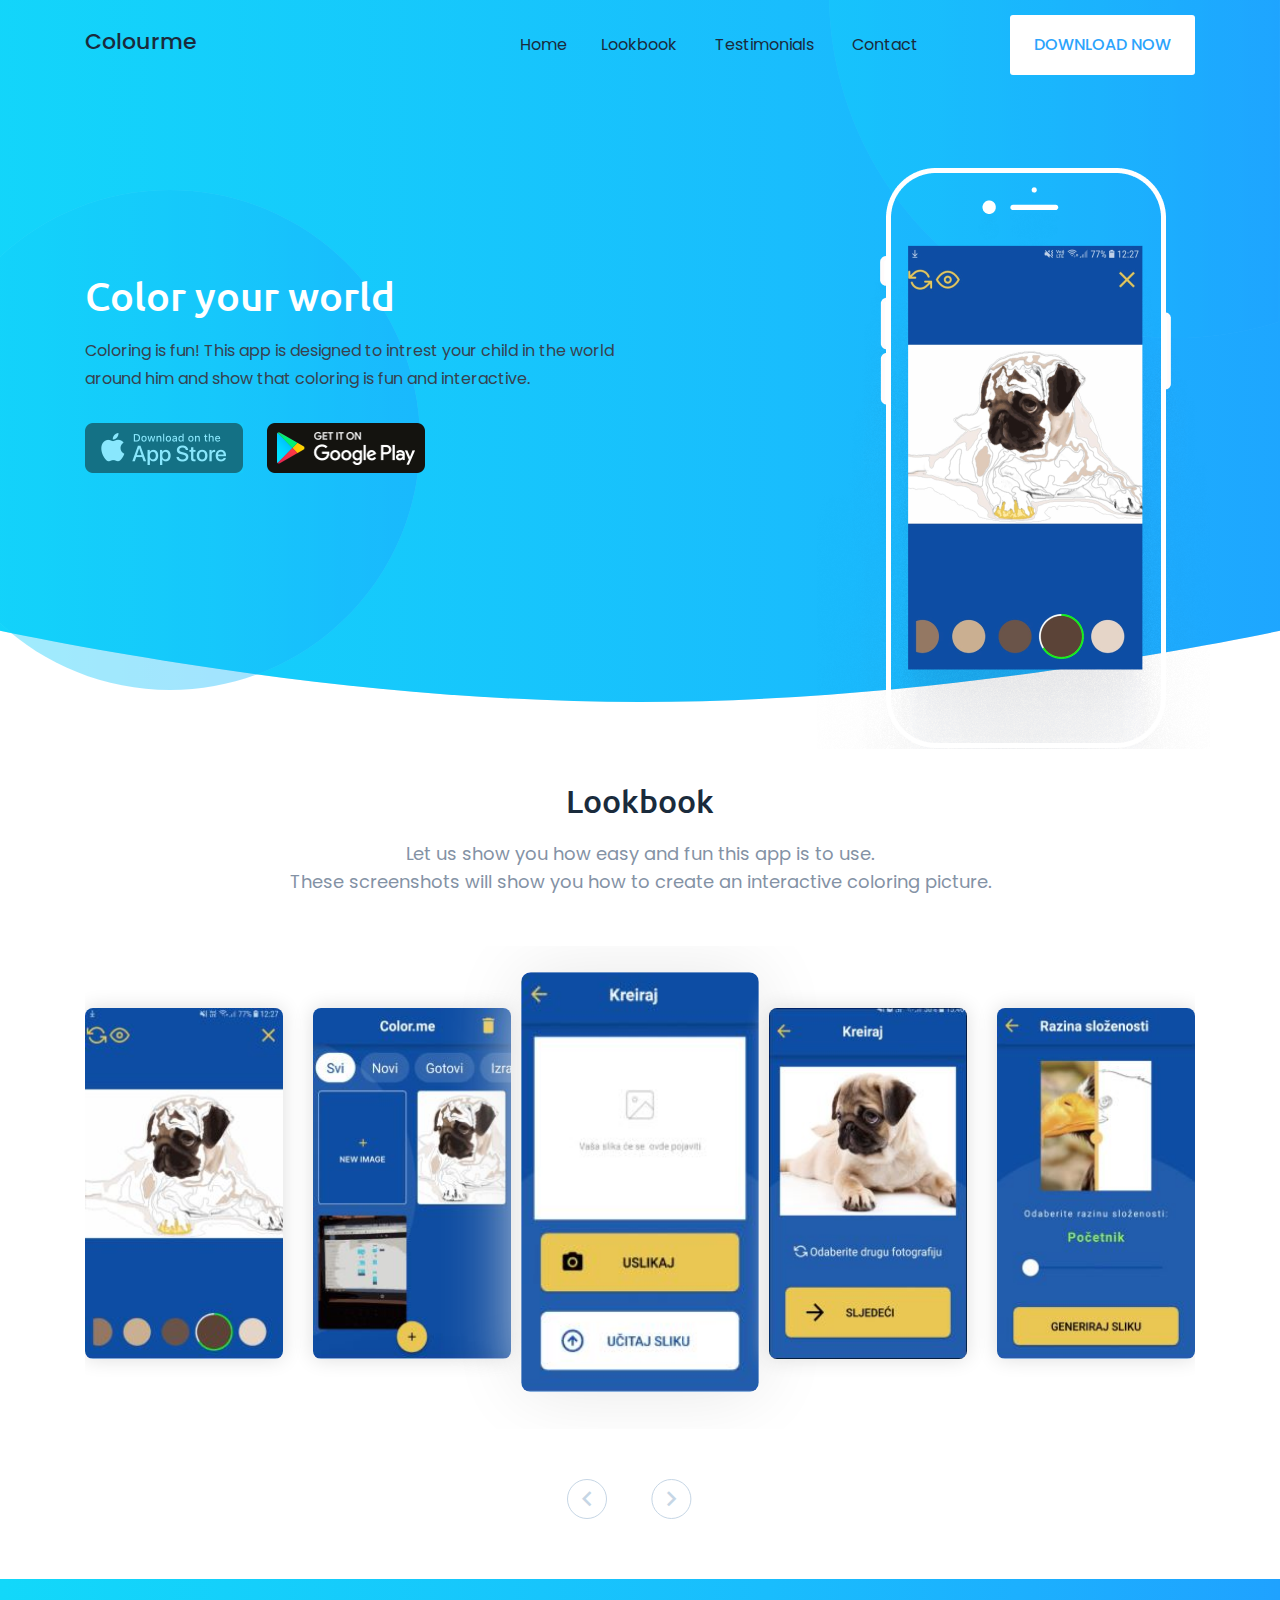
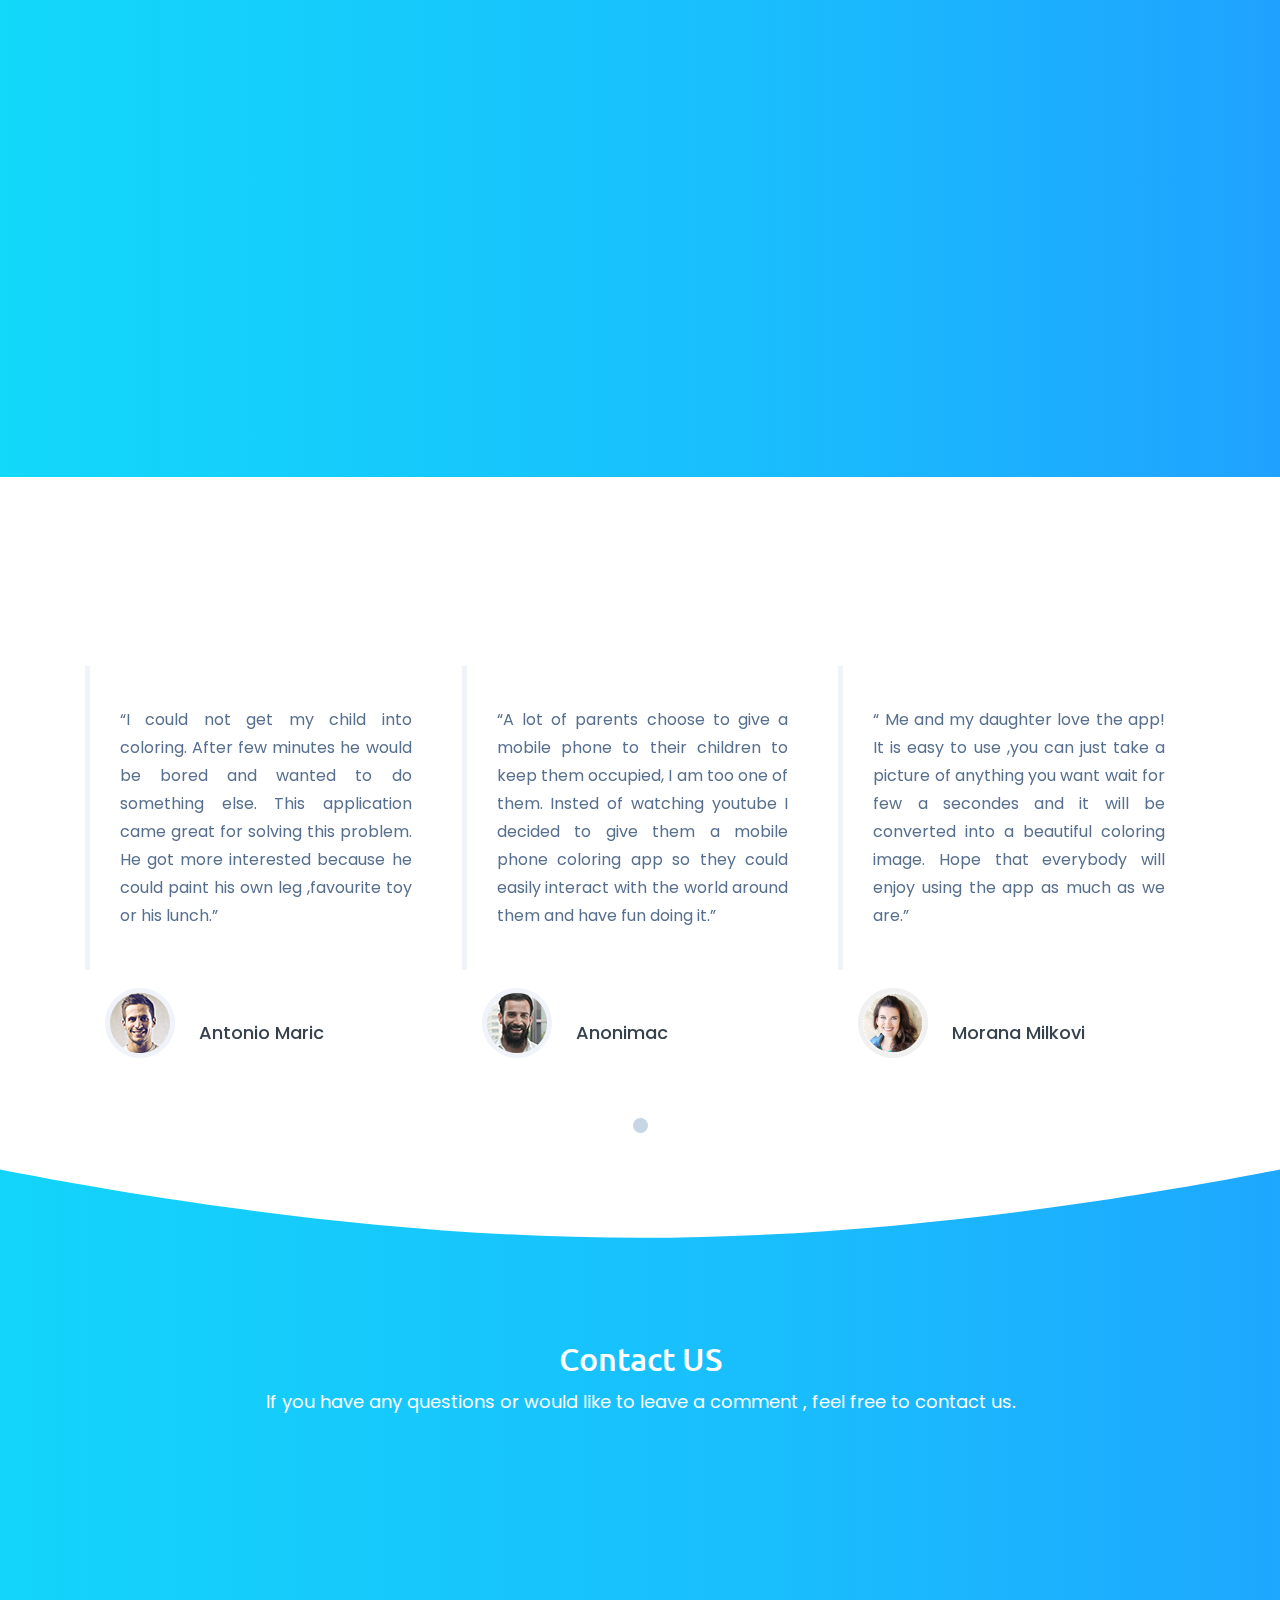
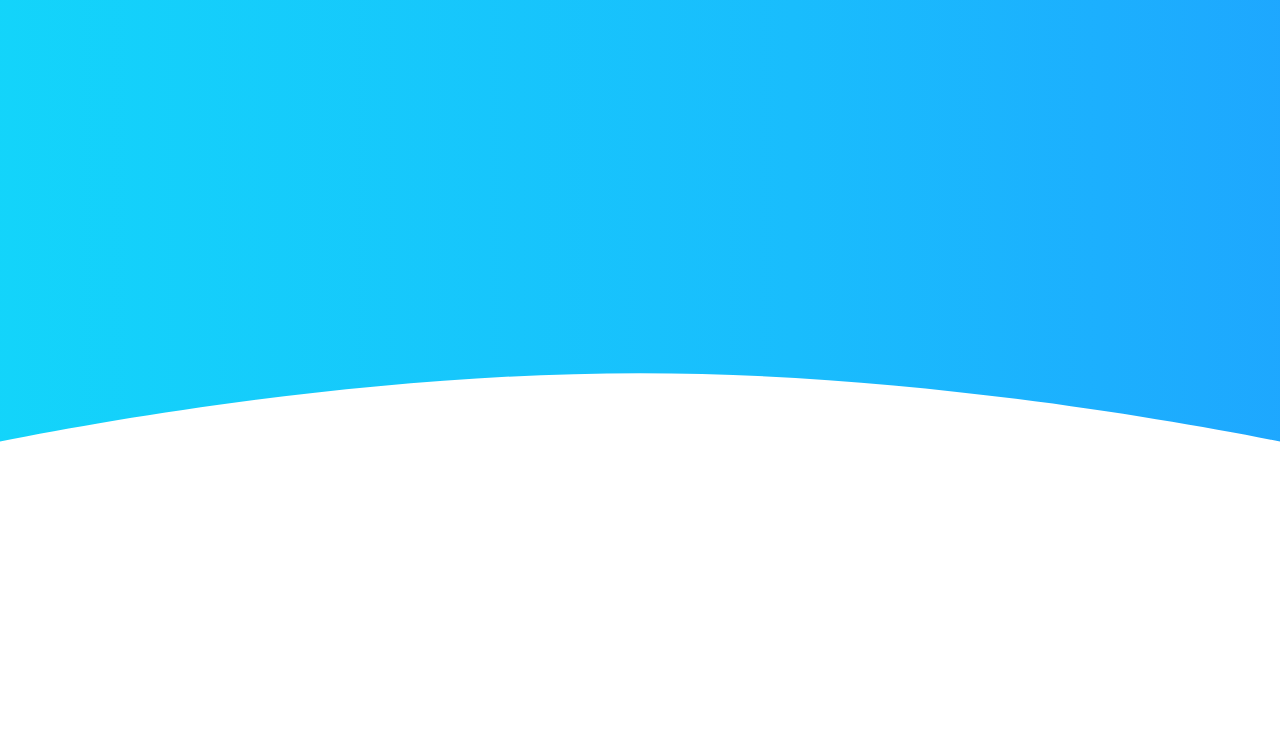
<file: index.html>
<!DOCTYPE html>
<html lang="en">

<head>
    <meta charset="utf-8">
    <meta http-equiv="X-UA-Compatible" content="IE=edge">
    <meta name="viewport" content="width=device-width, initial-scale=1">
    <!-- FAVICON -->
    <link rel="icon" href="assets/img/icon_pencil.png">
    <!-- TITLE -->
    <title>Colourme</title>
    <!-- bootstrap.min.css -->
    <link href="assets/css/bootstrap.min.css" rel="stylesheet">
    <!-- font-awesome.min.css -->
    <link href="assets/css/material-design-iconic-font.min.css" rel="stylesheet">
    <!-- slicknav.min.css -->
    <link href="assets/css/slicknav.min.css" rel="stylesheet">
    <!-- magnific popup.css -->
    <link href="assets/css/magnific-popup.css" rel="stylesheet">
    <!-- owl.css -->
    <link href="assets/css/owl.carousel.css" rel="stylesheet">
    <!-- animate.min.css -->
    <link href="assets/css/animate.min.css" rel="stylesheet">
    <!-- style.css -->
    <link href="style.css" rel="stylesheet">
    <!--[if lt IE 9]>
        <script src="https://oss.maxcdn.com/html5shiv/3.7.2/html5shiv.min.js"></script>
        <script src="https://oss.maxcdn.com/respond/1.4.2/respond.min.js"></script>
        <![endif]-->
</head>

<body class="home7">
    <!--  page loader -->
    <div id="loader-wrapper">
        <div id="loader"></div>
        <div class="loader-section section-left"></div>
        <div class="loader-section section-right"></div>
    </div>
    <!--  page loader end -->
    <div id="home"></div>
    <!--  header area start -->
    <div class="header-area cta3">
        <div class="container">
            <div class="row">
                <div class="col-md-2">
                    <div class="logo cta">
                        <a>Colourme</a>
                    </div>
                </div>
                <div class="col-md-10 text-right">
                    <div class="responsive_menu"></div>
                    <div class="mainmenu">
                        <ul id="nav">
                            <li>
                                <a href="#home">Home</a>
                                <!--<ul class="drop-menu">
            <li><a href="home1.html">Home 1</a></li>
            <li><a href="home2.html">Home 2</a></li>
            <li><a href="home3.html">Home 3</a></li>
            <li><a href="home4.html">Home 4</a></li>
            <li><a href="home5.html">Home 5</a></li>
            <li><a href="home6.html">Home 6</a></li>
            <li><a href="home7.html">Home 7</a></li>
            <li><a href="home8.html">Home 8</a></li>
        </ul>
    </li>
        -->
                                <!--<li><a href="#about">About</a></li>-->
<li><a href="#featured">Lookbook</a></li>
                            <!-- <li><a href="#pricing">Pricing</a></li>-->
                            <li><a href="#testimonial">Testimonials</a></li>
                            <li><a href="#contact">Contact</a></li>
                        </ul>
                        <a href="https://play.google.com/store/apps" class="header-btn">download now</a>
                    </div>
                </div>
            </div>
        </div>
    </div>
    <!--  header area end -->
    <!--  hero area start -->
    <div class="main-hero-area cta7">
        <div class="container">
            <div class="row">
                <div class="col-md-6">
                    <div class="hero-txt">
                        <h1>
                            Color your world
                        </h1>
                        Coloring is fun! This app is designed to intrest your child in the world around him
                        and show that coloring is fun and interactive.
                        </p>
                        <a class="home7-download-btn" ></a>
                        <a class="home7-download-btn2" href="https://play.google.com/store/apps"></a>
                    </div>
                </div>
                <div class="col-md-6 text-right">
                    <div class="home4-hero-mobile wow fadeInDown">
                        <img src="assets/img/desktop-screenshot-coloring.png" alt="">
                    </div>
                </div>
            </div>
        </div>
    </div>
    <!--  hero area start -->
    <!--  about area start -->
    <!--
    <div class="home3-about-area wow fadeInUp" id="about">
        <div class="container">
            <div class="row">
                <div class="col-md-4 text-center">
                    <div class="about-single-item">
                        <div class="about-single-icon">
                            <span style="background: url(assets/img/icon_support_v7.png);"></span>
                        </div>
                        <div class="about-single-content">
                            <h4>24/7 Support</h4>
                            <p>Apps that are not preinstalled are usually available through distribution platforms called app stores.</p>
                        </div>
                    </div>
                </div>
                <div class="col-md-4 text-center">
                    <div class="about-single-item">
                        <div class="about-single-icon">
                            <span style="background: url(assets/img/icon_privacy_v7.png);"></span>
                        </div>
                        <div class="about-single-content">
                            <h4>Data Privacy</h4>
                            <p>Apps that are not preinstalled are usually available through distribution platforms called app stores.</p>
                        </div>
                    </div>
                </div>
                <div class="col-md-4 text-center">
                    <div class="about-single-item">
                        <div class="about-single-icon cta">
                            <span style="background: url(assets/img/icon_code_v7.png);"></span>
                        </div>
                        <div class="about-single-content">
                            <h4>Friendly Code</h4>
                            <p>Apps that are not preinstalled are usually available through distribution platforms called app stores.</p>
                        </div>
                    </div>
                </div>
            </div>
        </div>
    </div>
         -->
    <!--  about area end -->
    <!--  featured area start -->
    <!--
    <div class="featured-area" id="featured">
        <div class="container">
            <div class="row">
                <div class="col-md-12 wow fadeInUp text-center">
                    <div class="featured-title">
                        <h2>Features</h2>
                    </div>
                </div>
            </div>
            <div class="row">
                <div class="col-lg-4 col-md-6 wow fadeInLeft">
                    <div class="featured-single cta11">
                        <span><img src="assets/img/home7-featured-icon1.png" alt=""></span>
                        <div class="featured-single-text">
                            <h4>User Friendly</h4>
                            <p>
                                Most such devices are sold with several
                                <br> apps bundled as installed.
                            </p>
                        </div>
                    </div>
                    <div class="featured-single">
                        <span><img src="assets/img/home7-featured-icon2.png" alt=""></span>
                        <div class="featured-single-text">
                            <h4>Unlimited Features</h4>
                            <p>
                                Most such devices are sold with several
                                <br> apps bundled as installed.
                            </p>
                        </div>
                    </div>
                    <div class="featured-single cta22">
                        <span><img src="assets/img/home7-featured-icon3.png" alt=""></span>
                        <div class="featured-single-text">
                            <h4>Smooth Typography</h4>
                            <p>
                                Most such devices are sold with several
                                <br> apps bundled as installed.
                            </p>
                        </div>
                    </div>
                </div>
                <div class="col-lg-4 wow fadeInUp d-nones">
                    <div class="featured-mobile">
                        <img src="assets/img/featured-mobile.png" alt="">
                    </div>
                </div>
                <div class="col-lg-4 col-md-6 wow fadeInRight">
                    <div class="featured-single cta33">
                        <span><img src="assets/img/home7-featured-icon4.png" alt=""></span>
                        <div class="featured-single-text">
                            <h4>Easy Installation</h4>
                            <p>
                                Most such devices are sold with several
                                <br> apps bundled as installed.
                            </p>
                        </div>
                    </div>
                    <div class="featured-single">
                        <span><img src="assets/img/home7-featured-icon5.png" alt=""></span>
                        <div class="featured-single-text">
                            <h4>Super Fast</h4>
                            <p>
                                Most such devices are sold with several
                                <br> apps bundled as installed.
                            </p>
                        </div>
                    </div>
                    <div class="featured-single cta44">
                        <span><img src="assets/img/home7-featured-icon6.png" alt=""></span>
                        <div class="featured-single-text">
                            <h4>Well Documented</h4>
                            <p>
                                Most such devices are sold with several
                                <br> apps bundled as installed.
                            </p>
                        </div>
                    </div>
                </div>
            </div>
        </div>
    </div>
    -->
    <!--  featured area end -->
    <!--  screenshot area start -->
    <div class="screenshot-area cta3" id="featured" style="padding-top : 5rem">
        <div class="container">
            <div class="row">
                <div class="col-md-12 wow fadeInUp text-center">
                    <div class="section-title">
                        <h2>Lookbook</h2>
                        <p>
                            Let us show you how easy and fun this app is to use.
                            <br />These screenshots will show you how to create an interactive coloring picture.
                        </p>
                    </div>
                </div>
            </div>
            <div class="row">
                <div class="col-md-12">
                    <div class="screenshot-home3-slide">
                        <div class="screenshot-single-slide">
                            <img src="assets/img/take-picture.jpg" alt="">
                        </div>
                        <div class="screenshot-single-slide">
                            <img src="assets/img/generate-picture.jpg" alt="">
                        </div>
                        <div class="screenshot-single-slide">
                            <img src="assets/img/choose-level.jpg" alt="">
                        </div>
                        <div class="screenshot-single-slide">
                            <img src="assets/img/start-coloring.jpg" alt="">
                        </div>
                        <div class="screenshot-single-slide">
                            <img src="assets/img/color.jpg" alt="">
                        </div>
                        <div class="screenshot-single-slide">
                            <img src="assets/img/gallery.jpg" alt="">
                        </div>
                    </div>
                </div>
            </div>
        </div>
    </div>
    <!--  screenshot area end -->
    <!--  video area start -->
    <!--
    <div class="video-area-cta">
        <div class="container">
            <div class="row">
                <div class="col-md-12 wow fadeInUp text-center">
                    <div class="section-title ctas1">
                        <h2>Watch Video</h2>
                        <p>
                            Most such devices are sold with several apps bundled as pre-installed software,
                            <br> such as a web browser, email client, calendar, mapping program.
                        </p>
                    </div>
                    <div class="video-btn-section">
                        <a href="https://www.youtube.com/watch?v=0WWzgGyAH6Y" class="video-btn mfp-iframe">
                            <img src="assets/img/video-icon.png" alt="">
                        </a>
                    </div>
                </div>
            </div>
        </div>
    </div>
     -->
    <!--  video area end -->
    <!--  pricing area start -->
    <!--
    <div class="pricng-area wow fadeInUp" id="pricing">
        <div class="container">
            <div class="row">
                <div class="col-md-12 text-center">
                    <div class="section-title cta-pricing">
                        <h2>Pricing</h2>
                        <p>
                            Most such devices are sold with several apps bundled as pre-installed software,
                            <br> such as a web browser, email client, calendar, mapping program.
                        </p>
                    </div>
                </div>
            </div>
            <div class="row">
                <div class="col-lg-10 offset-lg-1 col-md-12">
                    <div class="row">
                        <div class="col-md-4 ctas-p text-center">
                            <div class="single-pricing ct7">
                                <h5>Basic</h5>
                                <h4>$10 <span>/mo</span></h4>
                                <ul>
                                    <li>1 user</li>
                                    <li>10 projects</li>
                                    <li>access to all features</li>
                                    <li>24/7 support</li>
                                </ul>
                                <a href="#" class="price-btn">ordre now</a>
                            </div>
                        </div>
                        <div class="col-md-4 text-center">
                            <div class="single-pricing">
                                <h5>Standard</h5>
                                <h4>$20 <span>/mo</span></h4>
                                <ul>
                                    <li>3 user</li>
                                    <li>20 projects</li>
                                    <li>access to all features</li>
                                    <li>24/7 support</li>
                                </ul>
                                <a href="#" class="price-btn">ordre now</a>
                            </div>
                        </div>
                        <div class="col-md-4 ctass-p text-center">
                            <div class="single-pricing ct8">
                                <h5>Premium</h5>
                                <h4>$40 <span>/mo</span></h4>
                                <ul>
                                    <li>7 user</li>
                                    <li>10 projects</li>
                                    <li>access to all features</li>
                                    <li>24/7 support</li>
                                </ul>
                                <a href="#" class="price-btn">ordre now</a>
                            </div>
                        </div>
                    </div>
                </div>
            </div>
        </div>
    </div>
        -->
    <!--  pricing area end -->
    <!--  get area start -->
    <div class="get-area">
        <div class="container">
            <div class="row">
                <div class="col-md-4 wow fadeInRight">
                    <div class="get-app-right">
                        <img src="assets/img/double-screen.png" alt="">
                    </div>
                </div>
                <div class="col-lg-7 offset-lg-1 col-md-10 wow fadeInRight">
                    <div class="get-area-left">
                        <h1>Get The App Now</h1>
                        <p>Mobile apps were originally offered for general productivity information retrieval, including email, calendar, contacts, stock market and weather information. public demand and the availability of developer tools drove rapid expansion into other categories, such as those handled.</p>
                        <div class="get-app-mobile-app">
                            <a  class="home7-get-btn"></a>
                            <a href="https://play.google.com/store/apps" class="home7-get-btn2"></a>
                        </div>
                    </div>
                </div>
            </div>
        </div>
    </div>
    <!--  get area end -->
    <!--  testimonial area start -->
    <div class="testimonial-area cta" id="testimonial" >
        
        <div class="container">
            <div class="row">
                <div class="col-md-12 wow fadeInUp text-center">
                    <div class="section-title">
                        <h2>Testimonials</h2>
                        <p>
                            Here you can read feadbacks from app users. <br />
                            We would appriciate if you too left your opinion.
                        </p>
                    </div>
                </div>
            </div>
            <div class="row">
                <div class="col-md-12">
                    <div class="testimonial-slide">
                        <div class="testimonial-single-slide">
                            <div class="testimonial-slide-content">
                                <p>“I could not get my child into coloring. After few minutes he would be bored and wanted to do something else. This application came great for solving this problem. He got more interested because he could paint his own leg ,favourite toy or his lunch.”</p>
                            </div>
                            <div class="testimonial-slide-meta">
                                <img src="assets/img/profile3.png" alt="">
                                <span class="testimonial-meta">
                                    <span class="meta-title">Antonio Maric</span>
                                    <br>
                                    <!-- <span class="meta-content">CEO, Imagine Dragon Inc.</span>-->
                                </span>
                            </div>
                        </div>

                        <!--
                        <div class="testimonial-single-slide">
                            <div class="testimonial-slide-content">
                                <p>“Developing apps for mobile devices requires considering the constraints and features of these devices. Mobile devices run on battery and have less powerful processors.”</p>
                            </div>
                            <div class="testimonial-slide-meta">
                                <img src="assets/img/no-profile-picture.png" alt="">
                                <span class="testimonial-meta">
                                    <span class="meta-title">Morana Milkovic</span>
                                    <br>
                                    <span class="meta-content">Android Developer, SW&Z</span>
                                </span>
                            </div>
                        </div>
                            -->
                        <div class="testimonial-single-slide" >
                            <div class="testimonial-slide-content">
                                <p>“A lot of parents choose to give a mobile phone to their children to keep them occupied, I am too one of them. Insted of watching youtube I decided to give them a mobile phone coloring app so they could easily interact with the world around them and have fun doing it.”</p>
                            </div>
                            <div class="testimonial-slide-meta">
                                <img src="assets/img/profile2.png" alt="">
                                <span class="testimonial-meta">
                                    <span class="meta-title">Anonimac</span>
                                    <br>
                                    <!-- <span class="meta-content">SEO Specialist, Singleappel</span>-->
                                </span>

                            </div>
                        </div>
                        <div class="testimonial-single-slide" >
                            <div class="testimonial-slide-content">
                                <p>
                                    “ Me and my daughter love the app! It is easy to use ,you can just take a picture of anything you want wait for few a secondes and it will be converted  into a beautiful coloring image. Hope that everybody will enjoy using the app  as much as we are.”
                                </p>
                            </div>
                            <div class="testimonial-slide-meta">
                                <img src="assets/img/profile1.png" alt="">
                                <span class="testimonial-meta">
                                    <span class="meta-title">Morana Milkovi</span>
                                    <br>
                                    <!-- <span class="meta-content">Android Developer, SW&Z</span>-->
                                </span>
                            </div>
                        </div>
                    </div>
                </div>
            </div>
        </div>
    </div>
    <!--  counter area end -->
    <!--  blog area start -->
    <!--
    <div class="blog-slide-area cta3">
        <div class="container">
            <div class="row">
                <div class="col-md-12 wow fadeInUp text-center">
                    <div class="section-title">
                        <h2>Blog</h2>
                        <p>
                            Most such devices are sold with several apps bundled as pre-installed software,
                            <br> such as a web browser, email client, calendar, mapping program.
                        </p>
                    </div>
                </div>
            </div>
            <div class="row">
                <div class="col- col-md-12">
                    <div class="blog-slide">
                        <div class="blog-single-slide">
                            <img src="assets/img/home3-blog-img1.jpg" alt="">
                            <div class="blog-slide-text">
                                <p>By <span class="blog-meta">Pamela Reid</span> <span class="blod-dates">January 16, 2018</span></p>
                                <h4><a href="#">5 Ways to From Your Mobile</a></h4>
                                <p class="cta-meta">Developing apps for mobile devices requires considering the constraints and features of these devices...</p>
                            </div>
                        </div>
                        <div class="blog-single-slide">
                            <img src="assets/img/home3-blog-img2.jpg" alt="">
                            <div class="blog-slide-text">
                                <p>By <span class="blog-meta">Jerry Myers</span> <span class="blod-dates">January 16, 2018</span></p>
                                <h4><a href="#">The Best of, so far</a></h4>
                                <p class="cta-meta">Developing apps for mobile devices requires considering the constraints and features of these devices...</p>
                            </div>
                        </div>
                        <div class="blog-single-slide">
                            <img src="assets/img/home3-blog-img3.jpg" alt="">
                            <div class="blog-slide-text">
                                <p>By <span class="blog-meta">Nicole Adams</span> <span class="blod-dates">January 16, 2018</span></p>
                                <h4><a href="#">All the trends we this year</a></h4>
                                <p class="cta-meta">Developing apps for mobile devices requires considering the constraints and features of these devices...</p>
                            </div>
                        </div>
                        <div class="blog-single-slide">
                            <img src="assets/img/home3-blog-img1.jpg" alt="">
                            <div class="blog-slide-text">
                                <p>By <span class="blog-meta">Pamela Reid</span> <span class="blod-dates">January 16, 2018</span></p>
                                <h4><a href="#">5 Ways to From Your Mobile</a></h4>
                                <p class="cta-meta">Developing apps for mobile devices requires considering the constraints and features of these devices...</p>
                            </div>
                        </div>
                        <div class="blog-single-slide">
                            <img src="assets/img/home3-blog-img2.jpg" alt="">
                            <div class="blog-slide-text">
                                <p>By <span class="blog-meta">Jerry Myers</span> <span class="blod-dates">January 16, 2018</span></p>
                                <h4><a href="#">The Best of, so far</a></h4>
                                <p class="cta-meta">Developing apps for mobile devices requires considering the constraints and features of these devices...</p>
                            </div>
                        </div>
                        <div class="blog-single-slide">
                            <img src="assets/img/home3-blog-img3.jpg" alt="">
                            <div class="blog-slide-text">
                                <p>By <span class="blog-meta">Nicole Adams</span> <span class="blod-dates">January 16, 2018</span></p>
                                <h4><a href="#">All the we loved this year</a></h4>
                                <p class="cta-meta">Developing apps for mobile devices requires considering the constraints and features of these devices...</p>
                            </div>
                        </div>
                        <div class="blog-single-slide">
                            <img src="assets/img/home3-blog-img2.jpg" alt="">
                            <div class="blog-slide-text">
                                <p>By <span class="blog-meta">Nicole Adams</span> <span class="blod-dates">January 16, 2018</span></p>
                                <h4><a href="#">All the we loved this year</a></h4>
                                <p class="cta-meta">Developing apps for mobile devices requires considering the constraints and features of these devices...</p>
                            </div>
                        </div>
                    </div>
                </div>
            </div>
        </div>
    </div>
        -->
    <!--  blog area end -->
    <!--  contact area start -->

    <div class="contact-area cta3" id="contact">
        <div class="container">
            <div class="row">
                <div class="col-md-12 text-center">
                    <div class="section-title ctas1">
                        <h2>Contact US</h2>
                        <p>
                            If you have any questions or would like to leave a comment , feel free to contact us.
                        </p>
                    </div>
                </div>
            </div>
            <div class="row">
                <div class="col-lg-4 offset-lg-1 col-md-6 wow fadeInRight">
                    <div class="contact-form-right">
                        <!-- <div class="contact-form-right-single">
        <img src="assets/img/home7-contact-icon1.png" alt="">
        <a href="tel:4354089068">435 408 9068</a>
    </div>-->
                        <div class="contact-form-right-single">
                            <img src="assets/img/home7-contact-icon2.png" alt="">
                            <a href="mailto:mail@mail.com">mail@mail.com</a>
                        </div>
                        <div class="contact-form-right-single">
                            <img src="assets/img/home7-contact-icon3.png" alt="">
                            <p> 3145 Beeghley Street Valley Mills Texas 76689</p>
                        </div>
                    </div>
                </div>

                
                <div class="col-md-6 wow fadeInLeft">
                    <div class="contact-form">
                      
                        <form action="contact.php" method="POST" class="form">
                            <div class="row">
                                <div class="col-lg-6">
                                    <input type="text" name="name" placeholder="Full Name">
                                </div>
                                <div class="col-lg-6">
                                    <input type="email" name="email" placeholder="Email">
                                </div>
                                <div class="col-lg-12">
                                    <input type="text" name="subject" placeholder="Subject">
                                </div>
                                <div class="col-lg-12">
                                    <textarea name="message" placeholder="Message"></textarea>
                                </div>
                                <div class="col-lg-12">
                                    <input type="submit" name="send" value="Send message">
                                </div>
                            </div>
                        </form>
                    </div>
                </div>
            </div>
        </div>
    </div>
    <!--  contact area end -->
    <!--  footer area start -->
    <div class="footer-area cta3 wow fadeInUp">
        <div class="container">
            <div class="row">
                <div class="col-md-12 text-center">
                    <div class="footer-menu">
                        <ul id="footer-list">
                            <li><a href="#home">Home</a></li>
                            <!--  <li><a href="#">About</a></li>-->
                            <li><a href="#featured">Lookbook</a></li>
                            <!-- <li><a href="#">Pricing</a></li>-->
                            <li><a href="#testimonial">Testimonials</a></li>
                            <li><a href="#contact">Contact</a></li>
                        </ul>
                    </div>
                </div>
            </div>
            <div class="row">
                <div class="col-md-12 text-center">
                    <div class="footer-social-icon">
                        <a href="#"><i class='zmdi zmdi-facebook'></i></a>
                        <a href="#"><i class='zmdi zmdi-twitter'></i></a>
                        <a href="#"><i class='zmdi zmdi-linkedin'></i></a>
                        <a href="#"><i class='zmdi zmdi-instagram'></i></a>
                        <a href="#"><i class='zmdi zmdi-google-plus'></i></a>
                    </div>
                </div>
            </div>
            <div class="row">
                <div class="col-md-12 text-center">
                    <div class="footer-logo">
                        <h4><a href="index.html">Colourme</a></h4>
                    </div>
                </div>
            </div>
            <div class="row">
                <div class="col-md-12 text-center">
                    <div class="footer-title">
                        <p>&copy; 2018 All Right Revervd by <a href="index.html">CrazyCafe</a></p>
                    </div>
                </div>
            </div>
        </div>
    </div>
    <!--  footer area end -->
    <!-- jquery.js -->
    <script src="assets/js/jquery.js"></script>
    <!-- jquery.popper.min.js -->
    <script src="assets/js/popper.min.js"></script>
    <!-- bootstrap.min.js -->
    <script src="assets/js/bootstrap.min.js"></script>
    <!-- jquery.slicknav.min.js -->
    <script src="assets/js/jquery.slicknav.min.js"></script>
    <!-- jquery.magnific.min.js -->
    <script src="assets/js/jquery.magnific-popup.min.js"></script>
    <!-- jquery.is sticky.min.js -->
    <script src="assets/js/jquery.sticky.js"></script>
    <!-- jquery.owl.min.js -->
    <script src="assets/js/owl.carousel.min.js"></script>
    <!-- jquery.wow.min.js -->
    <script src="assets/js/wow.min.js"></script>
    <!-- main.js -->
    <script src="assets/js/main.js"></script>
</body>

</html>
</file>
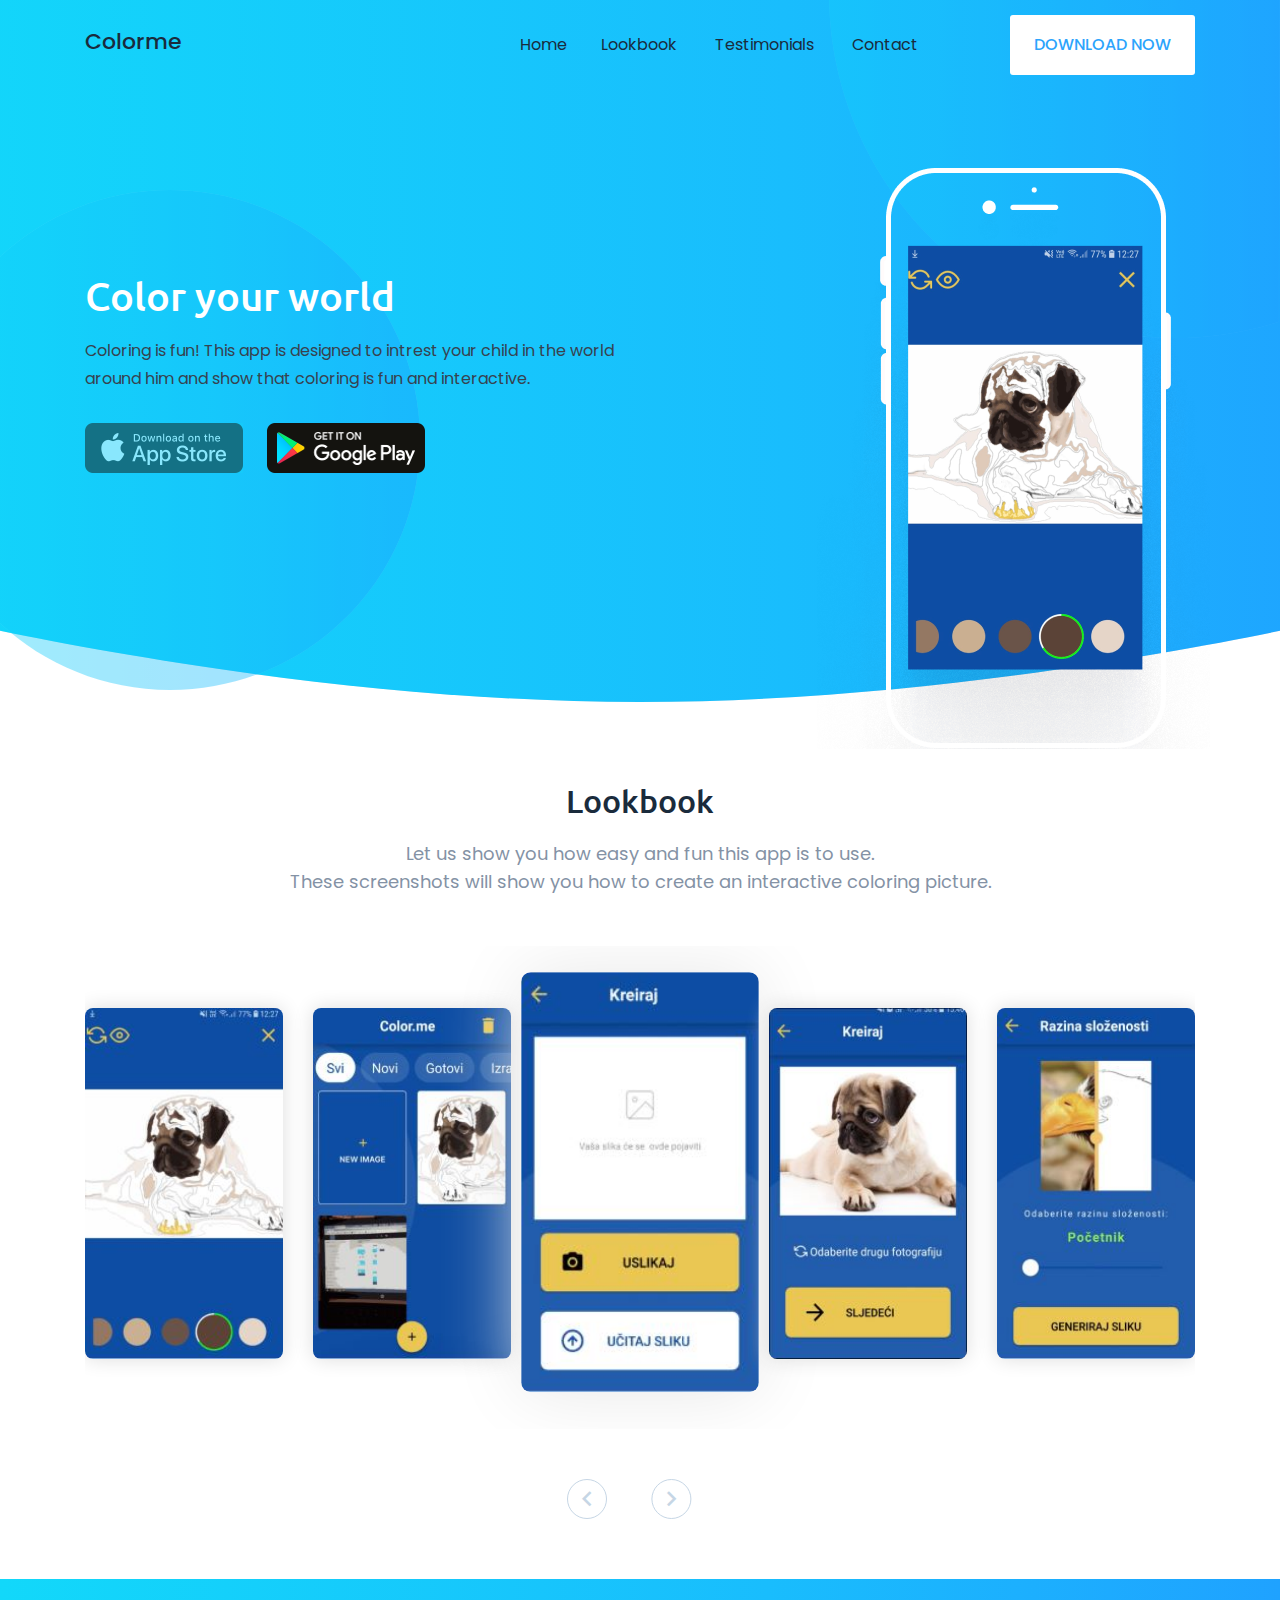
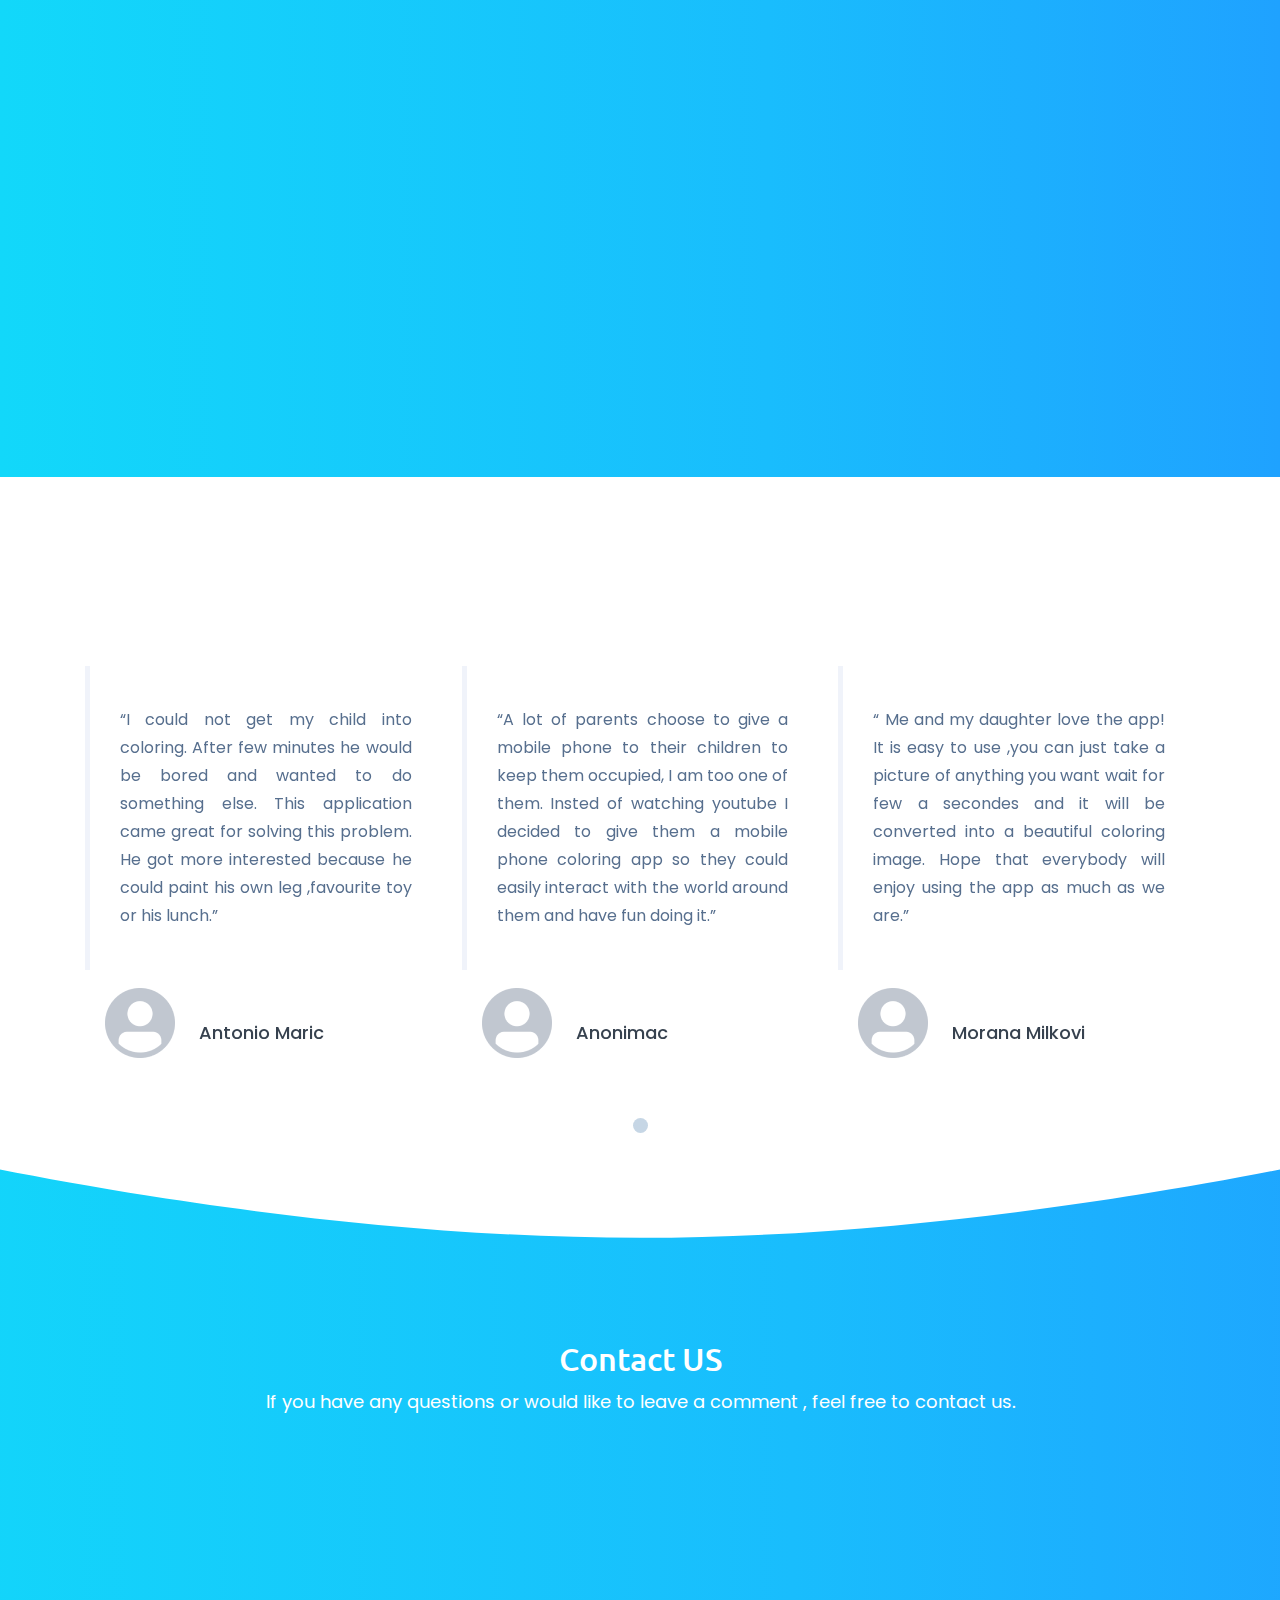
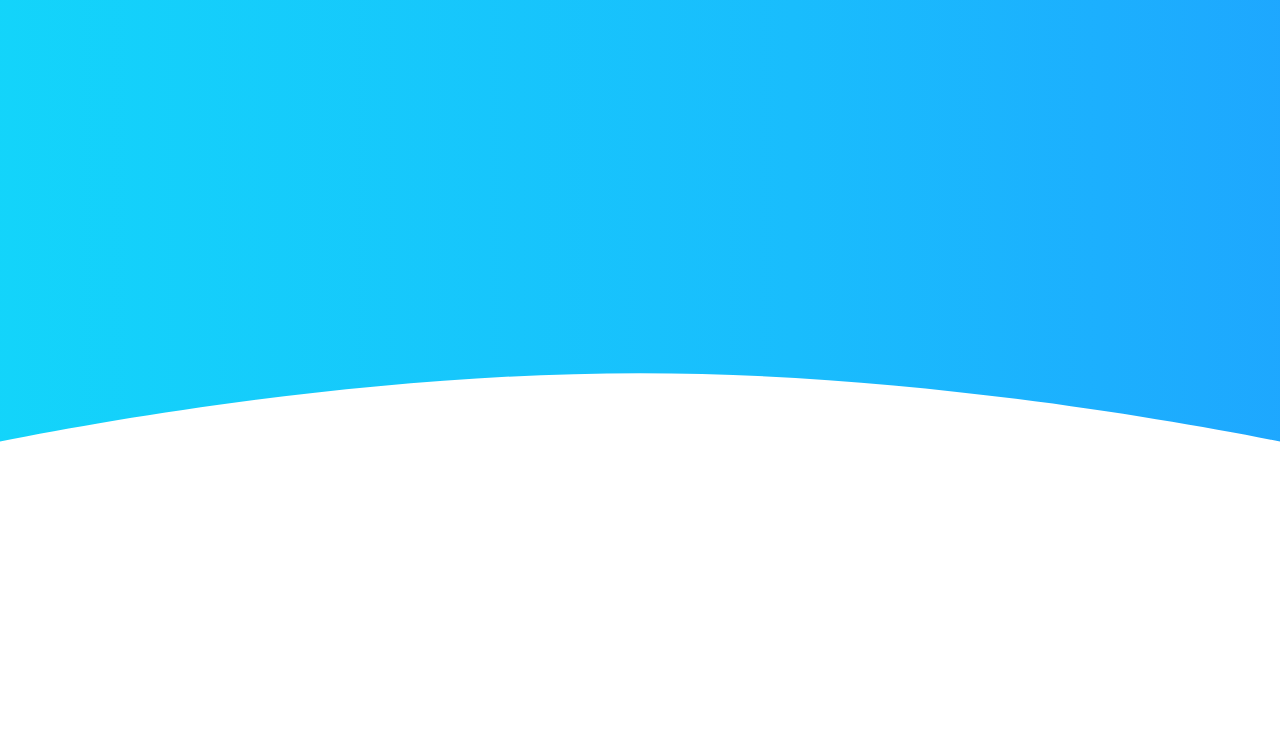
<file: home7.html>
<!DOCTYPE html>
<html lang="en">

<head>
    <meta charset="utf-8">
    <meta http-equiv="X-UA-Compatible" content="IE=edge">
    <meta name="viewport" content="width=device-width, initial-scale=1">
    <!-- FAVICON -->
    <link rel="icon" href="assets/img/icon_pencil.png">
    <!-- TITLE -->
    <title>Colorme</title>
    <!-- bootstrap.min.css -->
    <link href="assets/css/bootstrap.min.css" rel="stylesheet">
    <!-- font-awesome.min.css -->
    <link href="assets/css/material-design-iconic-font.min.css" rel="stylesheet">
    <!-- slicknav.min.css -->
    <link href="assets/css/slicknav.min.css" rel="stylesheet">
    <!-- magnific popup.css -->
    <link href="assets/css/magnific-popup.css" rel="stylesheet">
    <!-- owl.css -->
    <link href="assets/css/owl.carousel.css" rel="stylesheet">
    <!-- animate.min.css -->
    <link href="assets/css/animate.min.css" rel="stylesheet">
    <!-- style.css -->
    <link href="style.css" rel="stylesheet">
    <!--[if lt IE 9]>
        <script src="https://oss.maxcdn.com/html5shiv/3.7.2/html5shiv.min.js"></script>
        <script src="https://oss.maxcdn.com/respond/1.4.2/respond.min.js"></script>
        <![endif]-->
</head>

<body class="home7">
    <!--  page loader -->
    <div id="loader-wrapper">
        <div id="loader"></div>
        <div class="loader-section section-left"></div>
        <div class="loader-section section-right"></div>
    </div>
    <!--  page loader end -->
    <div id="home"></div>
    <!--  header area start -->
    <div class="header-area cta3">
        <div class="container">
            <div class="row">
                <div class="col-md-2">
                    <div class="logo cta">
                        <a>Colorme</a>
                    </div>
                </div>
                <div class="col-md-10 text-right">
                    <div class="responsive_menu"></div>
                    <div class="mainmenu">
                        <ul id="nav">
                            <li>
                                <a href="#home">Home</a>
                                <!--<ul class="drop-menu">
            <li><a href="home1.html">Home 1</a></li>
            <li><a href="home2.html">Home 2</a></li>
            <li><a href="home3.html">Home 3</a></li>
            <li><a href="home4.html">Home 4</a></li>
            <li><a href="home5.html">Home 5</a></li>
            <li><a href="home6.html">Home 6</a></li>
            <li><a href="home7.html">Home 7</a></li>
            <li><a href="home8.html">Home 8</a></li>
        </ul>
    </li>
        -->
                                <!--<li><a href="#about">About</a></li>-->
<li><a href="#featured">Lookbook</a></li>
                            <!-- <li><a href="#pricing">Pricing</a></li>-->
                            <li><a href="#testimonial">Testimonials</a></li>
                            <li><a href="#contact">Contact</a></li>
                        </ul>
                        <a href="https://play.google.com/store/apps" class="header-btn">download now</a>
                    </div>
                </div>
            </div>
        </div>
    </div>
    <!--  header area end -->
    <!--  hero area start -->
    <div class="main-hero-area cta7">
        <div class="container">
            <div class="row">
                <div class="col-md-6">
                    <div class="hero-txt">
                        <h1>
                            Color your world
                        </h1>
                        Coloring is fun! This app is designed to intrest your child in the world around him
                        and show that coloring is fun and interactive.
                        </p>
                        <a class="home7-download-btn" ></a>
                        <a class="home7-download-btn2" href="https://play.google.com/store/apps"></a>
                    </div>
                </div>
                <div class="col-md-6 text-right">
                    <div class="home4-hero-mobile wow fadeInDown">
                        <img src="assets/img/desktop-screenshot-coloring.png" alt="">
                    </div>
                </div>
            </div>
        </div>
    </div>
    <!--  hero area start -->
    <!--  about area start -->
    <!--
    <div class="home3-about-area wow fadeInUp" id="about">
        <div class="container">
            <div class="row">
                <div class="col-md-4 text-center">
                    <div class="about-single-item">
                        <div class="about-single-icon">
                            <span style="background: url(assets/img/icon_support_v7.png);"></span>
                        </div>
                        <div class="about-single-content">
                            <h4>24/7 Support</h4>
                            <p>Apps that are not preinstalled are usually available through distribution platforms called app stores.</p>
                        </div>
                    </div>
                </div>
                <div class="col-md-4 text-center">
                    <div class="about-single-item">
                        <div class="about-single-icon">
                            <span style="background: url(assets/img/icon_privacy_v7.png);"></span>
                        </div>
                        <div class="about-single-content">
                            <h4>Data Privacy</h4>
                            <p>Apps that are not preinstalled are usually available through distribution platforms called app stores.</p>
                        </div>
                    </div>
                </div>
                <div class="col-md-4 text-center">
                    <div class="about-single-item">
                        <div class="about-single-icon cta">
                            <span style="background: url(assets/img/icon_code_v7.png);"></span>
                        </div>
                        <div class="about-single-content">
                            <h4>Friendly Code</h4>
                            <p>Apps that are not preinstalled are usually available through distribution platforms called app stores.</p>
                        </div>
                    </div>
                </div>
            </div>
        </div>
    </div>
         -->
    <!--  about area end -->
    <!--  featured area start -->
    <!--
    <div class="featured-area" id="featured">
        <div class="container">
            <div class="row">
                <div class="col-md-12 wow fadeInUp text-center">
                    <div class="featured-title">
                        <h2>Features</h2>
                    </div>
                </div>
            </div>
            <div class="row">
                <div class="col-lg-4 col-md-6 wow fadeInLeft">
                    <div class="featured-single cta11">
                        <span><img src="assets/img/home7-featured-icon1.png" alt=""></span>
                        <div class="featured-single-text">
                            <h4>User Friendly</h4>
                            <p>
                                Most such devices are sold with several
                                <br> apps bundled as installed.
                            </p>
                        </div>
                    </div>
                    <div class="featured-single">
                        <span><img src="assets/img/home7-featured-icon2.png" alt=""></span>
                        <div class="featured-single-text">
                            <h4>Unlimited Features</h4>
                            <p>
                                Most such devices are sold with several
                                <br> apps bundled as installed.
                            </p>
                        </div>
                    </div>
                    <div class="featured-single cta22">
                        <span><img src="assets/img/home7-featured-icon3.png" alt=""></span>
                        <div class="featured-single-text">
                            <h4>Smooth Typography</h4>
                            <p>
                                Most such devices are sold with several
                                <br> apps bundled as installed.
                            </p>
                        </div>
                    </div>
                </div>
                <div class="col-lg-4 wow fadeInUp d-nones">
                    <div class="featured-mobile">
                        <img src="assets/img/featured-mobile.png" alt="">
                    </div>
                </div>
                <div class="col-lg-4 col-md-6 wow fadeInRight">
                    <div class="featured-single cta33">
                        <span><img src="assets/img/home7-featured-icon4.png" alt=""></span>
                        <div class="featured-single-text">
                            <h4>Easy Installation</h4>
                            <p>
                                Most such devices are sold with several
                                <br> apps bundled as installed.
                            </p>
                        </div>
                    </div>
                    <div class="featured-single">
                        <span><img src="assets/img/home7-featured-icon5.png" alt=""></span>
                        <div class="featured-single-text">
                            <h4>Super Fast</h4>
                            <p>
                                Most such devices are sold with several
                                <br> apps bundled as installed.
                            </p>
                        </div>
                    </div>
                    <div class="featured-single cta44">
                        <span><img src="assets/img/home7-featured-icon6.png" alt=""></span>
                        <div class="featured-single-text">
                            <h4>Well Documented</h4>
                            <p>
                                Most such devices are sold with several
                                <br> apps bundled as installed.
                            </p>
                        </div>
                    </div>
                </div>
            </div>
        </div>
    </div>
    -->
    <!--  featured area end -->
    <!--  screenshot area start -->
    <div class="screenshot-area cta3" id="featured" style="padding-top : 5rem">
        <div class="container">
            <div class="row">
                <div class="col-md-12 wow fadeInUp text-center">
                    <div class="section-title">
                        <h2>Lookbook</h2>
                        <p>
                            Let us show you how easy and fun this app is to use.
                            <br />These screenshots will show you how to create an interactive coloring picture.
                        </p>
                    </div>
                </div>
            </div>
            <div class="row">
                <div class="col-md-12">
                    <div class="screenshot-home3-slide">
                        <div class="screenshot-single-slide">
                            <img src="assets/img/take-picture.jpg" alt="">
                        </div>
                        <div class="screenshot-single-slide">
                            <img src="assets/img/generate-picture.jpg" alt="">
                        </div>
                        <div class="screenshot-single-slide">
                            <img src="assets/img/choose-level.jpg" alt="">
                        </div>
                        <div class="screenshot-single-slide">
                            <img src="assets/img/start-coloring.jpg" alt="">
                        </div>
                        <div class="screenshot-single-slide">
                            <img src="assets/img/color.jpg" alt="">
                        </div>
                        <div class="screenshot-single-slide">
                            <img src="assets/img/gallery.jpg" alt="">
                        </div>
                    </div>
                </div>
            </div>
        </div>
    </div>
    <!--  screenshot area end -->
    <!--  video area start -->
    <!--
    <div class="video-area-cta">
        <div class="container">
            <div class="row">
                <div class="col-md-12 wow fadeInUp text-center">
                    <div class="section-title ctas1">
                        <h2>Watch Video</h2>
                        <p>
                            Most such devices are sold with several apps bundled as pre-installed software,
                            <br> such as a web browser, email client, calendar, mapping program.
                        </p>
                    </div>
                    <div class="video-btn-section">
                        <a href="https://www.youtube.com/watch?v=0WWzgGyAH6Y" class="video-btn mfp-iframe">
                            <img src="assets/img/video-icon.png" alt="">
                        </a>
                    </div>
                </div>
            </div>
        </div>
    </div>
     -->
    <!--  video area end -->
    <!--  pricing area start -->
    <!--
    <div class="pricng-area wow fadeInUp" id="pricing">
        <div class="container">
            <div class="row">
                <div class="col-md-12 text-center">
                    <div class="section-title cta-pricing">
                        <h2>Pricing</h2>
                        <p>
                            Most such devices are sold with several apps bundled as pre-installed software,
                            <br> such as a web browser, email client, calendar, mapping program.
                        </p>
                    </div>
                </div>
            </div>
            <div class="row">
                <div class="col-lg-10 offset-lg-1 col-md-12">
                    <div class="row">
                        <div class="col-md-4 ctas-p text-center">
                            <div class="single-pricing ct7">
                                <h5>Basic</h5>
                                <h4>$10 <span>/mo</span></h4>
                                <ul>
                                    <li>1 user</li>
                                    <li>10 projects</li>
                                    <li>access to all features</li>
                                    <li>24/7 support</li>
                                </ul>
                                <a href="#" class="price-btn">ordre now</a>
                            </div>
                        </div>
                        <div class="col-md-4 text-center">
                            <div class="single-pricing">
                                <h5>Standard</h5>
                                <h4>$20 <span>/mo</span></h4>
                                <ul>
                                    <li>3 user</li>
                                    <li>20 projects</li>
                                    <li>access to all features</li>
                                    <li>24/7 support</li>
                                </ul>
                                <a href="#" class="price-btn">ordre now</a>
                            </div>
                        </div>
                        <div class="col-md-4 ctass-p text-center">
                            <div class="single-pricing ct8">
                                <h5>Premium</h5>
                                <h4>$40 <span>/mo</span></h4>
                                <ul>
                                    <li>7 user</li>
                                    <li>10 projects</li>
                                    <li>access to all features</li>
                                    <li>24/7 support</li>
                                </ul>
                                <a href="#" class="price-btn">ordre now</a>
                            </div>
                        </div>
                    </div>
                </div>
            </div>
        </div>
    </div>
        -->
    <!--  pricing area end -->
    <!--  get area start -->
    <div class="get-area">
        <div class="container">
            <div class="row">
                <div class="col-md-4 wow fadeInRight">
                    <div class="get-app-right">
                        <img src="assets/img/double-screen.png" alt="">
                    </div>
                </div>
                <div class="col-lg-7 offset-lg-1 col-md-10 wow fadeInRight">
                    <div class="get-area-left">
                        <h1>Get The App Now</h1>
                        <p>Mobile apps were originally offered for general productivity information retrieval, including email, calendar, contacts, stock market and weather information. public demand and the availability of developer tools drove rapid expansion into other categories, such as those handled.</p>
                        <div class="get-app-mobile-app">
                            <a  class="home7-get-btn"></a>
                            <a href="https://play.google.com/store/apps" class="home7-get-btn2"></a>
                        </div>
                    </div>
                </div>
            </div>
        </div>
    </div>
    <!--  get area end -->
    <!--  testimonial area start -->
    <div class="testimonial-area cta" id="testimonial" >
        
        <div class="container">
            <div class="row">
                <div class="col-md-12 wow fadeInUp text-center">
                    <div class="section-title">
                        <h2>Testimonials</h2>
                        <p>
                            Here you can read feadbacks from app users. <br />
                            We would appriciate if you too left your opinion.
                        </p>
                    </div>
                </div>
            </div>
            <div class="row">
                <div class="col-md-12">
                    <div class="testimonial-slide">
                        <div class="testimonial-single-slide">
                            <div class="testimonial-slide-content">
                                <p>“I could not get my child into coloring. After few minutes he would be bored and wanted to do something else. This application came great for solving this problem. He got more interested because he could paint his own leg ,favourite toy or his lunch.”</p>
                            </div>
                            <div class="testimonial-slide-meta">
                                <img src="assets/img/no-profile-picture.png" alt="">
                                <span class="testimonial-meta">
                                    <span class="meta-title">Antonio Maric</span>
                                    <br>
                                    <!-- <span class="meta-content">CEO, Imagine Dragon Inc.</span>-->
                                </span>
                            </div>
                        </div>

                        <!--
                        <div class="testimonial-single-slide">
                            <div class="testimonial-slide-content">
                                <p>“Developing apps for mobile devices requires considering the constraints and features of these devices. Mobile devices run on battery and have less powerful processors.”</p>
                            </div>
                            <div class="testimonial-slide-meta">
                                <img src="assets/img/no-profile-picture.png" alt="">
                                <span class="testimonial-meta">
                                    <span class="meta-title">Morana Milkovic</span>
                                    <br>
                                    <span class="meta-content">Android Developer, SW&Z</span>
                                </span>
                            </div>
                        </div>
                            -->
                        <div class="testimonial-single-slide" >
                            <div class="testimonial-slide-content">
                                <p>“A lot of parents choose to give a mobile phone to their children to keep them occupied, I am too one of them. Insted of watching youtube I decided to give them a mobile phone coloring app so they could easily interact with the world around them and have fun doing it.”</p>
                            </div>
                            <div class="testimonial-slide-meta">
                                <img src="assets/img/no-profile-picture.png" alt="">
                                <span class="testimonial-meta">
                                    <span class="meta-title">Anonimac</span>
                                    <br>
                                    <!-- <span class="meta-content">SEO Specialist, Singleappel</span>-->
                                </span>

                            </div>
                        </div>
                        <div class="testimonial-single-slide" >
                            <div class="testimonial-slide-content">
                                <p>
                                    “ Me and my daughter love the app! It is easy to use ,you can just take a picture of anything you want wait for few a secondes and it will be converted  into a beautiful coloring image. Hope that everybody will enjoy using the app  as much as we are.”
                                </p>
                            </div>
                            <div class="testimonial-slide-meta">
                                <img src="assets/img/no-profile-picture.png" alt="">
                                <span class="testimonial-meta">
                                    <span class="meta-title">Morana Milkovi</span>
                                    <br>
                                    <!-- <span class="meta-content">Android Developer, SW&Z</span>-->
                                </span>
                            </div>
                        </div>
                    </div>
                </div>
            </div>
        </div>
    </div>
    <!--  counter area end -->
    <!--  blog area start -->
    <!--
    <div class="blog-slide-area cta3">
        <div class="container">
            <div class="row">
                <div class="col-md-12 wow fadeInUp text-center">
                    <div class="section-title">
                        <h2>Blog</h2>
                        <p>
                            Most such devices are sold with several apps bundled as pre-installed software,
                            <br> such as a web browser, email client, calendar, mapping program.
                        </p>
                    </div>
                </div>
            </div>
            <div class="row">
                <div class="col- col-md-12">
                    <div class="blog-slide">
                        <div class="blog-single-slide">
                            <img src="assets/img/home3-blog-img1.jpg" alt="">
                            <div class="blog-slide-text">
                                <p>By <span class="blog-meta">Pamela Reid</span> <span class="blod-dates">January 16, 2018</span></p>
                                <h4><a href="#">5 Ways to From Your Mobile</a></h4>
                                <p class="cta-meta">Developing apps for mobile devices requires considering the constraints and features of these devices...</p>
                            </div>
                        </div>
                        <div class="blog-single-slide">
                            <img src="assets/img/home3-blog-img2.jpg" alt="">
                            <div class="blog-slide-text">
                                <p>By <span class="blog-meta">Jerry Myers</span> <span class="blod-dates">January 16, 2018</span></p>
                                <h4><a href="#">The Best of, so far</a></h4>
                                <p class="cta-meta">Developing apps for mobile devices requires considering the constraints and features of these devices...</p>
                            </div>
                        </div>
                        <div class="blog-single-slide">
                            <img src="assets/img/home3-blog-img3.jpg" alt="">
                            <div class="blog-slide-text">
                                <p>By <span class="blog-meta">Nicole Adams</span> <span class="blod-dates">January 16, 2018</span></p>
                                <h4><a href="#">All the trends we this year</a></h4>
                                <p class="cta-meta">Developing apps for mobile devices requires considering the constraints and features of these devices...</p>
                            </div>
                        </div>
                        <div class="blog-single-slide">
                            <img src="assets/img/home3-blog-img1.jpg" alt="">
                            <div class="blog-slide-text">
                                <p>By <span class="blog-meta">Pamela Reid</span> <span class="blod-dates">January 16, 2018</span></p>
                                <h4><a href="#">5 Ways to From Your Mobile</a></h4>
                                <p class="cta-meta">Developing apps for mobile devices requires considering the constraints and features of these devices...</p>
                            </div>
                        </div>
                        <div class="blog-single-slide">
                            <img src="assets/img/home3-blog-img2.jpg" alt="">
                            <div class="blog-slide-text">
                                <p>By <span class="blog-meta">Jerry Myers</span> <span class="blod-dates">January 16, 2018</span></p>
                                <h4><a href="#">The Best of, so far</a></h4>
                                <p class="cta-meta">Developing apps for mobile devices requires considering the constraints and features of these devices...</p>
                            </div>
                        </div>
                        <div class="blog-single-slide">
                            <img src="assets/img/home3-blog-img3.jpg" alt="">
                            <div class="blog-slide-text">
                                <p>By <span class="blog-meta">Nicole Adams</span> <span class="blod-dates">January 16, 2018</span></p>
                                <h4><a href="#">All the we loved this year</a></h4>
                                <p class="cta-meta">Developing apps for mobile devices requires considering the constraints and features of these devices...</p>
                            </div>
                        </div>
                        <div class="blog-single-slide">
                            <img src="assets/img/home3-blog-img2.jpg" alt="">
                            <div class="blog-slide-text">
                                <p>By <span class="blog-meta">Nicole Adams</span> <span class="blod-dates">January 16, 2018</span></p>
                                <h4><a href="#">All the we loved this year</a></h4>
                                <p class="cta-meta">Developing apps for mobile devices requires considering the constraints and features of these devices...</p>
                            </div>
                        </div>
                    </div>
                </div>
            </div>
        </div>
    </div>
        -->
    <!--  blog area end -->
    <!--  contact area start -->

    <div class="contact-area cta3" id="contact">
        <div class="container">
            <div class="row">
                <div class="col-md-12 text-center">
                    <div class="section-title ctas1">
                        <h2>Contact US</h2>
                        <p>
                            If you have any questions or would like to leave a comment , feel free to contact us.
                        </p>
                    </div>
                </div>
            </div>
            <div class="row">
                <div class="col-lg-4 offset-lg-1 col-md-6 wow fadeInRight">
                    <div class="contact-form-right">
                        <!-- <div class="contact-form-right-single">
        <img src="assets/img/home7-contact-icon1.png" alt="">
        <a href="tel:4354089068">435 408 9068</a>
    </div>-->
                        <div class="contact-form-right-single">
                            <img src="assets/img/home7-contact-icon2.png" alt="">
                            <a href="mailto:mail@mail.com">mail@mail.com</a>
                        </div>
                        <div class="contact-form-right-single">
                            <img src="assets/img/home7-contact-icon3.png" alt="">
                            <p> 3145 Beeghley Street Valley Mills Texas 76689</p>
                        </div>
                    </div>
                </div>

                
                <div class="col-md-6 wow fadeInLeft">
                    <div class="contact-form">
                      
                        <form action="contact.php" method="POST" class="form">
                            <div class="row">
                                <div class="col-lg-6">
                                    <input type="text" name="name" placeholder="Full Name">
                                </div>
                                <div class="col-lg-6">
                                    <input type="email" name="email" placeholder="Email">
                                </div>
                                <div class="col-lg-12">
                                    <input type="text" name="subject" placeholder="Subject">
                                </div>
                                <div class="col-lg-12">
                                    <textarea name="message" placeholder="Message"></textarea>
                                </div>
                                <div class="col-lg-12">
                                    <input type="submit" name="send" value="Send message">
                                </div>
                            </div>
                        </form>
                    </div>
                </div>
            </div>
        </div>
    </div>
    <!--  contact area end -->
    <!--  footer area start -->
    <div class="footer-area cta3 wow fadeInUp">
        <div class="container">
            <div class="row">
                <div class="col-md-12 text-center">
                    <div class="footer-menu">
                        <ul id="footer-list">
                            <li><a href="#">Home</a></li>
                            <!--  <li><a href="#">About</a></li>-->
                            <li><a href="#">Features</a></li>
                            <!-- <li><a href="#">Pricing</a></li>-->
                            <li><a href="#">Testimonials</a></li>
                            <li><a href="#">Contact</a></li>
                        </ul>
                    </div>
                </div>
            </div>
            <div class="row">
                <div class="col-md-12 text-center">
                    <div class="footer-social-icon">
                        <a href="#"><i class='zmdi zmdi-facebook'></i></a>
                        <a href="#"><i class='zmdi zmdi-twitter'></i></a>
                        <a href="#"><i class='zmdi zmdi-linkedin'></i></a>
                        <a href="#"><i class='zmdi zmdi-instagram'></i></a>
                        <a href="#"><i class='zmdi zmdi-google-plus'></i></a>
                    </div>
                </div>
            </div>
            <div class="row">
                <div class="col-md-12 text-center">
                    <div class="footer-logo">
                        <h4><a href="index.html">Colorme</a></h4>
                    </div>
                </div>
            </div>
            <div class="row">
                <div class="col-md-12 text-center">
                    <div class="footer-title">
                        <p>&copy; 2018 All Right Revervd by <a href="index.html">CrazyCafe</a></p>
                    </div>
                </div>
            </div>
        </div>
    </div>
    <!--  footer area end -->
    <!-- jquery.js -->
    <script src="assets/js/jquery.js"></script>
    <!-- jquery.popper.min.js -->
    <script src="assets/js/popper.min.js"></script>
    <!-- bootstrap.min.js -->
    <script src="assets/js/bootstrap.min.js"></script>
    <!-- jquery.slicknav.min.js -->
    <script src="assets/js/jquery.slicknav.min.js"></script>
    <!-- jquery.magnific.min.js -->
    <script src="assets/js/jquery.magnific-popup.min.js"></script>
    <!-- jquery.is sticky.min.js -->
    <script src="assets/js/jquery.sticky.js"></script>
    <!-- jquery.owl.min.js -->
    <script src="assets/js/owl.carousel.min.js"></script>
    <!-- jquery.wow.min.js -->
    <script src="assets/js/wow.min.js"></script>
    <!-- main.js -->
    <script src="assets/js/main.js"></script>
</body>

</html>
</file>
<file: assets/css/material-design-iconic-font.min.css>
@font-face {
    font-family: Material-Design-Iconic-Font;
    src: url(../fonts/Material-Design-Iconic-Font.woff2?v=2.2.0) format('woff2'), url(../fonts/Material-Design-Iconic-Font.woff?v=2.2.0) format('woff'), url(../fonts/Material-Design-Iconic-Font.ttf?v=2.2.0) format('truetype')
}

.zmdi {
    display: inline-block;
    font: normal normal normal 14px/1 'Material-Design-Iconic-Font';
    font-size: inherit;
    text-rendering: auto;
    -webkit-font-smoothing: antialiased;
    -moz-osx-font-smoothing: grayscale
}

.zmdi-hc-lg {
    font-size: 1.33333333em;
    line-height: .75em;
    vertical-align: -15%
}

.zmdi-hc-2x {
    font-size: 2em
}

.zmdi-hc-3x {
    font-size: 3em
}

.zmdi-hc-4x {
    font-size: 4em
}

.zmdi-hc-5x {
    font-size: 5em
}

.zmdi-hc-fw {
    width: 1.28571429em;
    text-align: center
}

.zmdi-hc-ul {
    padding-left: 0;
    margin-left: 2.14285714em;
    list-style-type: none
}

.zmdi-hc-ul>li {
    position: relative
}

.zmdi-hc-li {
    position: absolute;
    left: -2.14285714em;
    width: 2.14285714em;
    top: .14285714em;
    text-align: center
}

.zmdi-hc-li.zmdi-hc-lg {
    left: -1.85714286em
}

.zmdi-hc-border {
    padding: .1em .25em;
    border: solid .1em #9e9e9e;
    border-radius: 2px
}

.zmdi-hc-border-circle {
    padding: .1em .25em;
    border: solid .1em #9e9e9e;
    border-radius: 50%
}

.zmdi.pull-left {
    float: left;
    margin-right: .15em
}

.zmdi.pull-right {
    float: right;
    margin-left: .15em
}

.zmdi-hc-spin {
    -webkit-animation: zmdi-spin 1.5s infinite linear;
    animation: zmdi-spin 1.5s infinite linear
}

.zmdi-hc-spin-reverse {
    -webkit-animation: zmdi-spin-reverse 1.5s infinite linear;
    animation: zmdi-spin-reverse 1.5s infinite linear
}

@-webkit-keyframes zmdi-spin {
    0% {
        -webkit-transform: rotate(0deg);
        transform: rotate(0deg)
    }
    100% {
        -webkit-transform: rotate(359deg);
        transform: rotate(359deg)
    }
}

@keyframes zmdi-spin {
    0% {
        -webkit-transform: rotate(0deg);
        transform: rotate(0deg)
    }
    100% {
        -webkit-transform: rotate(359deg);
        transform: rotate(359deg)
    }
}

@-webkit-keyframes zmdi-spin-reverse {
    0% {
        -webkit-transform: rotate(0deg);
        transform: rotate(0deg)
    }
    100% {
        -webkit-transform: rotate(-359deg);
        transform: rotate(-359deg)
    }
}

@keyframes zmdi-spin-reverse {
    0% {
        -webkit-transform: rotate(0deg);
        transform: rotate(0deg)
    }
    100% {
        -webkit-transform: rotate(-359deg);
        transform: rotate(-359deg)
    }
}

.zmdi-hc-rotate-90 {
    -webkit-transform: rotate(90deg);
    -ms-transform: rotate(90deg);
    transform: rotate(90deg)
}

.zmdi-hc-rotate-180 {
    -webkit-transform: rotate(180deg);
    -ms-transform: rotate(180deg);
    transform: rotate(180deg)
}

.zmdi-hc-rotate-270 {
    -webkit-transform: rotate(270deg);
    -ms-transform: rotate(270deg);
    transform: rotate(270deg)
}

.zmdi-hc-flip-horizontal {
    -webkit-transform: scale(-1, 1);
    -ms-transform: scale(-1, 1);
    transform: scale(-1, 1)
}

.zmdi-hc-flip-vertical {
    -webkit-transform: scale(1, -1);
    -ms-transform: scale(1, -1);
    transform: scale(1, -1)
}

.zmdi-hc-stack {
    position: relative;
    display: inline-block;
    width: 2em;
    height: 2em;
    line-height: 2em;
    vertical-align: middle
}

.zmdi-hc-stack-1x,
.zmdi-hc-stack-2x {
    position: absolute;
    left: 0;
    width: 100%;
    text-align: center
}

.zmdi-hc-stack-1x {
    line-height: inherit
}

.zmdi-hc-stack-2x {
    font-size: 2em
}

.zmdi-hc-inverse {
    color: #fff
}

.zmdi-3d-rotation:before {
    content: '\f101'
}

.zmdi-airplane-off:before {
    content: '\f102'
}

.zmdi-airplane:before {
    content: '\f103'
}

.zmdi-album:before {
    content: '\f104'
}

.zmdi-archive:before {
    content: '\f105'
}

.zmdi-assignment-account:before {
    content: '\f106'
}

.zmdi-assignment-alert:before {
    content: '\f107'
}

.zmdi-assignment-check:before {
    content: '\f108'
}

.zmdi-assignment-o:before {
    content: '\f109'
}

.zmdi-assignment-return:before {
    content: '\f10a'
}

.zmdi-assignment-returned:before {
    content: '\f10b'
}

.zmdi-assignment:before {
    content: '\f10c'
}

.zmdi-attachment-alt:before {
    content: '\f10d'
}

.zmdi-attachment:before {
    content: '\f10e'
}

.zmdi-audio:before {
    content: '\f10f'
}

.zmdi-badge-check:before {
    content: '\f110'
}

.zmdi-balance-wallet:before {
    content: '\f111'
}

.zmdi-balance:before {
    content: '\f112'
}

.zmdi-battery-alert:before {
    content: '\f113'
}

.zmdi-battery-flash:before {
    content: '\f114'
}

.zmdi-battery-unknown:before {
    content: '\f115'
}

.zmdi-battery:before {
    content: '\f116'
}

.zmdi-bike:before {
    content: '\f117'
}

.zmdi-block-alt:before {
    content: '\f118'
}

.zmdi-block:before {
    content: '\f119'
}

.zmdi-boat:before {
    content: '\f11a'
}

.zmdi-book-image:before {
    content: '\f11b'
}

.zmdi-book:before {
    content: '\f11c'
}

.zmdi-bookmark-outline:before {
    content: '\f11d'
}

.zmdi-bookmark:before {
    content: '\f11e'
}

.zmdi-brush:before {
    content: '\f11f'
}

.zmdi-bug:before {
    content: '\f120'
}

.zmdi-bus:before {
    content: '\f121'
}

.zmdi-cake:before {
    content: '\f122'
}

.zmdi-car-taxi:before {
    content: '\f123'
}

.zmdi-car-wash:before {
    content: '\f124'
}

.zmdi-car:before {
    content: '\f125'
}

.zmdi-card-giftcard:before {
    content: '\f126'
}

.zmdi-card-membership:before {
    content: '\f127'
}

.zmdi-card-travel:before {
    content: '\f128'
}

.zmdi-card:before {
    content: '\f129'
}

.zmdi-case-check:before {
    content: '\f12a'
}

.zmdi-case-download:before {
    content: '\f12b'
}

.zmdi-case-play:before {
    content: '\f12c'
}

.zmdi-case:before {
    content: '\f12d'
}

.zmdi-cast-connected:before {
    content: '\f12e'
}

.zmdi-cast:before {
    content: '\f12f'
}

.zmdi-chart-donut:before {
    content: '\f130'
}

.zmdi-chart:before {
    content: '\f131'
}

.zmdi-city-alt:before {
    content: '\f132'
}

.zmdi-city:before {
    content: '\f133'
}

.zmdi-close-circle-o:before {
    content: '\f134'
}

.zmdi-close-circle:before {
    content: '\f135'
}

.zmdi-close:before {
    content: '\f136'
}

.zmdi-cocktail:before {
    content: '\f137'
}

.zmdi-code-setting:before {
    content: '\f138'
}

.zmdi-code-smartphone:before {
    content: '\f139'
}

.zmdi-code:before {
    content: '\f13a'
}

.zmdi-coffee:before {
    content: '\f13b'
}

.zmdi-collection-bookmark:before {
    content: '\f13c'
}

.zmdi-collection-case-play:before {
    content: '\f13d'
}

.zmdi-collection-folder-image:before {
    content: '\f13e'
}

.zmdi-collection-image-o:before {
    content: '\f13f'
}

.zmdi-collection-image:before {
    content: '\f140'
}

.zmdi-collection-item-1:before {
    content: '\f141'
}

.zmdi-collection-item-2:before {
    content: '\f142'
}

.zmdi-collection-item-3:before {
    content: '\f143'
}

.zmdi-collection-item-4:before {
    content: '\f144'
}

.zmdi-collection-item-5:before {
    content: '\f145'
}

.zmdi-collection-item-6:before {
    content: '\f146'
}

.zmdi-collection-item-7:before {
    content: '\f147'
}

.zmdi-collection-item-8:before {
    content: '\f148'
}

.zmdi-collection-item-9-plus:before {
    content: '\f149'
}

.zmdi-collection-item-9:before {
    content: '\f14a'
}

.zmdi-collection-item:before {
    content: '\f14b'
}

.zmdi-collection-music:before {
    content: '\f14c'
}

.zmdi-collection-pdf:before {
    content: '\f14d'
}

.zmdi-collection-plus:before {
    content: '\f14e'
}

.zmdi-collection-speaker:before {
    content: '\f14f'
}

.zmdi-collection-text:before {
    content: '\f150'
}

.zmdi-collection-video:before {
    content: '\f151'
}

.zmdi-compass:before {
    content: '\f152'
}

.zmdi-cutlery:before {
    content: '\f153'
}

.zmdi-delete:before {
    content: '\f154'
}

.zmdi-dialpad:before {
    content: '\f155'
}

.zmdi-dns:before {
    content: '\f156'
}

.zmdi-drink:before {
    content: '\f157'
}

.zmdi-edit:before {
    content: '\f158'
}

.zmdi-email-open:before {
    content: '\f159'
}

.zmdi-email:before {
    content: '\f15a'
}

.zmdi-eye-off:before {
    content: '\f15b'
}

.zmdi-eye:before {
    content: '\f15c'
}

.zmdi-eyedropper:before {
    content: '\f15d'
}

.zmdi-favorite-outline:before {
    content: '\f15e'
}

.zmdi-favorite:before {
    content: '\f15f'
}

.zmdi-filter-list:before {
    content: '\f160'
}

.zmdi-fire:before {
    content: '\f161'
}

.zmdi-flag:before {
    content: '\f162'
}

.zmdi-flare:before {
    content: '\f163'
}

.zmdi-flash-auto:before {
    content: '\f164'
}

.zmdi-flash-off:before {
    content: '\f165'
}

.zmdi-flash:before {
    content: '\f166'
}

.zmdi-flip:before {
    content: '\f167'
}

.zmdi-flower-alt:before {
    content: '\f168'
}

.zmdi-flower:before {
    content: '\f169'
}

.zmdi-font:before {
    content: '\f16a'
}

.zmdi-fullscreen-alt:before {
    content: '\f16b'
}

.zmdi-fullscreen-exit:before {
    content: '\f16c'
}

.zmdi-fullscreen:before {
    content: '\f16d'
}

.zmdi-functions:before {
    content: '\f16e'
}

.zmdi-gas-station:before {
    content: '\f16f'
}

.zmdi-gesture:before {
    content: '\f170'
}

.zmdi-globe-alt:before {
    content: '\f171'
}

.zmdi-globe-lock:before {
    content: '\f172'
}

.zmdi-globe:before {
    content: '\f173'
}

.zmdi-graduation-cap:before {
    content: '\f174'
}

.zmdi-home:before {
    content: '\f175'
}

.zmdi-hospital-alt:before {
    content: '\f176'
}

.zmdi-hospital:before {
    content: '\f177'
}

.zmdi-hotel:before {
    content: '\f178'
}

.zmdi-hourglass-alt:before {
    content: '\f179'
}

.zmdi-hourglass-outline:before {
    content: '\f17a'
}

.zmdi-hourglass:before {
    content: '\f17b'
}

.zmdi-http:before {
    content: '\f17c'
}

.zmdi-image-alt:before {
    content: '\f17d'
}

.zmdi-image-o:before {
    content: '\f17e'
}

.zmdi-image:before {
    content: '\f17f'
}

.zmdi-inbox:before {
    content: '\f180'
}

.zmdi-invert-colors-off:before {
    content: '\f181'
}

.zmdi-invert-colors:before {
    content: '\f182'
}

.zmdi-key:before {
    content: '\f183'
}

.zmdi-label-alt-outline:before {
    content: '\f184'
}

.zmdi-label-alt:before {
    content: '\f185'
}

.zmdi-label-heart:before {
    content: '\f186'
}

.zmdi-label:before {
    content: '\f187'
}

.zmdi-labels:before {
    content: '\f188'
}

.zmdi-lamp:before {
    content: '\f189'
}

.zmdi-landscape:before {
    content: '\f18a'
}

.zmdi-layers-off:before {
    content: '\f18b'
}

.zmdi-layers:before {
    content: '\f18c'
}

.zmdi-library:before {
    content: '\f18d'
}

.zmdi-link:before {
    content: '\f18e'
}

.zmdi-lock-open:before {
    content: '\f18f'
}

.zmdi-lock-outline:before {
    content: '\f190'
}

.zmdi-lock:before {
    content: '\f191'
}

.zmdi-mail-reply-all:before {
    content: '\f192'
}

.zmdi-mail-reply:before {
    content: '\f193'
}

.zmdi-mail-send:before {
    content: '\f194'
}

.zmdi-mall:before {
    content: '\f195'
}

.zmdi-map:before {
    content: '\f196'
}

.zmdi-menu:before {
    content: '\f197'
}

.zmdi-money-box:before {
    content: '\f198'
}

.zmdi-money-off:before {
    content: '\f199'
}

.zmdi-money:before {
    content: '\f19a'
}

.zmdi-more-vert:before {
    content: '\f19b'
}

.zmdi-more:before {
    content: '\f19c'
}

.zmdi-movie-alt:before {
    content: '\f19d'
}

.zmdi-movie:before {
    content: '\f19e'
}

.zmdi-nature-people:before {
    content: '\f19f'
}

.zmdi-nature:before {
    content: '\f1a0'
}

.zmdi-navigation:before {
    content: '\f1a1'
}

.zmdi-open-in-browser:before {
    content: '\f1a2'
}

.zmdi-open-in-new:before {
    content: '\f1a3'
}

.zmdi-palette:before {
    content: '\f1a4'
}

.zmdi-parking:before {
    content: '\f1a5'
}

.zmdi-pin-account:before {
    content: '\f1a6'
}

.zmdi-pin-assistant:before {
    content: '\f1a7'
}

.zmdi-pin-drop:before {
    content: '\f1a8'
}

.zmdi-pin-help:before {
    content: '\f1a9'
}

.zmdi-pin-off:before {
    content: '\f1aa'
}

.zmdi-pin:before {
    content: '\f1ab'
}

.zmdi-pizza:before {
    content: '\f1ac'
}

.zmdi-plaster:before {
    content: '\f1ad'
}

.zmdi-power-setting:before {
    content: '\f1ae'
}

.zmdi-power:before {
    content: '\f1af'
}

.zmdi-print:before {
    content: '\f1b0'
}

.zmdi-puzzle-piece:before {
    content: '\f1b1'
}

.zmdi-quote:before {
    content: '\f1b2'
}

.zmdi-railway:before {
    content: '\f1b3'
}

.zmdi-receipt:before {
    content: '\f1b4'
}

.zmdi-refresh-alt:before {
    content: '\f1b5'
}

.zmdi-refresh-sync-alert:before {
    content: '\f1b6'
}

.zmdi-refresh-sync-off:before {
    content: '\f1b7'
}

.zmdi-refresh-sync:before {
    content: '\f1b8'
}

.zmdi-refresh:before {
    content: '\f1b9'
}

.zmdi-roller:before {
    content: '\f1ba'
}

.zmdi-ruler:before {
    content: '\f1bb'
}

.zmdi-scissors:before {
    content: '\f1bc'
}

.zmdi-screen-rotation-lock:before {
    content: '\f1bd'
}

.zmdi-screen-rotation:before {
    content: '\f1be'
}

.zmdi-search-for:before {
    content: '\f1bf'
}

.zmdi-search-in-file:before {
    content: '\f1c0'
}

.zmdi-search-in-page:before {
    content: '\f1c1'
}

.zmdi-search-replace:before {
    content: '\f1c2'
}

.zmdi-search:before {
    content: '\f1c3'
}

.zmdi-seat:before {
    content: '\f1c4'
}

.zmdi-settings-square:before {
    content: '\f1c5'
}

.zmdi-settings:before {
    content: '\f1c6'
}

.zmdi-shield-check:before {
    content: '\f1c7'
}

.zmdi-shield-security:before {
    content: '\f1c8'
}

.zmdi-shopping-basket:before {
    content: '\f1c9'
}

.zmdi-shopping-cart-plus:before {
    content: '\f1ca'
}

.zmdi-shopping-cart:before {
    content: '\f1cb'
}

.zmdi-sign-in:before {
    content: '\f1cc'
}

.zmdi-sort-amount-asc:before {
    content: '\f1cd'
}

.zmdi-sort-amount-desc:before {
    content: '\f1ce'
}

.zmdi-sort-asc:before {
    content: '\f1cf'
}

.zmdi-sort-desc:before {
    content: '\f1d0'
}

.zmdi-spellcheck:before {
    content: '\f1d1'
}

.zmdi-storage:before {
    content: '\f1d2'
}

.zmdi-store-24:before {
    content: '\f1d3'
}

.zmdi-store:before {
    content: '\f1d4'
}

.zmdi-subway:before {
    content: '\f1d5'
}

.zmdi-sun:before {
    content: '\f1d6'
}

.zmdi-tab-unselected:before {
    content: '\f1d7'
}

.zmdi-tab:before {
    content: '\f1d8'
}

.zmdi-tag-close:before {
    content: '\f1d9'
}

.zmdi-tag-more:before {
    content: '\f1da'
}

.zmdi-tag:before {
    content: '\f1db'
}

.zmdi-thumb-down:before {
    content: '\f1dc'
}

.zmdi-thumb-up-down:before {
    content: '\f1dd'
}

.zmdi-thumb-up:before {
    content: '\f1de'
}

.zmdi-ticket-star:before {
    content: '\f1df'
}

.zmdi-toll:before {
    content: '\f1e0'
}

.zmdi-toys:before {
    content: '\f1e1'
}

.zmdi-traffic:before {
    content: '\f1e2'
}

.zmdi-translate:before {
    content: '\f1e3'
}

.zmdi-triangle-down:before {
    content: '\f1e4'
}

.zmdi-triangle-up:before {
    content: '\f1e5'
}

.zmdi-truck:before {
    content: '\f1e6'
}

.zmdi-turning-sign:before {
    content: '\f1e7'
}

.zmdi-wallpaper:before {
    content: '\f1e8'
}

.zmdi-washing-machine:before {
    content: '\f1e9'
}

.zmdi-window-maximize:before {
    content: '\f1ea'
}

.zmdi-window-minimize:before {
    content: '\f1eb'
}

.zmdi-window-restore:before {
    content: '\f1ec'
}

.zmdi-wrench:before {
    content: '\f1ed'
}

.zmdi-zoom-in:before {
    content: '\f1ee'
}

.zmdi-zoom-out:before {
    content: '\f1ef'
}

.zmdi-alert-circle-o:before {
    content: '\f1f0'
}

.zmdi-alert-circle:before {
    content: '\f1f1'
}

.zmdi-alert-octagon:before {
    content: '\f1f2'
}

.zmdi-alert-polygon:before {
    content: '\f1f3'
}

.zmdi-alert-triangle:before {
    content: '\f1f4'
}

.zmdi-help-outline:before {
    content: '\f1f5'
}

.zmdi-help:before {
    content: '\f1f6'
}

.zmdi-info-outline:before {
    content: '\f1f7'
}

.zmdi-info:before {
    content: '\f1f8'
}

.zmdi-notifications-active:before {
    content: '\f1f9'
}

.zmdi-notifications-add:before {
    content: '\f1fa'
}

.zmdi-notifications-none:before {
    content: '\f1fb'
}

.zmdi-notifications-off:before {
    content: '\f1fc'
}

.zmdi-notifications-paused:before {
    content: '\f1fd'
}

.zmdi-notifications:before {
    content: '\f1fe'
}

.zmdi-account-add:before {
    content: '\f1ff'
}

.zmdi-account-box-mail:before {
    content: '\f200'
}

.zmdi-account-box-o:before {
    content: '\f201'
}

.zmdi-account-box-phone:before {
    content: '\f202'
}

.zmdi-account-box:before {
    content: '\f203'
}

.zmdi-account-calendar:before {
    content: '\f204'
}

.zmdi-account-circle:before {
    content: '\f205'
}

.zmdi-account-o:before {
    content: '\f206'
}

.zmdi-account:before {
    content: '\f207'
}

.zmdi-accounts-add:before {
    content: '\f208'
}

.zmdi-accounts-alt:before {
    content: '\f209'
}

.zmdi-accounts-list-alt:before {
    content: '\f20a'
}

.zmdi-accounts-list:before {
    content: '\f20b'
}

.zmdi-accounts-outline:before {
    content: '\f20c'
}

.zmdi-accounts:before {
    content: '\f20d'
}

.zmdi-face:before {
    content: '\f20e'
}

.zmdi-female:before {
    content: '\f20f'
}

.zmdi-male-alt:before {
    content: '\f210'
}

.zmdi-male-female:before {
    content: '\f211'
}

.zmdi-male:before {
    content: '\f212'
}

.zmdi-mood-bad:before {
    content: '\f213'
}

.zmdi-mood:before {
    content: '\f214'
}

.zmdi-run:before {
    content: '\f215'
}

.zmdi-walk:before {
    content: '\f216'
}

.zmdi-cloud-box:before {
    content: '\f217'
}

.zmdi-cloud-circle:before {
    content: '\f218'
}

.zmdi-cloud-done:before {
    content: '\f219'
}

.zmdi-cloud-download:before {
    content: '\f21a'
}

.zmdi-cloud-off:before {
    content: '\f21b'
}

.zmdi-cloud-outline-alt:before {
    content: '\f21c'
}

.zmdi-cloud-outline:before {
    content: '\f21d'
}

.zmdi-cloud-upload:before {
    content: '\f21e'
}

.zmdi-cloud:before {
    content: '\f21f'
}

.zmdi-download:before {
    content: '\f220'
}

.zmdi-file-plus:before {
    content: '\f221'
}

.zmdi-file-text:before {
    content: '\f222'
}

.zmdi-file:before {
    content: '\f223'
}

.zmdi-folder-outline:before {
    content: '\f224'
}

.zmdi-folder-person:before {
    content: '\f225'
}

.zmdi-folder-star-alt:before {
    content: '\f226'
}

.zmdi-folder-star:before {
    content: '\f227'
}

.zmdi-folder:before {
    content: '\f228'
}

.zmdi-gif:before {
    content: '\f229'
}

.zmdi-upload:before {
    content: '\f22a'
}

.zmdi-border-all:before {
    content: '\f22b'
}

.zmdi-border-bottom:before {
    content: '\f22c'
}

.zmdi-border-clear:before {
    content: '\f22d'
}

.zmdi-border-color:before {
    content: '\f22e'
}

.zmdi-border-horizontal:before {
    content: '\f22f'
}

.zmdi-border-inner:before {
    content: '\f230'
}

.zmdi-border-left:before {
    content: '\f231'
}

.zmdi-border-outer:before {
    content: '\f232'
}

.zmdi-border-right:before {
    content: '\f233'
}

.zmdi-border-style:before {
    content: '\f234'
}

.zmdi-border-top:before {
    content: '\f235'
}

.zmdi-border-vertical:before {
    content: '\f236'
}

.zmdi-copy:before {
    content: '\f237'
}

.zmdi-crop:before {
    content: '\f238'
}

.zmdi-format-align-center:before {
    content: '\f239'
}

.zmdi-format-align-justify:before {
    content: '\f23a'
}

.zmdi-format-align-left:before {
    content: '\f23b'
}

.zmdi-format-align-right:before {
    content: '\f23c'
}

.zmdi-format-bold:before {
    content: '\f23d'
}

.zmdi-format-clear-all:before {
    content: '\f23e'
}

.zmdi-format-clear:before {
    content: '\f23f'
}

.zmdi-format-color-fill:before {
    content: '\f240'
}

.zmdi-format-color-reset:before {
    content: '\f241'
}

.zmdi-format-color-text:before {
    content: '\f242'
}

.zmdi-format-indent-decrease:before {
    content: '\f243'
}

.zmdi-format-indent-increase:before {
    content: '\f244'
}

.zmdi-format-italic:before {
    content: '\f245'
}

.zmdi-format-line-spacing:before {
    content: '\f246'
}

.zmdi-format-list-bulleted:before {
    content: '\f247'
}

.zmdi-format-list-numbered:before {
    content: '\f248'
}

.zmdi-format-ltr:before {
    content: '\f249'
}

.zmdi-format-rtl:before {
    content: '\f24a'
}

.zmdi-format-size:before {
    content: '\f24b'
}

.zmdi-format-strikethrough-s:before {
    content: '\f24c'
}

.zmdi-format-strikethrough:before {
    content: '\f24d'
}

.zmdi-format-subject:before {
    content: '\f24e'
}

.zmdi-format-underlined:before {
    content: '\f24f'
}

.zmdi-format-valign-bottom:before {
    content: '\f250'
}

.zmdi-format-valign-center:before {
    content: '\f251'
}

.zmdi-format-valign-top:before {
    content: '\f252'
}

.zmdi-redo:before {
    content: '\f253'
}

.zmdi-select-all:before {
    content: '\f254'
}

.zmdi-space-bar:before {
    content: '\f255'
}

.zmdi-text-format:before {
    content: '\f256'
}

.zmdi-transform:before {
    content: '\f257'
}

.zmdi-undo:before {
    content: '\f258'
}

.zmdi-wrap-text:before {
    content: '\f259'
}

.zmdi-comment-alert:before {
    content: '\f25a'
}

.zmdi-comment-alt-text:before {
    content: '\f25b'
}

.zmdi-comment-alt:before {
    content: '\f25c'
}

.zmdi-comment-edit:before {
    content: '\f25d'
}

.zmdi-comment-image:before {
    content: '\f25e'
}

.zmdi-comment-list:before {
    content: '\f25f'
}

.zmdi-comment-more:before {
    content: '\f260'
}

.zmdi-comment-outline:before {
    content: '\f261'
}

.zmdi-comment-text-alt:before {
    content: '\f262'
}

.zmdi-comment-text:before {
    content: '\f263'
}

.zmdi-comment-video:before {
    content: '\f264'
}

.zmdi-comment:before {
    content: '\f265'
}

.zmdi-comments:before {
    content: '\f266'
}

.zmdi-check-all:before {
    content: '\f267'
}

.zmdi-check-circle-u:before {
    content: '\f268'
}

.zmdi-check-circle:before {
    content: '\f269'
}

.zmdi-check-square:before {
    content: '\f26a'
}

.zmdi-check:before {
    content: '\f26b'
}

.zmdi-circle-o:before {
    content: '\f26c'
}

.zmdi-circle:before {
    content: '\f26d'
}

.zmdi-dot-circle-alt:before {
    content: '\f26e'
}

.zmdi-dot-circle:before {
    content: '\f26f'
}

.zmdi-minus-circle-outline:before {
    content: '\f270'
}

.zmdi-minus-circle:before {
    content: '\f271'
}

.zmdi-minus-square:before {
    content: '\f272'
}

.zmdi-minus:before {
    content: '\f273'
}

.zmdi-plus-circle-o-duplicate:before {
    content: '\f274'
}

.zmdi-plus-circle-o:before {
    content: '\f275'
}

.zmdi-plus-circle:before {
    content: '\f276'
}

.zmdi-plus-square:before {
    content: '\f277'
}

.zmdi-plus:before {
    content: '\f278'
}

.zmdi-square-o:before {
    content: '\f279'
}

.zmdi-star-circle:before {
    content: '\f27a'
}

.zmdi-star-half:before {
    content: '\f27b'
}

.zmdi-star-outline:before {
    content: '\f27c'
}

.zmdi-star:before {
    content: '\f27d'
}

.zmdi-bluetooth-connected:before {
    content: '\f27e'
}

.zmdi-bluetooth-off:before {
    content: '\f27f'
}

.zmdi-bluetooth-search:before {
    content: '\f280'
}

.zmdi-bluetooth-setting:before {
    content: '\f281'
}

.zmdi-bluetooth:before {
    content: '\f282'
}

.zmdi-camera-add:before {
    content: '\f283'
}

.zmdi-camera-alt:before {
    content: '\f284'
}

.zmdi-camera-bw:before {
    content: '\f285'
}

.zmdi-camera-front:before {
    content: '\f286'
}

.zmdi-camera-mic:before {
    content: '\f287'
}

.zmdi-camera-party-mode:before {
    content: '\f288'
}

.zmdi-camera-rear:before {
    content: '\f289'
}

.zmdi-camera-roll:before {
    content: '\f28a'
}

.zmdi-camera-switch:before {
    content: '\f28b'
}

.zmdi-camera:before {
    content: '\f28c'
}

.zmdi-card-alert:before {
    content: '\f28d'
}

.zmdi-card-off:before {
    content: '\f28e'
}

.zmdi-card-sd:before {
    content: '\f28f'
}

.zmdi-card-sim:before {
    content: '\f290'
}

.zmdi-desktop-mac:before {
    content: '\f291'
}

.zmdi-desktop-windows:before {
    content: '\f292'
}

.zmdi-device-hub:before {
    content: '\f293'
}

.zmdi-devices-off:before {
    content: '\f294'
}

.zmdi-devices:before {
    content: '\f295'
}

.zmdi-dock:before {
    content: '\f296'
}

.zmdi-floppy:before {
    content: '\f297'
}

.zmdi-gamepad:before {
    content: '\f298'
}

.zmdi-gps-dot:before {
    content: '\f299'
}

.zmdi-gps-off:before {
    content: '\f29a'
}

.zmdi-gps:before {
    content: '\f29b'
}

.zmdi-headset-mic:before {
    content: '\f29c'
}

.zmdi-headset:before {
    content: '\f29d'
}

.zmdi-input-antenna:before {
    content: '\f29e'
}

.zmdi-input-composite:before {
    content: '\f29f'
}

.zmdi-input-hdmi:before {
    content: '\f2a0'
}

.zmdi-input-power:before {
    content: '\f2a1'
}

.zmdi-input-svideo:before {
    content: '\f2a2'
}

.zmdi-keyboard-hide:before {
    content: '\f2a3'
}

.zmdi-keyboard:before {
    content: '\f2a4'
}

.zmdi-laptop-chromebook:before {
    content: '\f2a5'
}

.zmdi-laptop-mac:before {
    content: '\f2a6'
}

.zmdi-laptop:before {
    content: '\f2a7'
}

.zmdi-mic-off:before {
    content: '\f2a8'
}

.zmdi-mic-outline:before {
    content: '\f2a9'
}

.zmdi-mic-setting:before {
    content: '\f2aa'
}

.zmdi-mic:before {
    content: '\f2ab'
}

.zmdi-mouse:before {
    content: '\f2ac'
}

.zmdi-network-alert:before {
    content: '\f2ad'
}

.zmdi-network-locked:before {
    content: '\f2ae'
}

.zmdi-network-off:before {
    content: '\f2af'
}

.zmdi-network-outline:before {
    content: '\f2b0'
}

.zmdi-network-setting:before {
    content: '\f2b1'
}

.zmdi-network:before {
    content: '\f2b2'
}

.zmdi-phone-bluetooth:before {
    content: '\f2b3'
}

.zmdi-phone-end:before {
    content: '\f2b4'
}

.zmdi-phone-forwarded:before {
    content: '\f2b5'
}

.zmdi-phone-in-talk:before {
    content: '\f2b6'
}

.zmdi-phone-locked:before {
    content: '\f2b7'
}

.zmdi-phone-missed:before {
    content: '\f2b8'
}

.zmdi-phone-msg:before {
    content: '\f2b9'
}

.zmdi-phone-paused:before {
    content: '\f2ba'
}

.zmdi-phone-ring:before {
    content: '\f2bb'
}

.zmdi-phone-setting:before {
    content: '\f2bc'
}

.zmdi-phone-sip:before {
    content: '\f2bd'
}

.zmdi-phone:before {
    content: '\f2be'
}

.zmdi-portable-wifi-changes:before {
    content: '\f2bf'
}

.zmdi-portable-wifi-off:before {
    content: '\f2c0'
}

.zmdi-portable-wifi:before {
    content: '\f2c1'
}

.zmdi-radio:before {
    content: '\f2c2'
}

.zmdi-reader:before {
    content: '\f2c3'
}

.zmdi-remote-control-alt:before {
    content: '\f2c4'
}

.zmdi-remote-control:before {
    content: '\f2c5'
}

.zmdi-router:before {
    content: '\f2c6'
}

.zmdi-scanner:before {
    content: '\f2c7'
}

.zmdi-smartphone-android:before {
    content: '\f2c8'
}

.zmdi-smartphone-download:before {
    content: '\f2c9'
}

.zmdi-smartphone-erase:before {
    content: '\f2ca'
}

.zmdi-smartphone-info:before {
    content: '\f2cb'
}

.zmdi-smartphone-iphone:before {
    content: '\f2cc'
}

.zmdi-smartphone-landscape-lock:before {
    content: '\f2cd'
}

.zmdi-smartphone-landscape:before {
    content: '\f2ce'
}

.zmdi-smartphone-lock:before {
    content: '\f2cf'
}

.zmdi-smartphone-portrait-lock:before {
    content: '\f2d0'
}

.zmdi-smartphone-ring:before {
    content: '\f2d1'
}

.zmdi-smartphone-setting:before {
    content: '\f2d2'
}

.zmdi-smartphone-setup:before {
    content: '\f2d3'
}

.zmdi-smartphone:before {
    content: '\f2d4'
}

.zmdi-speaker:before {
    content: '\f2d5'
}

.zmdi-tablet-android:before {
    content: '\f2d6'
}

.zmdi-tablet-mac:before {
    content: '\f2d7'
}

.zmdi-tablet:before {
    content: '\f2d8'
}

.zmdi-tv-alt-play:before {
    content: '\f2d9'
}

.zmdi-tv-list:before {
    content: '\f2da'
}

.zmdi-tv-play:before {
    content: '\f2db'
}

.zmdi-tv:before {
    content: '\f2dc'
}

.zmdi-usb:before {
    content: '\f2dd'
}

.zmdi-videocam-off:before {
    content: '\f2de'
}

.zmdi-videocam-switch:before {
    content: '\f2df'
}

.zmdi-videocam:before {
    content: '\f2e0'
}

.zmdi-watch:before {
    content: '\f2e1'
}

.zmdi-wifi-alt-2:before {
    content: '\f2e2'
}

.zmdi-wifi-alt:before {
    content: '\f2e3'
}

.zmdi-wifi-info:before {
    content: '\f2e4'
}

.zmdi-wifi-lock:before {
    content: '\f2e5'
}

.zmdi-wifi-off:before {
    content: '\f2e6'
}

.zmdi-wifi-outline:before {
    content: '\f2e7'
}

.zmdi-wifi:before {
    content: '\f2e8'
}

.zmdi-arrow-left-bottom:before {
    content: '\f2e9'
}

.zmdi-arrow-left:before {
    content: '\f2ea'
}

.zmdi-arrow-merge:before {
    content: '\f2eb'
}

.zmdi-arrow-missed:before {
    content: '\f2ec'
}

.zmdi-arrow-right-top:before {
    content: '\f2ed'
}

.zmdi-arrow-right:before {
    content: '\f2ee'
}

.zmdi-arrow-split:before {
    content: '\f2ef'
}

.zmdi-arrows:before {
    content: '\f2f0'
}

.zmdi-caret-down-circle:before {
    content: '\f2f1'
}

.zmdi-caret-down:before {
    content: '\f2f2'
}

.zmdi-caret-left-circle:before {
    content: '\f2f3'
}

.zmdi-caret-left:before {
    content: '\f2f4'
}

.zmdi-caret-right-circle:before {
    content: '\f2f5'
}

.zmdi-caret-right:before {
    content: '\f2f6'
}

.zmdi-caret-up-circle:before {
    content: '\f2f7'
}

.zmdi-caret-up:before {
    content: '\f2f8'
}

.zmdi-chevron-down:before {
    content: '\f2f9'
}

.zmdi-chevron-left:before {
    content: '\f2fa'
}

.zmdi-chevron-right:before {
    content: '\f2fb'
}

.zmdi-chevron-up:before {
    content: '\f2fc'
}

.zmdi-forward:before {
    content: '\f2fd'
}

.zmdi-long-arrow-down:before {
    content: '\f2fe'
}

.zmdi-long-arrow-left:before {
    content: '\f2ff'
}

.zmdi-long-arrow-return:before {
    content: '\f300'
}

.zmdi-long-arrow-right:before {
    content: '\f301'
}

.zmdi-long-arrow-tab:before {
    content: '\f302'
}

.zmdi-long-arrow-up:before {
    content: '\f303'
}

.zmdi-rotate-ccw:before {
    content: '\f304'
}

.zmdi-rotate-cw:before {
    content: '\f305'
}

.zmdi-rotate-left:before {
    content: '\f306'
}

.zmdi-rotate-right:before {
    content: '\f307'
}

.zmdi-square-down:before {
    content: '\f308'
}

.zmdi-square-right:before {
    content: '\f309'
}

.zmdi-swap-alt:before {
    content: '\f30a'
}

.zmdi-swap-vertical-circle:before {
    content: '\f30b'
}

.zmdi-swap-vertical:before {
    content: '\f30c'
}

.zmdi-swap:before {
    content: '\f30d'
}

.zmdi-trending-down:before {
    content: '\f30e'
}

.zmdi-trending-flat:before {
    content: '\f30f'
}

.zmdi-trending-up:before {
    content: '\f310'
}

.zmdi-unfold-less:before {
    content: '\f311'
}

.zmdi-unfold-more:before {
    content: '\f312'
}

.zmdi-apps:before {
    content: '\f313'
}

.zmdi-grid-off:before {
    content: '\f314'
}

.zmdi-grid:before {
    content: '\f315'
}

.zmdi-view-agenda:before {
    content: '\f316'
}

.zmdi-view-array:before {
    content: '\f317'
}

.zmdi-view-carousel:before {
    content: '\f318'
}

.zmdi-view-column:before {
    content: '\f319'
}

.zmdi-view-comfy:before {
    content: '\f31a'
}

.zmdi-view-compact:before {
    content: '\f31b'
}

.zmdi-view-dashboard:before {
    content: '\f31c'
}

.zmdi-view-day:before {
    content: '\f31d'
}

.zmdi-view-headline:before {
    content: '\f31e'
}

.zmdi-view-list-alt:before {
    content: '\f31f'
}

.zmdi-view-list:before {
    content: '\f320'
}

.zmdi-view-module:before {
    content: '\f321'
}

.zmdi-view-quilt:before {
    content: '\f322'
}

.zmdi-view-stream:before {
    content: '\f323'
}

.zmdi-view-subtitles:before {
    content: '\f324'
}

.zmdi-view-toc:before {
    content: '\f325'
}

.zmdi-view-web:before {
    content: '\f326'
}

.zmdi-view-week:before {
    content: '\f327'
}

.zmdi-widgets:before {
    content: '\f328'
}

.zmdi-alarm-check:before {
    content: '\f329'
}

.zmdi-alarm-off:before {
    content: '\f32a'
}

.zmdi-alarm-plus:before {
    content: '\f32b'
}

.zmdi-alarm-snooze:before {
    content: '\f32c'
}

.zmdi-alarm:before {
    content: '\f32d'
}

.zmdi-calendar-alt:before {
    content: '\f32e'
}

.zmdi-calendar-check:before {
    content: '\f32f'
}

.zmdi-calendar-close:before {
    content: '\f330'
}

.zmdi-calendar-note:before {
    content: '\f331'
}

.zmdi-calendar:before {
    content: '\f332'
}

.zmdi-time-countdown:before {
    content: '\f333'
}

.zmdi-time-interval:before {
    content: '\f334'
}

.zmdi-time-restore-setting:before {
    content: '\f335'
}

.zmdi-time-restore:before {
    content: '\f336'
}

.zmdi-time:before {
    content: '\f337'
}

.zmdi-timer-off:before {
    content: '\f338'
}

.zmdi-timer:before {
    content: '\f339'
}

.zmdi-android-alt:before {
    content: '\f33a'
}

.zmdi-android:before {
    content: '\f33b'
}

.zmdi-apple:before {
    content: '\f33c'
}

.zmdi-behance:before {
    content: '\f33d'
}

.zmdi-codepen:before {
    content: '\f33e'
}

.zmdi-dribbble:before {
    content: '\f33f'
}

.zmdi-dropbox:before {
    content: '\f340'
}

.zmdi-evernote:before {
    content: '\f341'
}

.zmdi-facebook-box:before {
    content: '\f342'
}

.zmdi-facebook:before {
    content: '\f343'
}

.zmdi-github-box:before {
    content: '\f344'
}

.zmdi-github:before {
    content: '\f345'
}

.zmdi-google-drive:before {
    content: '\f346'
}

.zmdi-google-earth:before {
    content: '\f347'
}

.zmdi-google-glass:before {
    content: '\f348'
}

.zmdi-google-maps:before {
    content: '\f349'
}

.zmdi-google-pages:before {
    content: '\f34a'
}

.zmdi-google-play:before {
    content: '\f34b'
}

.zmdi-google-plus-box:before {
    content: '\f34c'
}

.zmdi-google-plus:before {
    content: '\f34d'
}

.zmdi-google:before {
    content: '\f34e'
}

.zmdi-instagram:before {
    content: '\f34f'
}

.zmdi-language-css3:before {
    content: '\f350'
}

.zmdi-language-html5:before {
    content: '\f351'
}

.zmdi-language-javascript:before {
    content: '\f352'
}

.zmdi-language-python-alt:before {
    content: '\f353'
}

.zmdi-language-python:before {
    content: '\f354'
}

.zmdi-lastfm:before {
    content: '\f355'
}

.zmdi-linkedin-box:before {
    content: '\f356'
}

.zmdi-paypal:before {
    content: '\f357'
}

.zmdi-pinterest-box:before {
    content: '\f358'
}

.zmdi-pocket:before {
    content: '\f359'
}

.zmdi-polymer:before {
    content: '\f35a'
}

.zmdi-share:before {
    content: '\f35b'
}

.zmdi-stackoverflow:before {
    content: '\f35c'
}

.zmdi-steam-square:before {
    content: '\f35d'
}

.zmdi-steam:before {
    content: '\f35e'
}

.zmdi-twitter-box:before {
    content: '\f35f'
}

.zmdi-twitter:before {
    content: '\f360'
}

.zmdi-vk:before {
    content: '\f361'
}

.zmdi-wikipedia:before {
    content: '\f362'
}

.zmdi-windows:before {
    content: '\f363'
}

.zmdi-aspect-ratio-alt:before {
    content: '\f364'
}

.zmdi-aspect-ratio:before {
    content: '\f365'
}

.zmdi-blur-circular:before {
    content: '\f366'
}

.zmdi-blur-linear:before {
    content: '\f367'
}

.zmdi-blur-off:before {
    content: '\f368'
}

.zmdi-blur:before {
    content: '\f369'
}

.zmdi-brightness-2:before {
    content: '\f36a'
}

.zmdi-brightness-3:before {
    content: '\f36b'
}

.zmdi-brightness-4:before {
    content: '\f36c'
}

.zmdi-brightness-5:before {
    content: '\f36d'
}

.zmdi-brightness-6:before {
    content: '\f36e'
}

.zmdi-brightness-7:before {
    content: '\f36f'
}

.zmdi-brightness-auto:before {
    content: '\f370'
}

.zmdi-brightness-setting:before {
    content: '\f371'
}

.zmdi-broken-image:before {
    content: '\f372'
}

.zmdi-center-focus-strong:before {
    content: '\f373'
}

.zmdi-center-focus-weak:before {
    content: '\f374'
}

.zmdi-compare:before {
    content: '\f375'
}

.zmdi-crop-16-9:before {
    content: '\f376'
}

.zmdi-crop-3-2:before {
    content: '\f377'
}

.zmdi-crop-5-4:before {
    content: '\f378'
}

.zmdi-crop-7-5:before {
    content: '\f379'
}

.zmdi-crop-din:before {
    content: '\f37a'
}

.zmdi-crop-free:before {
    content: '\f37b'
}

.zmdi-crop-landscape:before {
    content: '\f37c'
}

.zmdi-crop-portrait:before {
    content: '\f37d'
}

.zmdi-crop-square:before {
    content: '\f37e'
}

.zmdi-exposure-alt:before {
    content: '\f37f'
}

.zmdi-exposure:before {
    content: '\f380'
}

.zmdi-filter-b-and-w:before {
    content: '\f381'
}

.zmdi-filter-center-focus:before {
    content: '\f382'
}

.zmdi-filter-frames:before {
    content: '\f383'
}

.zmdi-filter-tilt-shift:before {
    content: '\f384'
}

.zmdi-gradient:before {
    content: '\f385'
}

.zmdi-grain:before {
    content: '\f386'
}

.zmdi-graphic-eq:before {
    content: '\f387'
}

.zmdi-hdr-off:before {
    content: '\f388'
}

.zmdi-hdr-strong:before {
    content: '\f389'
}

.zmdi-hdr-weak:before {
    content: '\f38a'
}

.zmdi-hdr:before {
    content: '\f38b'
}

.zmdi-iridescent:before {
    content: '\f38c'
}

.zmdi-leak-off:before {
    content: '\f38d'
}

.zmdi-leak:before {
    content: '\f38e'
}

.zmdi-looks:before {
    content: '\f38f'
}

.zmdi-loupe:before {
    content: '\f390'
}

.zmdi-panorama-horizontal:before {
    content: '\f391'
}

.zmdi-panorama-vertical:before {
    content: '\f392'
}

.zmdi-panorama-wide-angle:before {
    content: '\f393'
}

.zmdi-photo-size-select-large:before {
    content: '\f394'
}

.zmdi-photo-size-select-small:before {
    content: '\f395'
}

.zmdi-picture-in-picture:before {
    content: '\f396'
}

.zmdi-slideshow:before {
    content: '\f397'
}

.zmdi-texture:before {
    content: '\f398'
}

.zmdi-tonality:before {
    content: '\f399'
}

.zmdi-vignette:before {
    content: '\f39a'
}

.zmdi-wb-auto:before {
    content: '\f39b'
}

.zmdi-eject-alt:before {
    content: '\f39c'
}

.zmdi-eject:before {
    content: '\f39d'
}

.zmdi-equalizer:before {
    content: '\f39e'
}

.zmdi-fast-forward:before {
    content: '\f39f'
}

.zmdi-fast-rewind:before {
    content: '\f3a0'
}

.zmdi-forward-10:before {
    content: '\f3a1'
}

.zmdi-forward-30:before {
    content: '\f3a2'
}

.zmdi-forward-5:before {
    content: '\f3a3'
}

.zmdi-hearing:before {
    content: '\f3a4'
}

.zmdi-pause-circle-outline:before {
    content: '\f3a5'
}

.zmdi-pause-circle:before {
    content: '\f3a6'
}

.zmdi-pause:before {
    content: '\f3a7'
}

.zmdi-play-circle-outline:before {
    content: '\f3a8'
}

.zmdi-play-circle:before {
    content: '\f3a9'
}

.zmdi-play:before {
    content: '\f3aa'
}

.zmdi-playlist-audio:before {
    content: '\f3ab'
}

.zmdi-playlist-plus:before {
    content: '\f3ac'
}

.zmdi-repeat-one:before {
    content: '\f3ad'
}

.zmdi-repeat:before {
    content: '\f3ae'
}

.zmdi-replay-10:before {
    content: '\f3af'
}

.zmdi-replay-30:before {
    content: '\f3b0'
}

.zmdi-replay-5:before {
    content: '\f3b1'
}

.zmdi-replay:before {
    content: '\f3b2'
}

.zmdi-shuffle:before {
    content: '\f3b3'
}

.zmdi-skip-next:before {
    content: '\f3b4'
}

.zmdi-skip-previous:before {
    content: '\f3b5'
}

.zmdi-stop:before {
    content: '\f3b6'
}

.zmdi-surround-sound:before {
    content: '\f3b7'
}

.zmdi-tune:before {
    content: '\f3b8'
}

.zmdi-volume-down:before {
    content: '\f3b9'
}

.zmdi-volume-mute:before {
    content: '\f3ba'
}

.zmdi-volume-off:before {
    content: '\f3bb'
}

.zmdi-volume-up:before {
    content: '\f3bc'
}

.zmdi-n-1-square:before {
    content: '\f3bd'
}

.zmdi-n-2-square:before {
    content: '\f3be'
}

.zmdi-n-3-square:before {
    content: '\f3bf'
}

.zmdi-n-4-square:before {
    content: '\f3c0'
}

.zmdi-n-5-square:before {
    content: '\f3c1'
}

.zmdi-n-6-square:before {
    content: '\f3c2'
}

.zmdi-neg-1:before {
    content: '\f3c3'
}

.zmdi-neg-2:before {
    content: '\f3c4'
}

.zmdi-plus-1:before {
    content: '\f3c5'
}

.zmdi-plus-2:before {
    content: '\f3c6'
}

.zmdi-sec-10:before {
    content: '\f3c7'
}

.zmdi-sec-3:before {
    content: '\f3c8'
}

.zmdi-zero:before {
    content: '\f3c9'
}

.zmdi-airline-seat-flat-angled:before {
    content: '\f3ca'
}

.zmdi-airline-seat-flat:before {
    content: '\f3cb'
}

.zmdi-airline-seat-individual-suite:before {
    content: '\f3cc'
}

.zmdi-airline-seat-legroom-extra:before {
    content: '\f3cd'
}

.zmdi-airline-seat-legroom-normal:before {
    content: '\f3ce'
}

.zmdi-airline-seat-legroom-reduced:before {
    content: '\f3cf'
}

.zmdi-airline-seat-recline-extra:before {
    content: '\f3d0'
}

.zmdi-airline-seat-recline-normal:before {
    content: '\f3d1'
}

.zmdi-airplay:before {
    content: '\f3d2'
}

.zmdi-closed-caption:before {
    content: '\f3d3'
}

.zmdi-confirmation-number:before {
    content: '\f3d4'
}

.zmdi-developer-board:before {
    content: '\f3d5'
}

.zmdi-disc-full:before {
    content: '\f3d6'
}

.zmdi-explicit:before {
    content: '\f3d7'
}

.zmdi-flight-land:before {
    content: '\f3d8'
}

.zmdi-flight-takeoff:before {
    content: '\f3d9'
}

.zmdi-flip-to-back:before {
    content: '\f3da'
}

.zmdi-flip-to-front:before {
    content: '\f3db'
}

.zmdi-group-work:before {
    content: '\f3dc'
}

.zmdi-hd:before {
    content: '\f3dd'
}

.zmdi-hq:before {
    content: '\f3de'
}

.zmdi-markunread-mailbox:before {
    content: '\f3df'
}

.zmdi-memory:before {
    content: '\f3e0'
}

.zmdi-nfc:before {
    content: '\f3e1'
}

.zmdi-play-for-work:before {
    content: '\f3e2'
}

.zmdi-power-input:before {
    content: '\f3e3'
}

.zmdi-present-to-all:before {
    content: '\f3e4'
}

.zmdi-satellite:before {
    content: '\f3e5'
}

.zmdi-tap-and-play:before {
    content: '\f3e6'
}

.zmdi-vibration:before {
    content: '\f3e7'
}

.zmdi-voicemail:before {
    content: '\f3e8'
}

.zmdi-group:before {
    content: '\f3e9'
}

.zmdi-rss:before {
    content: '\f3ea'
}

.zmdi-shape:before {
    content: '\f3eb'
}

.zmdi-spinner:before {
    content: '\f3ec'
}

.zmdi-ungroup:before {
    content: '\f3ed'
}

.zmdi-500px:before {
    content: '\f3ee'
}

.zmdi-8tracks:before {
    content: '\f3ef'
}

.zmdi-amazon:before {
    content: '\f3f0'
}

.zmdi-blogger:before {
    content: '\f3f1'
}

.zmdi-delicious:before {
    content: '\f3f2'
}

.zmdi-disqus:before {
    content: '\f3f3'
}

.zmdi-flattr:before {
    content: '\f3f4'
}

.zmdi-flickr:before {
    content: '\f3f5'
}

.zmdi-github-alt:before {
    content: '\f3f6'
}

.zmdi-google-old:before {
    content: '\f3f7'
}

.zmdi-linkedin:before {
    content: '\f3f8'
}

.zmdi-odnoklassniki:before {
    content: '\f3f9'
}

.zmdi-outlook:before {
    content: '\f3fa'
}

.zmdi-paypal-alt:before {
    content: '\f3fb'
}

.zmdi-pinterest:before {
    content: '\f3fc'
}

.zmdi-playstation:before {
    content: '\f3fd'
}

.zmdi-reddit:before {
    content: '\f3fe'
}

.zmdi-skype:before {
    content: '\f3ff'
}

.zmdi-slideshare:before {
    content: '\f400'
}

.zmdi-soundcloud:before {
    content: '\f401'
}

.zmdi-tumblr:before {
    content: '\f402'
}

.zmdi-twitch:before {
    content: '\f403'
}

.zmdi-vimeo:before {
    content: '\f404'
}

.zmdi-whatsapp:before {
    content: '\f405'
}

.zmdi-xbox:before {
    content: '\f406'
}

.zmdi-yahoo:before {
    content: '\f407'
}

.zmdi-youtube-play:before {
    content: '\f408'
}

.zmdi-youtube:before {
    content: '\f409'
}

.zmdi-3d-rotation:before {
    content: '\f101'
}

.zmdi-airplane-off:before {
    content: '\f102'
}

.zmdi-airplane:before {
    content: '\f103'
}

.zmdi-album:before {
    content: '\f104'
}

.zmdi-archive:before {
    content: '\f105'
}

.zmdi-assignment-account:before {
    content: '\f106'
}

.zmdi-assignment-alert:before {
    content: '\f107'
}

.zmdi-assignment-check:before {
    content: '\f108'
}

.zmdi-assignment-o:before {
    content: '\f109'
}

.zmdi-assignment-return:before {
    content: '\f10a'
}

.zmdi-assignment-returned:before {
    content: '\f10b'
}

.zmdi-assignment:before {
    content: '\f10c'
}

.zmdi-attachment-alt:before {
    content: '\f10d'
}

.zmdi-attachment:before {
    content: '\f10e'
}

.zmdi-audio:before {
    content: '\f10f'
}

.zmdi-badge-check:before {
    content: '\f110'
}

.zmdi-balance-wallet:before {
    content: '\f111'
}

.zmdi-balance:before {
    content: '\f112'
}

.zmdi-battery-alert:before {
    content: '\f113'
}

.zmdi-battery-flash:before {
    content: '\f114'
}

.zmdi-battery-unknown:before {
    content: '\f115'
}

.zmdi-battery:before {
    content: '\f116'
}

.zmdi-bike:before {
    content: '\f117'
}

.zmdi-block-alt:before {
    content: '\f118'
}

.zmdi-block:before {
    content: '\f119'
}

.zmdi-boat:before {
    content: '\f11a'
}

.zmdi-book-image:before {
    content: '\f11b'
}

.zmdi-book:before {
    content: '\f11c'
}

.zmdi-bookmark-outline:before {
    content: '\f11d'
}

.zmdi-bookmark:before {
    content: '\f11e'
}

.zmdi-brush:before {
    content: '\f11f'
}

.zmdi-bug:before {
    content: '\f120'
}

.zmdi-bus:before {
    content: '\f121'
}

.zmdi-cake:before {
    content: '\f122'
}

.zmdi-car-taxi:before {
    content: '\f123'
}

.zmdi-car-wash:before {
    content: '\f124'
}

.zmdi-car:before {
    content: '\f125'
}

.zmdi-card-giftcard:before {
    content: '\f126'
}

.zmdi-card-membership:before {
    content: '\f127'
}

.zmdi-card-travel:before {
    content: '\f128'
}

.zmdi-card:before {
    content: '\f129'
}

.zmdi-case-check:before {
    content: '\f12a'
}

.zmdi-case-download:before {
    content: '\f12b'
}

.zmdi-case-play:before {
    content: '\f12c'
}

.zmdi-case:before {
    content: '\f12d'
}

.zmdi-cast-connected:before {
    content: '\f12e'
}

.zmdi-cast:before {
    content: '\f12f'
}

.zmdi-chart-donut:before {
    content: '\f130'
}

.zmdi-chart:before {
    content: '\f131'
}

.zmdi-city-alt:before {
    content: '\f132'
}

.zmdi-city:before {
    content: '\f133'
}

.zmdi-close-circle-o:before {
    content: '\f134'
}

.zmdi-close-circle:before {
    content: '\f135'
}

.zmdi-close:before {
    content: '\f136'
}

.zmdi-cocktail:before {
    content: '\f137'
}

.zmdi-code-setting:before {
    content: '\f138'
}

.zmdi-code-smartphone:before {
    content: '\f139'
}

.zmdi-code:before {
    content: '\f13a'
}

.zmdi-coffee:before {
    content: '\f13b'
}

.zmdi-collection-bookmark:before {
    content: '\f13c'
}

.zmdi-collection-case-play:before {
    content: '\f13d'
}

.zmdi-collection-folder-image:before {
    content: '\f13e'
}

.zmdi-collection-image-o:before {
    content: '\f13f'
}

.zmdi-collection-image:before {
    content: '\f140'
}

.zmdi-collection-item-1:before {
    content: '\f141'
}

.zmdi-collection-item-2:before {
    content: '\f142'
}

.zmdi-collection-item-3:before {
    content: '\f143'
}

.zmdi-collection-item-4:before {
    content: '\f144'
}

.zmdi-collection-item-5:before {
    content: '\f145'
}

.zmdi-collection-item-6:before {
    content: '\f146'
}

.zmdi-collection-item-7:before {
    content: '\f147'
}

.zmdi-collection-item-8:before {
    content: '\f148'
}

.zmdi-collection-item-9-plus:before {
    content: '\f149'
}

.zmdi-collection-item-9:before {
    content: '\f14a'
}

.zmdi-collection-item:before {
    content: '\f14b'
}

.zmdi-collection-music:before {
    content: '\f14c'
}

.zmdi-collection-pdf:before {
    content: '\f14d'
}

.zmdi-collection-plus:before {
    content: '\f14e'
}

.zmdi-collection-speaker:before {
    content: '\f14f'
}

.zmdi-collection-text:before {
    content: '\f150'
}

.zmdi-collection-video:before {
    content: '\f151'
}

.zmdi-compass:before {
    content: '\f152'
}

.zmdi-cutlery:before {
    content: '\f153'
}

.zmdi-delete:before {
    content: '\f154'
}

.zmdi-dialpad:before {
    content: '\f155'
}

.zmdi-dns:before {
    content: '\f156'
}

.zmdi-drink:before {
    content: '\f157'
}

.zmdi-edit:before {
    content: '\f158'
}

.zmdi-email-open:before {
    content: '\f159'
}

.zmdi-email:before {
    content: '\f15a'
}

.zmdi-eye-off:before {
    content: '\f15b'
}

.zmdi-eye:before {
    content: '\f15c'
}

.zmdi-eyedropper:before {
    content: '\f15d'
}

.zmdi-favorite-outline:before {
    content: '\f15e'
}

.zmdi-favorite:before {
    content: '\f15f'
}

.zmdi-filter-list:before {
    content: '\f160'
}

.zmdi-fire:before {
    content: '\f161'
}

.zmdi-flag:before {
    content: '\f162'
}

.zmdi-flare:before {
    content: '\f163'
}

.zmdi-flash-auto:before {
    content: '\f164'
}

.zmdi-flash-off:before {
    content: '\f165'
}

.zmdi-flash:before {
    content: '\f166'
}

.zmdi-flip:before {
    content: '\f167'
}

.zmdi-flower-alt:before {
    content: '\f168'
}

.zmdi-flower:before {
    content: '\f169'
}

.zmdi-font:before {
    content: '\f16a'
}

.zmdi-fullscreen-alt:before {
    content: '\f16b'
}

.zmdi-fullscreen-exit:before {
    content: '\f16c'
}

.zmdi-fullscreen:before {
    content: '\f16d'
}

.zmdi-functions:before {
    content: '\f16e'
}

.zmdi-gas-station:before {
    content: '\f16f'
}

.zmdi-gesture:before {
    content: '\f170'
}

.zmdi-globe-alt:before {
    content: '\f171'
}

.zmdi-globe-lock:before {
    content: '\f172'
}

.zmdi-globe:before {
    content: '\f173'
}

.zmdi-graduation-cap:before {
    content: '\f174'
}

.zmdi-home:before {
    content: '\f175'
}

.zmdi-hospital-alt:before {
    content: '\f176'
}

.zmdi-hospital:before {
    content: '\f177'
}

.zmdi-hotel:before {
    content: '\f178'
}

.zmdi-hourglass-alt:before {
    content: '\f179'
}

.zmdi-hourglass-outline:before {
    content: '\f17a'
}

.zmdi-hourglass:before {
    content: '\f17b'
}

.zmdi-http:before {
    content: '\f17c'
}

.zmdi-image-alt:before {
    content: '\f17d'
}

.zmdi-image-o:before {
    content: '\f17e'
}

.zmdi-image:before {
    content: '\f17f'
}

.zmdi-inbox:before {
    content: '\f180'
}

.zmdi-invert-colors-off:before {
    content: '\f181'
}

.zmdi-invert-colors:before {
    content: '\f182'
}

.zmdi-key:before {
    content: '\f183'
}

.zmdi-label-alt-outline:before {
    content: '\f184'
}

.zmdi-label-alt:before {
    content: '\f185'
}

.zmdi-label-heart:before {
    content: '\f186'
}

.zmdi-label:before {
    content: '\f187'
}

.zmdi-labels:before {
    content: '\f188'
}

.zmdi-lamp:before {
    content: '\f189'
}

.zmdi-landscape:before {
    content: '\f18a'
}

.zmdi-layers-off:before {
    content: '\f18b'
}

.zmdi-layers:before {
    content: '\f18c'
}

.zmdi-library:before {
    content: '\f18d'
}

.zmdi-link:before {
    content: '\f18e'
}

.zmdi-lock-open:before {
    content: '\f18f'
}

.zmdi-lock-outline:before {
    content: '\f190'
}

.zmdi-lock:before {
    content: '\f191'
}

.zmdi-mail-reply-all:before {
    content: '\f192'
}

.zmdi-mail-reply:before {
    content: '\f193'
}

.zmdi-mail-send:before {
    content: '\f194'
}

.zmdi-mall:before {
    content: '\f195'
}

.zmdi-map:before {
    content: '\f196'
}

.zmdi-menu:before {
    content: '\f197'
}

.zmdi-money-box:before {
    content: '\f198'
}

.zmdi-money-off:before {
    content: '\f199'
}

.zmdi-money:before {
    content: '\f19a'
}

.zmdi-more-vert:before {
    content: '\f19b'
}

.zmdi-more:before {
    content: '\f19c'
}

.zmdi-movie-alt:before {
    content: '\f19d'
}

.zmdi-movie:before {
    content: '\f19e'
}

.zmdi-nature-people:before {
    content: '\f19f'
}

.zmdi-nature:before {
    content: '\f1a0'
}

.zmdi-navigation:before {
    content: '\f1a1'
}

.zmdi-open-in-browser:before {
    content: '\f1a2'
}

.zmdi-open-in-new:before {
    content: '\f1a3'
}

.zmdi-palette:before {
    content: '\f1a4'
}

.zmdi-parking:before {
    content: '\f1a5'
}

.zmdi-pin-account:before {
    content: '\f1a6'
}

.zmdi-pin-assistant:before {
    content: '\f1a7'
}

.zmdi-pin-drop:before {
    content: '\f1a8'
}

.zmdi-pin-help:before {
    content: '\f1a9'
}

.zmdi-pin-off:before {
    content: '\f1aa'
}

.zmdi-pin:before {
    content: '\f1ab'
}

.zmdi-pizza:before {
    content: '\f1ac'
}

.zmdi-plaster:before {
    content: '\f1ad'
}

.zmdi-power-setting:before {
    content: '\f1ae'
}

.zmdi-power:before {
    content: '\f1af'
}

.zmdi-print:before {
    content: '\f1b0'
}

.zmdi-puzzle-piece:before {
    content: '\f1b1'
}

.zmdi-quote:before {
    content: '\f1b2'
}

.zmdi-railway:before {
    content: '\f1b3'
}

.zmdi-receipt:before {
    content: '\f1b4'
}

.zmdi-refresh-alt:before {
    content: '\f1b5'
}

.zmdi-refresh-sync-alert:before {
    content: '\f1b6'
}

.zmdi-refresh-sync-off:before {
    content: '\f1b7'
}

.zmdi-refresh-sync:before {
    content: '\f1b8'
}

.zmdi-refresh:before {
    content: '\f1b9'
}

.zmdi-roller:before {
    content: '\f1ba'
}

.zmdi-ruler:before {
    content: '\f1bb'
}

.zmdi-scissors:before {
    content: '\f1bc'
}

.zmdi-screen-rotation-lock:before {
    content: '\f1bd'
}

.zmdi-screen-rotation:before {
    content: '\f1be'
}

.zmdi-search-for:before {
    content: '\f1bf'
}

.zmdi-search-in-file:before {
    content: '\f1c0'
}

.zmdi-search-in-page:before {
    content: '\f1c1'
}

.zmdi-search-replace:before {
    content: '\f1c2'
}

.zmdi-search:before {
    content: '\f1c3'
}

.zmdi-seat:before {
    content: '\f1c4'
}

.zmdi-settings-square:before {
    content: '\f1c5'
}

.zmdi-settings:before {
    content: '\f1c6'
}

.zmdi-shield-check:before {
    content: '\f1c7'
}

.zmdi-shield-security:before {
    content: '\f1c8'
}

.zmdi-shopping-basket:before {
    content: '\f1c9'
}

.zmdi-shopping-cart-plus:before {
    content: '\f1ca'
}

.zmdi-shopping-cart:before {
    content: '\f1cb'
}

.zmdi-sign-in:before {
    content: '\f1cc'
}

.zmdi-sort-amount-asc:before {
    content: '\f1cd'
}

.zmdi-sort-amount-desc:before {
    content: '\f1ce'
}

.zmdi-sort-asc:before {
    content: '\f1cf'
}

.zmdi-sort-desc:before {
    content: '\f1d0'
}

.zmdi-spellcheck:before {
    content: '\f1d1'
}

.zmdi-storage:before {
    content: '\f1d2'
}

.zmdi-store-24:before {
    content: '\f1d3'
}

.zmdi-store:before {
    content: '\f1d4'
}

.zmdi-subway:before {
    content: '\f1d5'
}

.zmdi-sun:before {
    content: '\f1d6'
}

.zmdi-tab-unselected:before {
    content: '\f1d7'
}

.zmdi-tab:before {
    content: '\f1d8'
}

.zmdi-tag-close:before {
    content: '\f1d9'
}

.zmdi-tag-more:before {
    content: '\f1da'
}

.zmdi-tag:before {
    content: '\f1db'
}

.zmdi-thumb-down:before {
    content: '\f1dc'
}

.zmdi-thumb-up-down:before {
    content: '\f1dd'
}

.zmdi-thumb-up:before {
    content: '\f1de'
}

.zmdi-ticket-star:before {
    content: '\f1df'
}

.zmdi-toll:before {
    content: '\f1e0'
}

.zmdi-toys:before {
    content: '\f1e1'
}

.zmdi-traffic:before {
    content: '\f1e2'
}

.zmdi-translate:before {
    content: '\f1e3'
}

.zmdi-triangle-down:before {
    content: '\f1e4'
}

.zmdi-triangle-up:before {
    content: '\f1e5'
}

.zmdi-truck:before {
    content: '\f1e6'
}

.zmdi-turning-sign:before {
    content: '\f1e7'
}

.zmdi-wallpaper:before {
    content: '\f1e8'
}

.zmdi-washing-machine:before {
    content: '\f1e9'
}

.zmdi-window-maximize:before {
    content: '\f1ea'
}

.zmdi-window-minimize:before {
    content: '\f1eb'
}

.zmdi-window-restore:before {
    content: '\f1ec'
}

.zmdi-wrench:before {
    content: '\f1ed'
}

.zmdi-zoom-in:before {
    content: '\f1ee'
}

.zmdi-zoom-out:before {
    content: '\f1ef'
}

.zmdi-alert-circle-o:before {
    content: '\f1f0'
}

.zmdi-alert-circle:before {
    content: '\f1f1'
}

.zmdi-alert-octagon:before {
    content: '\f1f2'
}

.zmdi-alert-polygon:before {
    content: '\f1f3'
}

.zmdi-alert-triangle:before {
    content: '\f1f4'
}

.zmdi-help-outline:before {
    content: '\f1f5'
}

.zmdi-help:before {
    content: '\f1f6'
}

.zmdi-info-outline:before {
    content: '\f1f7'
}

.zmdi-info:before {
    content: '\f1f8'
}

.zmdi-notifications-active:before {
    content: '\f1f9'
}

.zmdi-notifications-add:before {
    content: '\f1fa'
}

.zmdi-notifications-none:before {
    content: '\f1fb'
}

.zmdi-notifications-off:before {
    content: '\f1fc'
}

.zmdi-notifications-paused:before {
    content: '\f1fd'
}

.zmdi-notifications:before {
    content: '\f1fe'
}

.zmdi-account-add:before {
    content: '\f1ff'
}

.zmdi-account-box-mail:before {
    content: '\f200'
}

.zmdi-account-box-o:before {
    content: '\f201'
}

.zmdi-account-box-phone:before {
    content: '\f202'
}

.zmdi-account-box:before {
    content: '\f203'
}

.zmdi-account-calendar:before {
    content: '\f204'
}

.zmdi-account-circle:before {
    content: '\f205'
}

.zmdi-account-o:before {
    content: '\f206'
}

.zmdi-account:before {
    content: '\f207'
}

.zmdi-accounts-add:before {
    content: '\f208'
}

.zmdi-accounts-alt:before {
    content: '\f209'
}

.zmdi-accounts-list-alt:before {
    content: '\f20a'
}

.zmdi-accounts-list:before {
    content: '\f20b'
}

.zmdi-accounts-outline:before {
    content: '\f20c'
}

.zmdi-accounts:before {
    content: '\f20d'
}

.zmdi-face:before {
    content: '\f20e'
}

.zmdi-female:before {
    content: '\f20f'
}

.zmdi-male-alt:before {
    content: '\f210'
}

.zmdi-male-female:before {
    content: '\f211'
}

.zmdi-male:before {
    content: '\f212'
}

.zmdi-mood-bad:before {
    content: '\f213'
}

.zmdi-mood:before {
    content: '\f214'
}

.zmdi-run:before {
    content: '\f215'
}

.zmdi-walk:before {
    content: '\f216'
}

.zmdi-cloud-box:before {
    content: '\f217'
}

.zmdi-cloud-circle:before {
    content: '\f218'
}

.zmdi-cloud-done:before {
    content: '\f219'
}

.zmdi-cloud-download:before {
    content: '\f21a'
}

.zmdi-cloud-off:before {
    content: '\f21b'
}

.zmdi-cloud-outline-alt:before {
    content: '\f21c'
}

.zmdi-cloud-outline:before {
    content: '\f21d'
}

.zmdi-cloud-upload:before {
    content: '\f21e'
}

.zmdi-cloud:before {
    content: '\f21f'
}

.zmdi-download:before {
    content: '\f220'
}

.zmdi-file-plus:before {
    content: '\f221'
}

.zmdi-file-text:before {
    content: '\f222'
}

.zmdi-file:before {
    content: '\f223'
}

.zmdi-folder-outline:before {
    content: '\f224'
}

.zmdi-folder-person:before {
    content: '\f225'
}

.zmdi-folder-star-alt:before {
    content: '\f226'
}

.zmdi-folder-star:before {
    content: '\f227'
}

.zmdi-folder:before {
    content: '\f228'
}

.zmdi-gif:before {
    content: '\f229'
}

.zmdi-upload:before {
    content: '\f22a'
}

.zmdi-border-all:before {
    content: '\f22b'
}

.zmdi-border-bottom:before {
    content: '\f22c'
}

.zmdi-border-clear:before {
    content: '\f22d'
}

.zmdi-border-color:before {
    content: '\f22e'
}

.zmdi-border-horizontal:before {
    content: '\f22f'
}

.zmdi-border-inner:before {
    content: '\f230'
}

.zmdi-border-left:before {
    content: '\f231'
}

.zmdi-border-outer:before {
    content: '\f232'
}

.zmdi-border-right:before {
    content: '\f233'
}

.zmdi-border-style:before {
    content: '\f234'
}

.zmdi-border-top:before {
    content: '\f235'
}

.zmdi-border-vertical:before {
    content: '\f236'
}

.zmdi-copy:before {
    content: '\f237'
}

.zmdi-crop:before {
    content: '\f238'
}

.zmdi-format-align-center:before {
    content: '\f239'
}

.zmdi-format-align-justify:before {
    content: '\f23a'
}

.zmdi-format-align-left:before {
    content: '\f23b'
}

.zmdi-format-align-right:before {
    content: '\f23c'
}

.zmdi-format-bold:before {
    content: '\f23d'
}

.zmdi-format-clear-all:before {
    content: '\f23e'
}

.zmdi-format-clear:before {
    content: '\f23f'
}

.zmdi-format-color-fill:before {
    content: '\f240'
}

.zmdi-format-color-reset:before {
    content: '\f241'
}

.zmdi-format-color-text:before {
    content: '\f242'
}

.zmdi-format-indent-decrease:before {
    content: '\f243'
}

.zmdi-format-indent-increase:before {
    content: '\f244'
}

.zmdi-format-italic:before {
    content: '\f245'
}

.zmdi-format-line-spacing:before {
    content: '\f246'
}

.zmdi-format-list-bulleted:before {
    content: '\f247'
}

.zmdi-format-list-numbered:before {
    content: '\f248'
}

.zmdi-format-ltr:before {
    content: '\f249'
}

.zmdi-format-rtl:before {
    content: '\f24a'
}

.zmdi-format-size:before {
    content: '\f24b'
}

.zmdi-format-strikethrough-s:before {
    content: '\f24c'
}

.zmdi-format-strikethrough:before {
    content: '\f24d'
}

.zmdi-format-subject:before {
    content: '\f24e'
}

.zmdi-format-underlined:before {
    content: '\f24f'
}

.zmdi-format-valign-bottom:before {
    content: '\f250'
}

.zmdi-format-valign-center:before {
    content: '\f251'
}

.zmdi-format-valign-top:before {
    content: '\f252'
}

.zmdi-redo:before {
    content: '\f253'
}

.zmdi-select-all:before {
    content: '\f254'
}

.zmdi-space-bar:before {
    content: '\f255'
}

.zmdi-text-format:before {
    content: '\f256'
}

.zmdi-transform:before {
    content: '\f257'
}

.zmdi-undo:before {
    content: '\f258'
}

.zmdi-wrap-text:before {
    content: '\f259'
}

.zmdi-comment-alert:before {
    content: '\f25a'
}

.zmdi-comment-alt-text:before {
    content: '\f25b'
}

.zmdi-comment-alt:before {
    content: '\f25c'
}

.zmdi-comment-edit:before {
    content: '\f25d'
}

.zmdi-comment-image:before {
    content: '\f25e'
}

.zmdi-comment-list:before {
    content: '\f25f'
}

.zmdi-comment-more:before {
    content: '\f260'
}

.zmdi-comment-outline:before {
    content: '\f261'
}

.zmdi-comment-text-alt:before {
    content: '\f262'
}

.zmdi-comment-text:before {
    content: '\f263'
}

.zmdi-comment-video:before {
    content: '\f264'
}

.zmdi-comment:before {
    content: '\f265'
}

.zmdi-comments:before {
    content: '\f266'
}

.zmdi-check-all:before {
    content: '\f267'
}

.zmdi-check-circle-u:before {
    content: '\f268'
}

.zmdi-check-circle:before {
    content: '\f269'
}

.zmdi-check-square:before {
    content: '\f26a'
}

.zmdi-check:before {
    content: '\f26b'
}

.zmdi-circle-o:before {
    content: '\f26c'
}

.zmdi-circle:before {
    content: '\f26d'
}

.zmdi-dot-circle-alt:before {
    content: '\f26e'
}

.zmdi-dot-circle:before {
    content: '\f26f'
}

.zmdi-minus-circle-outline:before {
    content: '\f270'
}

.zmdi-minus-circle:before {
    content: '\f271'
}

.zmdi-minus-square:before {
    content: '\f272'
}

.zmdi-minus:before {
    content: '\f273'
}

.zmdi-plus-circle-o-duplicate:before {
    content: '\f274'
}

.zmdi-plus-circle-o:before {
    content: '\f275'
}

.zmdi-plus-circle:before {
    content: '\f276'
}

.zmdi-plus-square:before {
    content: '\f277'
}

.zmdi-plus:before {
    content: '\f278'
}

.zmdi-square-o:before {
    content: '\f279'
}

.zmdi-star-circle:before {
    content: '\f27a'
}

.zmdi-star-half:before {
    content: '\f27b'
}

.zmdi-star-outline:before {
    content: '\f27c'
}

.zmdi-star:before {
    content: '\f27d'
}

.zmdi-bluetooth-connected:before {
    content: '\f27e'
}

.zmdi-bluetooth-off:before {
    content: '\f27f'
}

.zmdi-bluetooth-search:before {
    content: '\f280'
}

.zmdi-bluetooth-setting:before {
    content: '\f281'
}

.zmdi-bluetooth:before {
    content: '\f282'
}

.zmdi-camera-add:before {
    content: '\f283'
}

.zmdi-camera-alt:before {
    content: '\f284'
}

.zmdi-camera-bw:before {
    content: '\f285'
}

.zmdi-camera-front:before {
    content: '\f286'
}

.zmdi-camera-mic:before {
    content: '\f287'
}

.zmdi-camera-party-mode:before {
    content: '\f288'
}

.zmdi-camera-rear:before {
    content: '\f289'
}

.zmdi-camera-roll:before {
    content: '\f28a'
}

.zmdi-camera-switch:before {
    content: '\f28b'
}

.zmdi-camera:before {
    content: '\f28c'
}

.zmdi-card-alert:before {
    content: '\f28d'
}

.zmdi-card-off:before {
    content: '\f28e'
}

.zmdi-card-sd:before {
    content: '\f28f'
}

.zmdi-card-sim:before {
    content: '\f290'
}

.zmdi-desktop-mac:before {
    content: '\f291'
}

.zmdi-desktop-windows:before {
    content: '\f292'
}

.zmdi-device-hub:before {
    content: '\f293'
}

.zmdi-devices-off:before {
    content: '\f294'
}

.zmdi-devices:before {
    content: '\f295'
}

.zmdi-dock:before {
    content: '\f296'
}

.zmdi-floppy:before {
    content: '\f297'
}

.zmdi-gamepad:before {
    content: '\f298'
}

.zmdi-gps-dot:before {
    content: '\f299'
}

.zmdi-gps-off:before {
    content: '\f29a'
}

.zmdi-gps:before {
    content: '\f29b'
}

.zmdi-headset-mic:before {
    content: '\f29c'
}

.zmdi-headset:before {
    content: '\f29d'
}

.zmdi-input-antenna:before {
    content: '\f29e'
}

.zmdi-input-composite:before {
    content: '\f29f'
}

.zmdi-input-hdmi:before {
    content: '\f2a0'
}

.zmdi-input-power:before {
    content: '\f2a1'
}

.zmdi-input-svideo:before {
    content: '\f2a2'
}

.zmdi-keyboard-hide:before {
    content: '\f2a3'
}

.zmdi-keyboard:before {
    content: '\f2a4'
}

.zmdi-laptop-chromebook:before {
    content: '\f2a5'
}

.zmdi-laptop-mac:before {
    content: '\f2a6'
}

.zmdi-laptop:before {
    content: '\f2a7'
}

.zmdi-mic-off:before {
    content: '\f2a8'
}

.zmdi-mic-outline:before {
    content: '\f2a9'
}

.zmdi-mic-setting:before {
    content: '\f2aa'
}

.zmdi-mic:before {
    content: '\f2ab'
}

.zmdi-mouse:before {
    content: '\f2ac'
}

.zmdi-network-alert:before {
    content: '\f2ad'
}

.zmdi-network-locked:before {
    content: '\f2ae'
}

.zmdi-network-off:before {
    content: '\f2af'
}

.zmdi-network-outline:before {
    content: '\f2b0'
}

.zmdi-network-setting:before {
    content: '\f2b1'
}

.zmdi-network:before {
    content: '\f2b2'
}

.zmdi-phone-bluetooth:before {
    content: '\f2b3'
}

.zmdi-phone-end:before {
    content: '\f2b4'
}

.zmdi-phone-forwarded:before {
    content: '\f2b5'
}

.zmdi-phone-in-talk:before {
    content: '\f2b6'
}

.zmdi-phone-locked:before {
    content: '\f2b7'
}

.zmdi-phone-missed:before {
    content: '\f2b8'
}

.zmdi-phone-msg:before {
    content: '\f2b9'
}

.zmdi-phone-paused:before {
    content: '\f2ba'
}

.zmdi-phone-ring:before {
    content: '\f2bb'
}

.zmdi-phone-setting:before {
    content: '\f2bc'
}

.zmdi-phone-sip:before {
    content: '\f2bd'
}

.zmdi-phone:before {
    content: '\f2be'
}

.zmdi-portable-wifi-changes:before {
    content: '\f2bf'
}

.zmdi-portable-wifi-off:before {
    content: '\f2c0'
}

.zmdi-portable-wifi:before {
    content: '\f2c1'
}

.zmdi-radio:before {
    content: '\f2c2'
}

.zmdi-reader:before {
    content: '\f2c3'
}

.zmdi-remote-control-alt:before {
    content: '\f2c4'
}

.zmdi-remote-control:before {
    content: '\f2c5'
}

.zmdi-router:before {
    content: '\f2c6'
}

.zmdi-scanner:before {
    content: '\f2c7'
}

.zmdi-smartphone-android:before {
    content: '\f2c8'
}

.zmdi-smartphone-download:before {
    content: '\f2c9'
}

.zmdi-smartphone-erase:before {
    content: '\f2ca'
}

.zmdi-smartphone-info:before {
    content: '\f2cb'
}

.zmdi-smartphone-iphone:before {
    content: '\f2cc'
}

.zmdi-smartphone-landscape-lock:before {
    content: '\f2cd'
}

.zmdi-smartphone-landscape:before {
    content: '\f2ce'
}

.zmdi-smartphone-lock:before {
    content: '\f2cf'
}

.zmdi-smartphone-portrait-lock:before {
    content: '\f2d0'
}

.zmdi-smartphone-ring:before {
    content: '\f2d1'
}

.zmdi-smartphone-setting:before {
    content: '\f2d2'
}

.zmdi-smartphone-setup:before {
    content: '\f2d3'
}

.zmdi-smartphone:before {
    content: '\f2d4'
}

.zmdi-speaker:before {
    content: '\f2d5'
}

.zmdi-tablet-android:before {
    content: '\f2d6'
}

.zmdi-tablet-mac:before {
    content: '\f2d7'
}

.zmdi-tablet:before {
    content: '\f2d8'
}

.zmdi-tv-alt-play:before {
    content: '\f2d9'
}

.zmdi-tv-list:before {
    content: '\f2da'
}

.zmdi-tv-play:before {
    content: '\f2db'
}

.zmdi-tv:before {
    content: '\f2dc'
}

.zmdi-usb:before {
    content: '\f2dd'
}

.zmdi-videocam-off:before {
    content: '\f2de'
}

.zmdi-videocam-switch:before {
    content: '\f2df'
}

.zmdi-videocam:before {
    content: '\f2e0'
}

.zmdi-watch:before {
    content: '\f2e1'
}

.zmdi-wifi-alt-2:before {
    content: '\f2e2'
}

.zmdi-wifi-alt:before {
    content: '\f2e3'
}

.zmdi-wifi-info:before {
    content: '\f2e4'
}

.zmdi-wifi-lock:before {
    content: '\f2e5'
}

.zmdi-wifi-off:before {
    content: '\f2e6'
}

.zmdi-wifi-outline:before {
    content: '\f2e7'
}

.zmdi-wifi:before {
    content: '\f2e8'
}

.zmdi-arrow-left-bottom:before {
    content: '\f2e9'
}

.zmdi-arrow-left:before {
    content: '\f2ea'
}

.zmdi-arrow-merge:before {
    content: '\f2eb'
}

.zmdi-arrow-missed:before {
    content: '\f2ec'
}

.zmdi-arrow-right-top:before {
    content: '\f2ed'
}

.zmdi-arrow-right:before {
    content: '\f2ee'
}

.zmdi-arrow-split:before {
    content: '\f2ef'
}

.zmdi-arrows:before {
    content: '\f2f0'
}

.zmdi-caret-down-circle:before {
    content: '\f2f1'
}

.zmdi-caret-down:before {
    content: '\f2f2'
}

.zmdi-caret-left-circle:before {
    content: '\f2f3'
}

.zmdi-caret-left:before {
    content: '\f2f4'
}

.zmdi-caret-right-circle:before {
    content: '\f2f5'
}

.zmdi-caret-right:before {
    content: '\f2f6'
}

.zmdi-caret-up-circle:before {
    content: '\f2f7'
}

.zmdi-caret-up:before {
    content: '\f2f8'
}

.zmdi-chevron-down:before {
    content: '\f2f9'
}

.zmdi-chevron-left:before {
    content: '\f2fa'
}

.zmdi-chevron-right:before {
    content: '\f2fb'
}

.zmdi-chevron-up:before {
    content: '\f2fc'
}

.zmdi-forward:before {
    content: '\f2fd'
}

.zmdi-long-arrow-down:before {
    content: '\f2fe'
}

.zmdi-long-arrow-left:before {
    content: '\f2ff'
}

.zmdi-long-arrow-return:before {
    content: '\f300'
}

.zmdi-long-arrow-right:before {
    content: '\f301'
}

.zmdi-long-arrow-tab:before {
    content: '\f302'
}

.zmdi-long-arrow-up:before {
    content: '\f303'
}

.zmdi-rotate-ccw:before {
    content: '\f304'
}

.zmdi-rotate-cw:before {
    content: '\f305'
}

.zmdi-rotate-left:before {
    content: '\f306'
}

.zmdi-rotate-right:before {
    content: '\f307'
}

.zmdi-square-down:before {
    content: '\f308'
}

.zmdi-square-right:before {
    content: '\f309'
}

.zmdi-swap-alt:before {
    content: '\f30a'
}

.zmdi-swap-vertical-circle:before {
    content: '\f30b'
}

.zmdi-swap-vertical:before {
    content: '\f30c'
}

.zmdi-swap:before {
    content: '\f30d'
}

.zmdi-trending-down:before {
    content: '\f30e'
}

.zmdi-trending-flat:before {
    content: '\f30f'
}

.zmdi-trending-up:before {
    content: '\f310'
}

.zmdi-unfold-less:before {
    content: '\f311'
}

.zmdi-unfold-more:before {
    content: '\f312'
}

.zmdi-apps:before {
    content: '\f313'
}

.zmdi-grid-off:before {
    content: '\f314'
}

.zmdi-grid:before {
    content: '\f315'
}

.zmdi-view-agenda:before {
    content: '\f316'
}

.zmdi-view-array:before {
    content: '\f317'
}

.zmdi-view-carousel:before {
    content: '\f318'
}

.zmdi-view-column:before {
    content: '\f319'
}

.zmdi-view-comfy:before {
    content: '\f31a'
}

.zmdi-view-compact:before {
    content: '\f31b'
}

.zmdi-view-dashboard:before {
    content: '\f31c'
}

.zmdi-view-day:before {
    content: '\f31d'
}

.zmdi-view-headline:before {
    content: '\f31e'
}

.zmdi-view-list-alt:before {
    content: '\f31f'
}

.zmdi-view-list:before {
    content: '\f320'
}

.zmdi-view-module:before {
    content: '\f321'
}

.zmdi-view-quilt:before {
    content: '\f322'
}

.zmdi-view-stream:before {
    content: '\f323'
}

.zmdi-view-subtitles:before {
    content: '\f324'
}

.zmdi-view-toc:before {
    content: '\f325'
}

.zmdi-view-web:before {
    content: '\f326'
}

.zmdi-view-week:before {
    content: '\f327'
}

.zmdi-widgets:before {
    content: '\f328'
}

.zmdi-alarm-check:before {
    content: '\f329'
}

.zmdi-alarm-off:before {
    content: '\f32a'
}

.zmdi-alarm-plus:before {
    content: '\f32b'
}

.zmdi-alarm-snooze:before {
    content: '\f32c'
}

.zmdi-alarm:before {
    content: '\f32d'
}

.zmdi-calendar-alt:before {
    content: '\f32e'
}

.zmdi-calendar-check:before {
    content: '\f32f'
}

.zmdi-calendar-close:before {
    content: '\f330'
}

.zmdi-calendar-note:before {
    content: '\f331'
}

.zmdi-calendar:before {
    content: '\f332'
}

.zmdi-time-countdown:before {
    content: '\f333'
}

.zmdi-time-interval:before {
    content: '\f334'
}

.zmdi-time-restore-setting:before {
    content: '\f335'
}

.zmdi-time-restore:before {
    content: '\f336'
}

.zmdi-time:before {
    content: '\f337'
}

.zmdi-timer-off:before {
    content: '\f338'
}

.zmdi-timer:before {
    content: '\f339'
}

.zmdi-android-alt:before {
    content: '\f33a'
}

.zmdi-android:before {
    content: '\f33b'
}

.zmdi-apple:before {
    content: '\f33c'
}

.zmdi-behance:before {
    content: '\f33d'
}

.zmdi-codepen:before {
    content: '\f33e'
}

.zmdi-dribbble:before {
    content: '\f33f'
}

.zmdi-dropbox:before {
    content: '\f340'
}

.zmdi-evernote:before {
    content: '\f341'
}

.zmdi-facebook-box:before {
    content: '\f342'
}

.zmdi-facebook:before {
    content: '\f343'
}

.zmdi-github-box:before {
    content: '\f344'
}

.zmdi-github:before {
    content: '\f345'
}

.zmdi-google-drive:before {
    content: '\f346'
}

.zmdi-google-earth:before {
    content: '\f347'
}

.zmdi-google-glass:before {
    content: '\f348'
}

.zmdi-google-maps:before {
    content: '\f349'
}

.zmdi-google-pages:before {
    content: '\f34a'
}

.zmdi-google-play:before {
    content: '\f34b'
}

.zmdi-google-plus-box:before {
    content: '\f34c'
}

.zmdi-google-plus:before {
    content: '\f34d'
}

.zmdi-google:before {
    content: '\f34e'
}

.zmdi-instagram:before {
    content: '\f34f'
}

.zmdi-language-css3:before {
    content: '\f350'
}

.zmdi-language-html5:before {
    content: '\f351'
}

.zmdi-language-javascript:before {
    content: '\f352'
}

.zmdi-language-python-alt:before {
    content: '\f353'
}

.zmdi-language-python:before {
    content: '\f354'
}

.zmdi-lastfm:before {
    content: '\f355'
}

.zmdi-linkedin-box:before {
    content: '\f356'
}

.zmdi-paypal:before {
    content: '\f357'
}

.zmdi-pinterest-box:before {
    content: '\f358'
}

.zmdi-pocket:before {
    content: '\f359'
}

.zmdi-polymer:before {
    content: '\f35a'
}

.zmdi-share:before {
    content: '\f35b'
}

.zmdi-stackoverflow:before {
    content: '\f35c'
}

.zmdi-steam-square:before {
    content: '\f35d'
}

.zmdi-steam:before {
    content: '\f35e'
}

.zmdi-twitter-box:before {
    content: '\f35f'
}

.zmdi-twitter:before {
    content: '\f360'
}

.zmdi-vk:before {
    content: '\f361'
}

.zmdi-wikipedia:before {
    content: '\f362'
}

.zmdi-windows:before {
    content: '\f363'
}

.zmdi-aspect-ratio-alt:before {
    content: '\f364'
}

.zmdi-aspect-ratio:before {
    content: '\f365'
}

.zmdi-blur-circular:before {
    content: '\f366'
}

.zmdi-blur-linear:before {
    content: '\f367'
}

.zmdi-blur-off:before {
    content: '\f368'
}

.zmdi-blur:before {
    content: '\f369'
}

.zmdi-brightness-2:before {
    content: '\f36a'
}

.zmdi-brightness-3:before {
    content: '\f36b'
}

.zmdi-brightness-4:before {
    content: '\f36c'
}

.zmdi-brightness-5:before {
    content: '\f36d'
}

.zmdi-brightness-6:before {
    content: '\f36e'
}

.zmdi-brightness-7:before {
    content: '\f36f'
}

.zmdi-brightness-auto:before {
    content: '\f370'
}

.zmdi-brightness-setting:before {
    content: '\f371'
}

.zmdi-broken-image:before {
    content: '\f372'
}

.zmdi-center-focus-strong:before {
    content: '\f373'
}

.zmdi-center-focus-weak:before {
    content: '\f374'
}

.zmdi-compare:before {
    content: '\f375'
}

.zmdi-crop-16-9:before {
    content: '\f376'
}

.zmdi-crop-3-2:before {
    content: '\f377'
}

.zmdi-crop-5-4:before {
    content: '\f378'
}

.zmdi-crop-7-5:before {
    content: '\f379'
}

.zmdi-crop-din:before {
    content: '\f37a'
}

.zmdi-crop-free:before {
    content: '\f37b'
}

.zmdi-crop-landscape:before {
    content: '\f37c'
}

.zmdi-crop-portrait:before {
    content: '\f37d'
}

.zmdi-crop-square:before {
    content: '\f37e'
}

.zmdi-exposure-alt:before {
    content: '\f37f'
}

.zmdi-exposure:before {
    content: '\f380'
}

.zmdi-filter-b-and-w:before {
    content: '\f381'
}

.zmdi-filter-center-focus:before {
    content: '\f382'
}

.zmdi-filter-frames:before {
    content: '\f383'
}

.zmdi-filter-tilt-shift:before {
    content: '\f384'
}

.zmdi-gradient:before {
    content: '\f385'
}

.zmdi-grain:before {
    content: '\f386'
}

.zmdi-graphic-eq:before {
    content: '\f387'
}

.zmdi-hdr-off:before {
    content: '\f388'
}

.zmdi-hdr-strong:before {
    content: '\f389'
}

.zmdi-hdr-weak:before {
    content: '\f38a'
}

.zmdi-hdr:before {
    content: '\f38b'
}

.zmdi-iridescent:before {
    content: '\f38c'
}

.zmdi-leak-off:before {
    content: '\f38d'
}

.zmdi-leak:before {
    content: '\f38e'
}

.zmdi-looks:before {
    content: '\f38f'
}

.zmdi-loupe:before {
    content: '\f390'
}

.zmdi-panorama-horizontal:before {
    content: '\f391'
}

.zmdi-panorama-vertical:before {
    content: '\f392'
}

.zmdi-panorama-wide-angle:before {
    content: '\f393'
}

.zmdi-photo-size-select-large:before {
    content: '\f394'
}

.zmdi-photo-size-select-small:before {
    content: '\f395'
}

.zmdi-picture-in-picture:before {
    content: '\f396'
}

.zmdi-slideshow:before {
    content: '\f397'
}

.zmdi-texture:before {
    content: '\f398'
}

.zmdi-tonality:before {
    content: '\f399'
}

.zmdi-vignette:before {
    content: '\f39a'
}

.zmdi-wb-auto:before {
    content: '\f39b'
}

.zmdi-eject-alt:before {
    content: '\f39c'
}

.zmdi-eject:before {
    content: '\f39d'
}

.zmdi-equalizer:before {
    content: '\f39e'
}

.zmdi-fast-forward:before {
    content: '\f39f'
}

.zmdi-fast-rewind:before {
    content: '\f3a0'
}

.zmdi-forward-10:before {
    content: '\f3a1'
}

.zmdi-forward-30:before {
    content: '\f3a2'
}

.zmdi-forward-5:before {
    content: '\f3a3'
}

.zmdi-hearing:before {
    content: '\f3a4'
}

.zmdi-pause-circle-outline:before {
    content: '\f3a5'
}

.zmdi-pause-circle:before {
    content: '\f3a6'
}

.zmdi-pause:before {
    content: '\f3a7'
}

.zmdi-play-circle-outline:before {
    content: '\f3a8'
}

.zmdi-play-circle:before {
    content: '\f3a9'
}

.zmdi-play:before {
    content: '\f3aa'
}

.zmdi-playlist-audio:before {
    content: '\f3ab'
}

.zmdi-playlist-plus:before {
    content: '\f3ac'
}

.zmdi-repeat-one:before {
    content: '\f3ad'
}

.zmdi-repeat:before {
    content: '\f3ae'
}

.zmdi-replay-10:before {
    content: '\f3af'
}

.zmdi-replay-30:before {
    content: '\f3b0'
}

.zmdi-replay-5:before {
    content: '\f3b1'
}

.zmdi-replay:before {
    content: '\f3b2'
}

.zmdi-shuffle:before {
    content: '\f3b3'
}

.zmdi-skip-next:before {
    content: '\f3b4'
}

.zmdi-skip-previous:before {
    content: '\f3b5'
}

.zmdi-stop:before {
    content: '\f3b6'
}

.zmdi-surround-sound:before {
    content: '\f3b7'
}

.zmdi-tune:before {
    content: '\f3b8'
}

.zmdi-volume-down:before {
    content: '\f3b9'
}

.zmdi-volume-mute:before {
    content: '\f3ba'
}

.zmdi-volume-off:before {
    content: '\f3bb'
}

.zmdi-volume-up:before {
    content: '\f3bc'
}

.zmdi-n-1-square:before {
    content: '\f3bd'
}

.zmdi-n-2-square:before {
    content: '\f3be'
}

.zmdi-n-3-square:before {
    content: '\f3bf'
}

.zmdi-n-4-square:before {
    content: '\f3c0'
}

.zmdi-n-5-square:before {
    content: '\f3c1'
}

.zmdi-n-6-square:before {
    content: '\f3c2'
}

.zmdi-neg-1:before {
    content: '\f3c3'
}

.zmdi-neg-2:before {
    content: '\f3c4'
}

.zmdi-plus-1:before {
    content: '\f3c5'
}

.zmdi-plus-2:before {
    content: '\f3c6'
}

.zmdi-sec-10:before {
    content: '\f3c7'
}

.zmdi-sec-3:before {
    content: '\f3c8'
}

.zmdi-zero:before {
    content: '\f3c9'
}

.zmdi-airline-seat-flat-angled:before {
    content: '\f3ca'
}

.zmdi-airline-seat-flat:before {
    content: '\f3cb'
}

.zmdi-airline-seat-individual-suite:before {
    content: '\f3cc'
}

.zmdi-airline-seat-legroom-extra:before {
    content: '\f3cd'
}

.zmdi-airline-seat-legroom-normal:before {
    content: '\f3ce'
}

.zmdi-airline-seat-legroom-reduced:before {
    content: '\f3cf'
}

.zmdi-airline-seat-recline-extra:before {
    content: '\f3d0'
}

.zmdi-airline-seat-recline-normal:before {
    content: '\f3d1'
}

.zmdi-airplay:before {
    content: '\f3d2'
}

.zmdi-closed-caption:before {
    content: '\f3d3'
}

.zmdi-confirmation-number:before {
    content: '\f3d4'
}

.zmdi-developer-board:before {
    content: '\f3d5'
}

.zmdi-disc-full:before {
    content: '\f3d6'
}

.zmdi-explicit:before {
    content: '\f3d7'
}

.zmdi-flight-land:before {
    content: '\f3d8'
}

.zmdi-flight-takeoff:before {
    content: '\f3d9'
}

.zmdi-flip-to-back:before {
    content: '\f3da'
}

.zmdi-flip-to-front:before {
    content: '\f3db'
}

.zmdi-group-work:before {
    content: '\f3dc'
}

.zmdi-hd:before {
    content: '\f3dd'
}

.zmdi-hq:before {
    content: '\f3de'
}

.zmdi-markunread-mailbox:before {
    content: '\f3df'
}

.zmdi-memory:before {
    content: '\f3e0'
}

.zmdi-nfc:before {
    content: '\f3e1'
}

.zmdi-play-for-work:before {
    content: '\f3e2'
}

.zmdi-power-input:before {
    content: '\f3e3'
}

.zmdi-present-to-all:before {
    content: '\f3e4'
}

.zmdi-satellite:before {
    content: '\f3e5'
}

.zmdi-tap-and-play:before {
    content: '\f3e6'
}

.zmdi-vibration:before {
    content: '\f3e7'
}

.zmdi-voicemail:before {
    content: '\f3e8'
}

.zmdi-group:before {
    content: '\f3e9'
}

.zmdi-rss:before {
    content: '\f3ea'
}

.zmdi-shape:before {
    content: '\f3eb'
}

.zmdi-spinner:before {
    content: '\f3ec'
}

.zmdi-ungroup:before {
    content: '\f3ed'
}

.zmdi-500px:before {
    content: '\f3ee'
}

.zmdi-8tracks:before {
    content: '\f3ef'
}

.zmdi-amazon:before {
    content: '\f3f0'
}

.zmdi-blogger:before {
    content: '\f3f1'
}

.zmdi-delicious:before {
    content: '\f3f2'
}

.zmdi-disqus:before {
    content: '\f3f3'
}

.zmdi-flattr:before {
    content: '\f3f4'
}

.zmdi-flickr:before {
    content: '\f3f5'
}

.zmdi-github-alt:before {
    content: '\f3f6'
}

.zmdi-google-old:before {
    content: '\f3f7'
}

.zmdi-linkedin:before {
    content: '\f3f8'
}

.zmdi-odnoklassniki:before {
    content: '\f3f9'
}

.zmdi-outlook:before {
    content: '\f3fa'
}

.zmdi-paypal-alt:before {
    content: '\f3fb'
}

.zmdi-pinterest:before {
    content: '\f3fc'
}

.zmdi-playstation:before {
    content: '\f3fd'
}

.zmdi-reddit:before {
    content: '\f3fe'
}

.zmdi-skype:before {
    content: '\f3ff'
}

.zmdi-slideshare:before {
    content: '\f400'
}

.zmdi-soundcloud:before {
    content: '\f401'
}

.zmdi-tumblr:before {
    content: '\f402'
}

.zmdi-twitch:before {
    content: '\f403'
}

.zmdi-vimeo:before {
    content: '\f404'
}

.zmdi-whatsapp:before {
    content: '\f405'
}

.zmdi-xbox:before {
    content: '\f406'
}

.zmdi-yahoo:before {
    content: '\f407'
}

.zmdi-youtube-play:before {
    content: '\f408'
}

.zmdi-youtube:before {
    content: '\f409'
}

.zmdi-import-export:before {
    content: '\f30c'
}

.zmdi-swap-vertical-:before {
    content: '\f30c'
}

.zmdi-airplanemode-inactive:before {
    content: '\f102'
}

.zmdi-airplanemode-active:before {
    content: '\f103'
}

.zmdi-rate-review:before {
    content: '\f103'
}

.zmdi-comment-sign:before {
    content: '\f25a'
}

.zmdi-network-warning:before {
    content: '\f2ad'
}

.zmdi-shopping-cart-add:before {
    content: '\f1ca'
}

.zmdi-file-add:before {
    content: '\f221'
}

.zmdi-network-wifi-scan:before {
    content: '\f2e4'
}

.zmdi-collection-add:before {
    content: '\f14e'
}

.zmdi-format-playlist-add:before {
    content: '\f3ac'
}

.zmdi-format-queue-music:before {
    content: '\f3ab'
}

.zmdi-plus-box:before {
    content: '\f277'
}

.zmdi-tag-backspace:before {
    content: '\f1d9'
}

.zmdi-alarm-add:before {
    content: '\f32b'
}

.zmdi-battery-charging:before {
    content: '\f114'
}

.zmdi-daydream-setting:before {
    content: '\f217'
}

.zmdi-more-horiz:before {
    content: '\f19c'
}

.zmdi-book-photo:before {
    content: '\f11b'
}

.zmdi-incandescent:before {
    content: '\f189'
}

.zmdi-wb-iridescent:before {
    content: '\f38c'
}

.zmdi-calendar-remove:before {
    content: '\f330'
}

.zmdi-refresh-sync-disabled:before {
    content: '\f1b7'
}

.zmdi-refresh-sync-problem:before {
    content: '\f1b6'
}

.zmdi-crop-original:before {
    content: '\f17e'
}

.zmdi-power-off:before {
    content: '\f1af'
}

.zmdi-power-off-setting:before {
    content: '\f1ae'
}

.zmdi-leak-remove:before {
    content: '\f38d'
}

.zmdi-star-border:before {
    content: '\f27c'
}

.zmdi-brightness-low:before {
    content: '\f36d'
}

.zmdi-brightness-medium:before {
    content: '\f36e'
}

.zmdi-brightness-high:before {
    content: '\f36f'
}

.zmdi-smartphone-portrait:before {
    content: '\f2d4'
}

.zmdi-live-tv:before {
    content: '\f2d9'
}

.zmdi-format-textdirection-l-to-r:before {
    content: '\f249'
}

.zmdi-format-textdirection-r-to-l:before {
    content: '\f24a'
}

.zmdi-arrow-back:before {
    content: '\f2ea'
}

.zmdi-arrow-forward:before {
    content: '\f2ee'
}

.zmdi-arrow-in:before {
    content: '\f2e9'
}

.zmdi-arrow-out:before {
    content: '\f2ed'
}

.zmdi-rotate-90-degrees-ccw:before {
    content: '\f304'
}

.zmdi-adb:before {
    content: '\f33a'
}

.zmdi-network-wifi:before {
    content: '\f2e8'
}

.zmdi-network-wifi-alt:before {
    content: '\f2e3'
}

.zmdi-network-wifi-lock:before {
    content: '\f2e5'
}

.zmdi-network-wifi-off:before {
    content: '\f2e6'
}

.zmdi-network-wifi-outline:before {
    content: '\f2e7'
}

.zmdi-network-wifi-info:before {
    content: '\f2e4'
}

.zmdi-layers-clear:before {
    content: '\f18b'
}

.zmdi-colorize:before {
    content: '\f15d'
}

.zmdi-format-paint:before {
    content: '\f1ba'
}

.zmdi-format-quote:before {
    content: '\f1b2'
}

.zmdi-camera-monochrome-photos:before {
    content: '\f285'
}

.zmdi-sort-by-alpha:before {
    content: '\f1cf'
}

.zmdi-folder-shared:before {
    content: '\f225'
}

.zmdi-folder-special:before {
    content: '\f226'
}

.zmdi-comment-dots:before {
    content: '\f260'
}

.zmdi-reorder:before {
    content: '\f31e'
}

.zmdi-dehaze:before {
    content: '\f197'
}

.zmdi-sort:before {
    content: '\f1ce'
}

.zmdi-pages:before {
    content: '\f34a'
}

.zmdi-stack-overflow:before {
    content: '\f35c'
}

.zmdi-calendar-account:before {
    content: '\f204'
}

.zmdi-paste:before {
    content: '\f109'
}

.zmdi-cut:before {
    content: '\f1bc'
}

.zmdi-save:before {
    content: '\f297'
}

.zmdi-smartphone-code:before {
    content: '\f139'
}

.zmdi-directions-bike:before {
    content: '\f117'
}

.zmdi-directions-boat:before {
    content: '\f11a'
}

.zmdi-directions-bus:before {
    content: '\f121'
}

.zmdi-directions-car:before {
    content: '\f125'
}

.zmdi-directions-railway:before {
    content: '\f1b3'
}

.zmdi-directions-run:before {
    content: '\f215'
}

.zmdi-directions-subway:before {
    content: '\f1d5'
}

.zmdi-directions-walk:before {
    content: '\f216'
}

.zmdi-local-hotel:before {
    content: '\f178'
}

.zmdi-local-activity:before {
    content: '\f1df'
}

.zmdi-local-play:before {
    content: '\f1df'
}

.zmdi-local-airport:before {
    content: '\f103'
}

.zmdi-local-atm:before {
    content: '\f198'
}

.zmdi-local-bar:before {
    content: '\f137'
}

.zmdi-local-cafe:before {
    content: '\f13b'
}

.zmdi-local-car-wash:before {
    content: '\f124'
}

.zmdi-local-convenience-store:before {
    content: '\f1d3'
}

.zmdi-local-dining:before {
    content: '\f153'
}

.zmdi-local-drink:before {
    content: '\f157'
}

.zmdi-local-florist:before {
    content: '\f168'
}

.zmdi-local-gas-station:before {
    content: '\f16f'
}

.zmdi-local-grocery-store:before {
    content: '\f1cb'
}

.zmdi-local-hospital:before {
    content: '\f177'
}

.zmdi-local-laundry-service:before {
    content: '\f1e9'
}

.zmdi-local-library:before {
    content: '\f18d'
}

.zmdi-local-mall:before {
    content: '\f195'
}

.zmdi-local-movies:before {
    content: '\f19d'
}

.zmdi-local-offer:before {
    content: '\f187'
}

.zmdi-local-parking:before {
    content: '\f1a5'
}

.zmdi-local-parking:before {
    content: '\f1a5'
}

.zmdi-local-pharmacy:before {
    content: '\f176'
}

.zmdi-local-phone:before {
    content: '\f2be'
}

.zmdi-local-pizza:before {
    content: '\f1ac'
}

.zmdi-local-post-office:before {
    content: '\f15a'
}

.zmdi-local-printshop:before {
    content: '\f1b0'
}

.zmdi-local-see:before {
    content: '\f28c'
}

.zmdi-local-shipping:before {
    content: '\f1e6'
}

.zmdi-local-store:before {
    content: '\f1d4'
}

.zmdi-local-taxi:before {
    content: '\f123'
}

.zmdi-local-wc:before {
    content: '\f211'
}

.zmdi-my-location:before {
    content: '\f299'
}

.zmdi-directions:before {
    content: '\f1e7'
}
</file>
<file: style.css>
/*
Template Name: APPIYAN Html5 templete
Author:  CrazyCafe
Author URI:
Version: 1.0

====/========        ===== ==/====/
             CSS Index
====/========        =======/====/
/*
01. Reset CSS         ====================>

02. HOME 1 CSS         ====================>

03. HOME 2 CSS         ====================>

03. HOME 3 CSS         ====================>

04. HOME 4 CSS         ====================>

05. HOME 5 CSS         ====================>

06. HOME 6 CSS         ====================>

07. HOME 7 CSS         ====================>

08. HOME 8 CSS         ====================>

09. BLOG   CSS         ====================>

10. SINGLE BLOG CSS    ====================>

/*
 *****************************************
    >>> | 01 Browser Reset & Common CSS|
 *****************************************
*/

@import url("https://fonts.googleapis.com/css?family=Montserrat:300,400,500,500i,600,700,700i,800,900,900i|Poppins:300,400,500,500i,600,700,800,800i,900,900i|Ubuntu:300,300i,400,400i,500,500i,700,700i");
html,
body {
	height: 100%;
}

body {
	font-family: 'Poppins', sans-serif;
	font-size: 16px;
	font-weight: 400;
	line-height: 28px;
}

ul {
	margin: 0;
	padding: 0;
	list-style: none;
}

:focus {
	outline: -webkit-focus-ring-color auto 0px;
}

a:focus,
a:hover,
a:visited,
input,
.bootstrap-select > .dropdown-toggle,
input:hover,
.bootstrap-select > .dropdown-toggle:hover,
input:focus,
.bootstrap-select > .dropdown-toggle:focus,
input:active,
.bootstrap-select > .dropdown-toggle:active,
select {
	text-decoration: none;
	outline: none;
}

img {
	max-width: 100%;
}

a {
	-webkit-transition: 0.3s;
	transition: 0.3s;
}

a:hover {
	text-decoration: none;
}

.h1,
.h2,
.h3,
.h4,
.h5,
.h6,
h1,
h2,
h3,
h4,
h5,
h6 {
	font-weight: 500;
	font-family: 'Ubuntu', sans-serif;
	margin: 0 0 15px;
}

/* ====/========        ===== ==/====/
    Import Scss
 ====/========        =======/==== */

.home1-menu-txt-color,
.h1,
.h2,
.h3,
.h4,
.h5,
.h6,
h1,
h2,
h3,
h4,
h5,
h6,
.logo a,
.mainmenu ul li a,
ul.drop-menu li a,
.mainmenu.cta ul li ul.drop-menu li a,
.header-area.cta3 ul li ul.drop-menu li a,
.blog-slide-text h4 a,
.contact-form-right-single h5,
body.home7 .mainmenu ul li a,
body.home7 .featured-single-text h4,
h5.category-title,
.blog-tabs li a,
.blog-tab-text h5 a,
.single-blog-content h3,
.single-blog-comments h4,
.single-blog-contact-form h4,
.home2 div#sticky-wrapper.is-sticky .header-area .mainmenu ul li a,
.home3 div#sticky-wrapper.is-sticky .header-area .mainmenu ul li a,
.home4 div#sticky-wrapper.is-sticky .header-area .mainmenu ul li a,
.home2 div#sticky-wrapper.is-sticky .header-area .logo a,
.home3 div#sticky-wrapper.is-sticky .header-area .logo a,
.home4 div#sticky-wrapper.is-sticky .header-area .logo a,
.home7 div#sticky-wrapper.is-sticky .header-area .logo a,
.preview-hero h1,
.preview-area h1,
.single-preview h4 a {
	color: #1a2b3c;
}

.home1-menu-txt-bg,
body.home7 .header-area.cta3 a.header-btn:hover,
.preview-img:after {
	background: #1a2b3c;
}

.color-white,
a.header-btn,
.slicknav_nav a:hover,
.featured-title h2,
.featured-single-text h4,
.get-area-left h1,
.get-area-left p,
.single-pricing:hover h4,
.single-pricing:hover h5,
.single-pricing:hover span,
.single-pricing:hover li,
a.price-btn,
.section-title.ctas1 h2,
.section-title.ctas1 p,
a.single-counter h1,
a.single-counter p,
.contact-form form input[type="submit"],
.contact-form textarea:focus::-webkit-input-placeholder,
.contact-form form input:focus::-webkit-input-placeholder,
.footer-menu ul li a,
.footer-social-icon a:hover,
.footer-logo h4 a,
.footer-title p,
.footer-title p a,
.home2-hero-text h1,
.home2-hero-text p,
.mainmenu.cta ul li a,
.home-2-featured-area .featured-single-text p,
.pricng-area.cta .single-pricing:hover h4,
.contact-area.cta .contact-form textarea:focus::-webkit-input-placeholder,
.contact-area.cta .contact-form form input:focus::-webkit-input-placeholder,
.logo.cta a,
.header-area.cta3 ul li a,
.main-hero-area.cta3 h1,
.main-hero-area.cta3 p,
.featured-area.cta3 .featured-single-text p,
.pricng-area.cta3 .single-pricing h4,
.pricng-area.cta3 .single-pricing h5,
.contact-area.cta3 .contact-form textarea:focus::-webkit-input-placeholder,
.contact-area.cta3 .contact-form form input:focus::-webkit-input-placeholder,
.main-hero-area.cta4 .hero-txt h1,
.main-hero-area.cta4 .hero-txt p,
.header-area.cta5 ul li a:hover,
.main-hero-area.cta5 .hero-txt h1,
body.home6 .hero-txt h1,
body.home7 .main-hero-area.cta7 .hero-txt h1,
body.home7 .mainmenu ul li a:hover,
body.home7 .header-area.cta3 a.header-btn:hover,
body.home7 .single-pricing h4,
body.home7 .single-pricing h5,
body.home7 .contact-area.cta3 .contact-form form input:focus,
body.home7 .contact-area.cta3 .contact-form form textarea:focus,
body.home7 .contact-area.cta3 .contact-form form input:focus::-webkit-input-placeholder,
body.home7 .contact-area.cta3 .contact-form form textarea:focus::-webkit-input-placeholder,
.main-hero-area.cta8 .hero-txt h1,
.broadcamp-area h2,
.broadcamp-area h5 a,
.broadcamp-area h5,
.blog-pagination ul li a:hover,
.blog-page .mainmenu ul li a:hover,
.single-blog-contact-form form input[type="submit"],
body.home5 div#sticky-wrapper.is-sticky .mainmenu a.header-btn,
body.home6 div#sticky-wrapper.is-sticky .mainmenu a.header-btn,
.home2 div#sticky-wrapper.is-sticky .header-area a.header-btn,
.home3 div#sticky-wrapper.is-sticky .header-area a.header-btn,
.home4 div#sticky-wrapper.is-sticky .header-area a.header-btn,
body.home7 div#sticky-wrapper.is-sticky .mainmenu a.header-btn,
.blog-page div#sticky-wrapper.is-sticky .mainmenu a.header-btn,
.preview-hero h2,
.preview-hero a,
a.preview-btn,
.preview-footer-area,
.preview-footer-area h2 a,
.preview-footer-area p a {
	color: #fff;
}

.color-white,
a.header-btn,
.slicknav_nav a:hover,
.featured-title h2,
.featured-single-text h4,
.get-area-left h1,
.get-area-left p,
.single-pricing:hover h4,
.single-pricing:hover h5,
.single-pricing:hover span,
.single-pricing:hover li,
a.price-btn,
.section-title.ctas1 h2,
.section-title.ctas1 p,
a.single-counter h1,
a.single-counter p,
.contact-form form input[type="submit"],
.contact-form textarea:focus::-moz-placeholder,
.contact-form form input:focus::-moz-placeholder,
.footer-menu ul li a,
.footer-social-icon a:hover,
.footer-logo h4 a,
.footer-title p,
.footer-title p a,
.home2-hero-text h1,
.home2-hero-text p,
.mainmenu.cta ul li a,
.home-2-featured-area .featured-single-text p,
.pricng-area.cta .single-pricing:hover h4,
.contact-area.cta .contact-form textarea:focus::-moz-placeholder,
.contact-area.cta .contact-form form input:focus::-moz-placeholder,
.logo.cta a,
.header-area.cta3 ul li a,
.main-hero-area.cta3 h1,
.main-hero-area.cta3 p,
.featured-area.cta3 .featured-single-text p,
.pricng-area.cta3 .single-pricing h4,
.pricng-area.cta3 .single-pricing h5,
.contact-area.cta3 .contact-form textarea:focus::-moz-placeholder,
.contact-area.cta3 .contact-form form input:focus::-moz-placeholder,
.main-hero-area.cta4 .hero-txt h1,
.main-hero-area.cta4 .hero-txt p,
.header-area.cta5 ul li a:hover,
.main-hero-area.cta5 .hero-txt h1,
body.home6 .hero-txt h1,
body.home7 .main-hero-area.cta7 .hero-txt h1,
body.home7 .mainmenu ul li a:hover,
body.home7 .header-area.cta3 a.header-btn:hover,
body.home7 .single-pricing h4,
body.home7 .single-pricing h5,
body.home7 .contact-area.cta3 .contact-form form input:focus,
body.home7 .contact-area.cta3 .contact-form form textarea:focus,
body.home7 .contact-area.cta3 .contact-form form input:focus::-moz-placeholder,
body.home7 .contact-area.cta3 .contact-form form textarea:focus::-moz-placeholder,
.main-hero-area.cta8 .hero-txt h1,
.broadcamp-area h2,
.broadcamp-area h5 a,
.broadcamp-area h5,
.blog-pagination ul li a:hover,
.blog-page .mainmenu ul li a:hover,
.single-blog-contact-form form input[type="submit"],
body.home5 div#sticky-wrapper.is-sticky .mainmenu a.header-btn,
body.home6 div#sticky-wrapper.is-sticky .mainmenu a.header-btn,
.home2 div#sticky-wrapper.is-sticky .header-area a.header-btn,
.home3 div#sticky-wrapper.is-sticky .header-area a.header-btn,
.home4 div#sticky-wrapper.is-sticky .header-area a.header-btn,
body.home7 div#sticky-wrapper.is-sticky .mainmenu a.header-btn,
.blog-page div#sticky-wrapper.is-sticky .mainmenu a.header-btn,
.preview-hero h2,
.preview-hero a,
a.preview-btn,
.preview-footer-area,
.preview-footer-area h2 a,
.preview-footer-area p a {
	color: #fff;
}

.color-white,
a.header-btn,
.slicknav_nav a:hover,
.featured-title h2,
.featured-single-text h4,
.get-area-left h1,
.get-area-left p,
.single-pricing:hover h4,
.single-pricing:hover h5,
.single-pricing:hover span,
.single-pricing:hover li,
a.price-btn,
.section-title.ctas1 h2,
.section-title.ctas1 p,
a.single-counter h1,
a.single-counter p,
.contact-form form input[type="submit"],
.contact-form textarea:focus:-ms-input-placeholder,
.contact-form form input:focus:-ms-input-placeholder,
.footer-menu ul li a,
.footer-social-icon a:hover,
.footer-logo h4 a,
.footer-title p,
.footer-title p a,
.home2-hero-text h1,
.home2-hero-text p,
.mainmenu.cta ul li a,
.home-2-featured-area .featured-single-text p,
.pricng-area.cta .single-pricing:hover h4,
.contact-area.cta .contact-form textarea:focus:-ms-input-placeholder,
.contact-area.cta .contact-form form input:focus:-ms-input-placeholder,
.logo.cta a,
.header-area.cta3 ul li a,
.main-hero-area.cta3 h1,
.main-hero-area.cta3 p,
.featured-area.cta3 .featured-single-text p,
.pricng-area.cta3 .single-pricing h4,
.pricng-area.cta3 .single-pricing h5,
.contact-area.cta3 .contact-form textarea:focus:-ms-input-placeholder,
.contact-area.cta3 .contact-form form input:focus:-ms-input-placeholder,
.main-hero-area.cta4 .hero-txt h1,
.main-hero-area.cta4 .hero-txt p,
.header-area.cta5 ul li a:hover,
.main-hero-area.cta5 .hero-txt h1,
body.home6 .hero-txt h1,
body.home7 .main-hero-area.cta7 .hero-txt h1,
body.home7 .mainmenu ul li a:hover,
body.home7 .header-area.cta3 a.header-btn:hover,
body.home7 .single-pricing h4,
body.home7 .single-pricing h5,
body.home7 .contact-area.cta3 .contact-form form input:focus,
body.home7 .contact-area.cta3 .contact-form form textarea:focus,
body.home7 .contact-area.cta3 .contact-form form input:focus:-ms-input-placeholder,
body.home7 .contact-area.cta3 .contact-form form textarea:focus:-ms-input-placeholder,
.main-hero-area.cta8 .hero-txt h1,
.broadcamp-area h2,
.broadcamp-area h5 a,
.broadcamp-area h5,
.blog-pagination ul li a:hover,
.blog-page .mainmenu ul li a:hover,
.single-blog-contact-form form input[type="submit"],
body.home5 div#sticky-wrapper.is-sticky .mainmenu a.header-btn,
body.home6 div#sticky-wrapper.is-sticky .mainmenu a.header-btn,
.home2 div#sticky-wrapper.is-sticky .header-area a.header-btn,
.home3 div#sticky-wrapper.is-sticky .header-area a.header-btn,
.home4 div#sticky-wrapper.is-sticky .header-area a.header-btn,
body.home7 div#sticky-wrapper.is-sticky .mainmenu a.header-btn,
.blog-page div#sticky-wrapper.is-sticky .mainmenu a.header-btn,
.preview-hero h2,
.preview-hero a,
a.preview-btn,
.preview-footer-area,
.preview-footer-area h2 a,
.preview-footer-area p a {
	color: #fff;
}

.color-white,
a.header-btn,
.slicknav_nav a:hover,
.featured-title h2,
.featured-single-text h4,
.get-area-left h1,
.get-area-left p,
.single-pricing:hover h4,
.single-pricing:hover h5,
.single-pricing:hover span,
.single-pricing:hover li,
a.price-btn,
.section-title.ctas1 h2,
.section-title.ctas1 p,
a.single-counter h1,
a.single-counter p,
.contact-form form input[type="submit"],
.contact-form textarea:focus::placeholder,
.contact-form form input:focus::placeholder,
.footer-menu ul li a,
.footer-social-icon a:hover,
.footer-logo h4 a,
.footer-title p,
.footer-title p a,
.home2-hero-text h1,
.home2-hero-text p,
.mainmenu.cta ul li a,
.home-2-featured-area .featured-single-text p,
.pricng-area.cta .single-pricing:hover h4,
.contact-area.cta .contact-form textarea:focus::placeholder,
.contact-area.cta .contact-form form input:focus::placeholder,
.logo.cta a,
.header-area.cta3 ul li a,
.main-hero-area.cta3 h1,
.main-hero-area.cta3 p,
.featured-area.cta3 .featured-single-text p,
.pricng-area.cta3 .single-pricing h4,
.pricng-area.cta3 .single-pricing h5,
.contact-area.cta3 .contact-form textarea:focus::placeholder,
.contact-area.cta3 .contact-form form input:focus::placeholder,
.main-hero-area.cta4 .hero-txt h1,
.main-hero-area.cta4 .hero-txt p,
.header-area.cta5 ul li a:hover,
.main-hero-area.cta5 .hero-txt h1,
body.home6 .hero-txt h1,
body.home7 .main-hero-area.cta7 .hero-txt h1,
body.home7 .mainmenu ul li a:hover,
body.home7 .header-area.cta3 a.header-btn:hover,
body.home7 .single-pricing h4,
body.home7 .single-pricing h5,
body.home7 .contact-area.cta3 .contact-form form input:focus,
body.home7 .contact-area.cta3 .contact-form form textarea:focus,
body.home7 .contact-area.cta3 .contact-form form input:focus::placeholder,
body.home7 .contact-area.cta3 .contact-form form textarea:focus::placeholder,
.main-hero-area.cta8 .hero-txt h1,
.broadcamp-area h2,
.broadcamp-area h5 a,
.broadcamp-area h5,
.blog-pagination ul li a:hover,
.blog-page .mainmenu ul li a:hover,
.single-blog-contact-form form input[type="submit"],
body.home5 div#sticky-wrapper.is-sticky .mainmenu a.header-btn,
body.home6 div#sticky-wrapper.is-sticky .mainmenu a.header-btn,
.home2 div#sticky-wrapper.is-sticky .header-area a.header-btn,
.home3 div#sticky-wrapper.is-sticky .header-area a.header-btn,
.home4 div#sticky-wrapper.is-sticky .header-area a.header-btn,
body.home7 div#sticky-wrapper.is-sticky .mainmenu a.header-btn,
.blog-page div#sticky-wrapper.is-sticky .mainmenu a.header-btn,
.preview-hero h2,
.preview-hero a,
a.preview-btn,
.preview-footer-area,
.preview-footer-area h2 a,
.preview-footer-area p a {
	color: #fff;
}

.home1-theme-color,
.mainmenu ul li a:hover,
body.home5 ul.drop-menu li a:hover,
body.home6 ul.drop-menu li a:hover,
body.blog-page .mainmenu ul li ul.drop-menu li a:hover,
.hero-txt h1,
.about-single-item:hover .about-single-content h4,
.single-pricing h4,
.blog-single-slide:hover .blog-slide-text h4 a,
.contact-form-right-single a:hover,
.footer-menu ul li a:hover,
body.home6 .footer-menu ul li a:hover,
.header-area.cta5 a.header-btn,
body.home5 .contact-area.cta5 .home-2-form-submit input[type="submit"]:hover,
body.home5 .footer-menu ul li a:hover,
.blog-page .blog-area-left .blog-single-slide:hover .blog-slide-text h4 a,
span.blog-search-bar i,
.blog-category ul li a:hover,
.blog-tabs li a.active,
.blog-tab-single:hover h5 a,
.blog-page a.header-btn,
span.blog-meta2 i:hover,
.single-blog-social-icon a:hover,
.single-coments-text span a:hover,
body.home1 .mainmenu ul li.active a,
body.home5 .mainmenu ul li.active a,
body.home5 div#sticky-wrapper.is-sticky .mainmenu ul li a:hover,
body.home6 div#sticky-wrapper.is-sticky .mainmenu ul li a:hover,
.blog-page div#sticky-wrapper.is-sticky .header-area .mainmenu ul li a:hover,
.blog-page div#sticky-wrapper.is-sticky .header-area .mainmenu ul li.active a,
.preview-hero a:hover,
.single-preview:hover h4 a {
	color: #79c131;
}

.home1-theme-bg,
.slicknav_btn,
.slicknav_menu ul,
.blog-pagination ul li a:hover,
.single-blog-contact-form form input[type="submit"],
body.home5 div#sticky-wrapper.is-sticky .mainmenu a.header-btn,
body.home6 div#sticky-wrapper.is-sticky .mainmenu a.header-btn,
.blog-page div#sticky-wrapper.is-sticky .mainmenu a.header-btn,
a.preview-btn {
	background: #79c131;
}

.home1-hero-txr-para-color,
body,
.hero-txt p,
.single-pricing ul li,
span.meta-title,
.blog-single-slide:hover span.blog-meta,
.contact-form-right-single a,
.contact-form-right-single p,
a.header-btn.cta:hover,
.mainmenu.cta ul li a:hover,
.pricng-area.cta3 .single-pricing ul li,
body.home7 .featured-single-text p,
body.home7 .single-pricing:hover ul li,
body.home7 .about-single-content p,
.single-blog-content p,
.single-coments-text p {
	color: #37424f;
}

.home1-hero-txr-para-bg,
.single-blog-contact-form form input[type="submit"]:hover,
.preview-footer-area {
	background: #37424f;
}

.section-title-para-color,
.section-title p,
.header-area.cta3 ul li a:hover {
	color: #8492a5;
}

.bg-white,
ul.drop-menu,
.about-single-item:hover,
a.single-counter:after,
.contact-form-right,
a.header-btn.cta,
.pricng-area.cta .single-pricing:hover .price-btn,
.contact-area.cta .home-2-form-submit input[type="submit"]:hover,
.contact-area.cta5 .home-2-form-submit input[type="submit"]:hover,
.header-area.cta3 a.header-btn:hover,
.contact-area.cta3 .contact-form form input[type="submit"],
.header-area.cta5 a.header-btn,
body.home7 .header-area.cta3 a.header-btn,
body.home7 .featured-single,
.header-area.cta8 a.header-btn:hover,
.blog-page a.header-btn,
div#sticky-wrapper.is-sticky .header-area:after,
.preview-hero a:hover {
	background: #fff;
}

.featured-content-color,
.featured-single-text p {
	color: #bdf8a3;
}

.screen-slide-color,
.screenshot-area .owl-nav div {
	color: #c6d6e5;
}

.screen-slide-hvr-color,
.screenshot-area .owl-nav div:hover,
span.meta-content,
.blog-slide-text p,
.blog-slide-area.cta3 p.cta-meta,
.blog-area p.cta-meta,
span.blog-search-bar input[type="search"],
span.blog-search-bar input::-webkit-input-placeholder,
.blog-tab-text p,
.blog-pagination ul li a,
.single-blog-top p,
.single-blog-social-icon a,
.single-coments-text span,
.single-coments-text span a,
.single-blog-contact-form form input[type="text"],
.single-blog-contact-form form input[type="email"],
.single-blog-contact-form form textarea,
.single-blog-contact-form form input::-webkit-input-placeholder,
.single-blog-contact-form form textarea::-webkit-input-placeholder {
	color: #8c9fb3;
}

.screen-slide-hvr-color,
.screenshot-area .owl-nav div:hover,
span.meta-content,
.blog-slide-text p,
.blog-slide-area.cta3 p.cta-meta,
.blog-area p.cta-meta,
span.blog-search-bar input[type="search"],
span.blog-search-bar input::-moz-placeholder,
.blog-tab-text p,
.blog-pagination ul li a,
.single-blog-top p,
.single-blog-social-icon a,
.single-coments-text span,
.single-coments-text span a,
.single-blog-contact-form form input[type="text"],
.single-blog-contact-form form input[type="email"],
.single-blog-contact-form form textarea,
.single-blog-contact-form form input::-moz-placeholder,
.single-blog-contact-form form textarea::-moz-placeholder {
	color: #8c9fb3;
}

.screen-slide-hvr-color,
.screenshot-area .owl-nav div:hover,
span.meta-content,
.blog-slide-text p,
.blog-slide-area.cta3 p.cta-meta,
.blog-area p.cta-meta,
span.blog-search-bar input[type="search"],
span.blog-search-bar input:-ms-input-placeholder,
.blog-tab-text p,
.blog-pagination ul li a,
.single-blog-top p,
.single-blog-social-icon a,
.single-coments-text span,
.single-coments-text span a,
.single-blog-contact-form form input[type="text"],
.single-blog-contact-form form input[type="email"],
.single-blog-contact-form form textarea,
.single-blog-contact-form form input:-ms-input-placeholder,
.single-blog-contact-form form textarea:-ms-input-placeholder {
	color: #8c9fb3;
}

.screen-slide-hvr-color,
.screenshot-area .owl-nav div:hover,
span.meta-content,
.blog-slide-text p,
.blog-slide-area.cta3 p.cta-meta,
.blog-area p.cta-meta,
span.blog-search-bar input[type="search"],
span.blog-search-bar input::placeholder,
.blog-tab-text p,
.blog-pagination ul li a,
.single-blog-top p,
.single-blog-social-icon a,
.single-coments-text span,
.single-coments-text span a,
.single-blog-contact-form form input[type="text"],
.single-blog-contact-form form input[type="email"],
.single-blog-contact-form form textarea,
.single-blog-contact-form form input::placeholder,
.single-blog-contact-form form textarea::placeholder {
	color: #8c9fb3;
}

.testimonial-slide-bg,
.testimonial-slide-content,
.testimonial-area .owl-dots div,
.blog-slide-area .owl-dots div,
span.blog-search-bar input[type="search"] {
	background: #f0f3fa;
}

.testimonial-slide-para,
.testimonial-slide-content p,
.blog-category ul li a {
	color: #576f8e;
}

.testimimonial-dot-bg,
.testimonial-area .owl-dots div.active,
.blog-slide-area .owl-dots div.active {
	background: #c6d6e5;
}

.counter-bg {
	background: #fb9a7e;
}

.contact-input-color,
.contact-form form input[type="text"],
.contact-form form input[type="email"],
.contact-form form textarea,
.contact-form form input::-webkit-input-placeholder,
.contact-form textarea::-webkit-input-placeholder {
	color: #d6e9c8;
}

.contact-input-color,
.contact-form form input[type="text"],
.contact-form form input[type="email"],
.contact-form form textarea,
.contact-form form input::-moz-placeholder,
.contact-form textarea::-moz-placeholder {
	color: #d6e9c8;
}

.contact-input-color,
.contact-form form input[type="text"],
.contact-form form input[type="email"],
.contact-form form textarea,
.contact-form form input:-ms-input-placeholder,
.contact-form textarea:-ms-input-placeholder {
	color: #d6e9c8;
}

.contact-input-color,
.contact-form form input[type="text"],
.contact-form form input[type="email"],
.contact-form form textarea,
.contact-form form input::placeholder,
.contact-form textarea::placeholder {
	color: #d6e9c8;
}

.contact-form-input-bg,
.contact-form form input[type="text"],
.contact-form form input[type="email"],
.contact-form form textarea {
	background: #6eb648;
}

.bg-white,
ul.drop-menu,
.about-single-item:hover,
a.single-counter:after,
.contact-form-right,
a.header-btn.cta,
.pricng-area.cta .single-pricing:hover .price-btn,
.contact-area.cta .home-2-form-submit input[type="submit"]:hover,
.contact-area.cta5 .home-2-form-submit input[type="submit"]:hover,
.header-area.cta3 a.header-btn:hover,
.contact-area.cta3 .contact-form form input[type="submit"],
.header-area.cta5 a.header-btn,
body.home7 .header-area.cta3 a.header-btn,
body.home7 .featured-single,
.header-area.cta8 a.header-btn:hover,
.blog-page a.header-btn,
div#sticky-wrapper.is-sticky .header-area:after,
.preview-hero a:hover {
	background: #fff;
}

.home2-theme-color,
.mainmenu.cta ul li ul.drop-menu li a:hover,
a.header-btn.cta,
.home2-about-area .about-single-item:hover h4,
.pricng-area.cta .single-pricing:hover .price-btn,
.pricng-area.cta .single-pricing h4,
.blog-slide-area.cta .blog-single-slide:hover .blog-slide-text h4 a,
.contact-area.cta .contact-form-right-single:hover a,
.contact-area.cta .home-2-form-submit input[type="submit"]:hover,
.contact-area.cta5 .home-2-form-submit input[type="submit"]:hover,
.footer-area.cta ul li a:hover,
.home2 div#sticky-wrapper.is-sticky .header-area .mainmenu ul li a:hover,
.home3 div#sticky-wrapper.is-sticky .header-area .mainmenu ul li a:hover,
.home4 div#sticky-wrapper.is-sticky .header-area .mainmenu ul li a:hover,
.home2 div#sticky-wrapper.is-sticky .header-area .mainmenu ul li.active a {
	color: #2c98f0;
}

.home2-theme-bg,
.home2 div#sticky-wrapper.is-sticky .header-area a.header-btn {
	background: #2c98f0;
	border: 2px solid transparent;
}

.home2-contact-form-bg,
.contact-area.cta .contact-form form input[type="text"],
.contact-area.cta .contact-form form input[type="email"],
.contact-area.cta .contact-form form textarea {
	background: #2d72c3;
}

.home2-contact-form-input-color,
.contact-area.cta .contact-form form input::-webkit-input-placeholder,
.contact-area.cta .contact-form textarea::-webkit-input-placeholder {
	color: #b4d2ee;
}

.home2-contact-form-input-color,
.contact-area.cta .contact-form form input::-moz-placeholder,
.contact-area.cta .contact-form textarea::-moz-placeholder {
	color: #b4d2ee;
}

.home2-contact-form-input-color,
.contact-area.cta .contact-form form input:-ms-input-placeholder,
.contact-area.cta .contact-form textarea:-ms-input-placeholder {
	color: #b4d2ee;
}

.home2-contact-form-input-color,
.contact-area.cta .contact-form form input::placeholder,
.contact-area.cta .contact-form textarea::placeholder {
	color: #b4d2ee;
}

.home2-contact-form-submit-btn,
.contact-area.cta .home-2-form-submit input[type="submit"],
.contact-area.cta5 .home-2-form-submit input[type="submit"] {
	background: #1a2b3c;
}

.home2-footer-bg,
.footer-area.cta {
	background: #37424f;
}

.home3-theme-color,
.header-area.cta3 ul li ul.drop-menu li a:hover,
.header-area.cta3 a.header-btn:hover,
.home3-about-area .about-single-item:hover .about-single-content h4,
.blog-slide-area.cta3 .blog-single-slide:hover .blog-slide-text h4 a,
.blog-area .blog-single-slide:hover .blog-slide-text h4 a,
.contact-area.cta3 .contact-form form input[type="submit"],
.contact-area.cta3 .contact-form-right-single a:hover,
.footer-area.cta3 .footer-menu ul li a:hover,
body.home3 div#sticky-wrapper.is-sticky .header-area .mainmenu ul li.active a,
body.home4 div#sticky-wrapper.is-sticky .header-area .mainmenu ul li.active a,
.home3 div#sticky-wrapper.is-sticky .header-area .mainmenu ul li a:hover,
.home4 div#sticky-wrapper.is-sticky .header-area .mainmenu ul li a:hover {
	color: #9052b5;
}

.home3-theme-bg,
.home3 div#sticky-wrapper.is-sticky .header-area a.header-btn,
.home4 div#sticky-wrapper.is-sticky .header-area a.header-btn {
	background: #9052b5;
}

.home3-contact-input-bg,
.contact-area.cta3 .contact-form-input-bg,
.contact-area.cta3 .contact-form form input[type="text"],
.contact-form form .contact-area.cta3 input[type="text"],
.contact-area.cta3 .contact-form form input[type="email"],
.contact-form form .contact-area.cta3 input[type="email"],
.contact-area.cta3 .contact-form form textarea,
.contact-form form .contact-area.cta3 textarea {
	background: #946fbd;
}

.home3-contact-focus-color,
.contact-area.cta3 .contact-form form input[type="text"],
.contact-area.cta3 .contact-form form input[type="email"],
.contact-area.cta3 .contact-form form textarea,
.contact-area.cta3 .contact-form form input::-webkit-input-placeholder,
.contact-area.cta3 .contact-form textarea::-webkit-input-placeholder {
	color: #e1d4ea;
}

.home3-contact-focus-color,
.contact-area.cta3 .contact-form form input[type="text"],
.contact-area.cta3 .contact-form form input[type="email"],
.contact-area.cta3 .contact-form form textarea,
.contact-area.cta3 .contact-form form input::-moz-placeholder,
.contact-area.cta3 .contact-form textarea::-moz-placeholder {
	color: #e1d4ea;
}

.home3-contact-focus-color,
.contact-area.cta3 .contact-form form input[type="text"],
.contact-area.cta3 .contact-form form input[type="email"],
.contact-area.cta3 .contact-form form textarea,
.contact-area.cta3 .contact-form form input:-ms-input-placeholder,
.contact-area.cta3 .contact-form textarea:-ms-input-placeholder {
	color: #e1d4ea;
}

.home3-contact-focus-color,
.contact-area.cta3 .contact-form form input[type="text"],
.contact-area.cta3 .contact-form form input[type="email"],
.contact-area.cta3 .contact-form form textarea,
.contact-area.cta3 .contact-form form input::placeholder,
.contact-area.cta3 .contact-form textarea::placeholder {
	color: #e1d4ea;
}

.home3-blog-text-hover-bg,
.blog-slide-area.cta3 .blog-single-slide:hover .blog-slide-text,
.blog-area .blog-single-slide .blog-slide-text {
	background: #f0f3fa;
}

.home1-menu-txt-bg,
body.home7 .header-area.cta3 a.header-btn:hover,
.preview-img:after {
	background: #1a2b3c;
}

.home7-featured-span-bg,
body.home7 .featured-single span {
	background: #e8f6ff;
}

.home7-theme-color,
body.home7 .mainmenu ul li ul.drop-menu li a:hover,
body.home7 .header-area.cta3 a.header-btn,
body.home7 .home3-about-area .about-single-item:hover h4,
body.home7 .featured-single:hover h4,
body.home7 .blog-slide-area.cta3 .blog-single-slide:hover h4 a,
body.home7 .contact-area.cta3 .contact-form-right-single a:hover,
body.home7 .contact-area.cta3 .contact-form form input[type="submit"],
body.home7 .footer-area.cta3 .footer-menu ul li a:hover,
.header-area.cta8 a.header-btn:hover,
.home7 div#sticky-wrapper.is-sticky .header-area .mainmenu ul li a:hover,
.home7 div#sticky-wrapper.is-sticky .header-area .mainmenu ul li.active a {
	color: #2bd6f8;
}

.home7-contact-input-bg,
body.home7 .contact-area.cta3 .contact-form form input[type="text"],
body.home7 .contact-area.cta3 .contact-form form input[type="email"],
body.home7 .contact-area.cta3 .contact-form form textarea,
a.preview-btn:hover {
	background: #26a4e0;
}

.home7-focus-color,
body.home7 .contact-area.cta3 .contact-form form input[type="text"],
body.home7 .contact-area.cta3 .contact-form form input[type="email"],
body.home7 .contact-area.cta3 .contact-form form textarea,
body.home7 .contact-area.cta3 .contact-form form input::-webkit-input-placeholder,
body.home7 .contact-area.cta3 .contact-form textarea::-webkit-input-placeholder {
	color: #bae7f5;
}

.home7-focus-color,
body.home7 .contact-area.cta3 .contact-form form input[type="text"],
body.home7 .contact-area.cta3 .contact-form form input[type="email"],
body.home7 .contact-area.cta3 .contact-form form textarea,
body.home7 .contact-area.cta3 .contact-form form input::-moz-placeholder,
body.home7 .contact-area.cta3 .contact-form textarea::-moz-placeholder {
	color: #bae7f5;
}

.home7-focus-color,
body.home7 .contact-area.cta3 .contact-form form input[type="text"],
body.home7 .contact-area.cta3 .contact-form form input[type="email"],
body.home7 .contact-area.cta3 .contact-form form textarea,
body.home7 .contact-area.cta3 .contact-form form input:-ms-input-placeholder,
body.home7 .contact-area.cta3 .contact-form textarea:-ms-input-placeholder {
	color: #bae7f5;
}

.home7-focus-color,
body.home7 .contact-area.cta3 .contact-form form input[type="text"],
body.home7 .contact-area.cta3 .contact-form form input[type="email"],
body.home7 .contact-area.cta3 .contact-form form textarea,
body.home7 .contact-area.cta3 .contact-form form input::placeholder,
body.home7 .contact-area.cta3 .contact-form textarea::placeholder {
	color: #bae7f5;
}

.home7-focus-bg,
body.home7 .contact-area.cta3 .contact-form form input:focus,
body.home7 .contact-area.cta3 .contact-form form textarea:focus {
	background: #24a6d4;
}

.responsive-menu-hover-bg,
.slicknav_nav a:hover {
	background: #5dad16;
}

/* ====/========        ===== ==/====/
     Header css start
 ====/========        =======/==== */

/* main hero-area css */

.header-area {
	position: absolute;
	width: 100%;
	z-index: 2;
	padding-top: 15px;
}

.logo {
	padding-top: 13px;
}

.logo a {
	font-size: 22px;
	font-weight: 500;
}

a.header-btn {
	padding: 14px 22px;
	text-transform: uppercase;
	/*background: url(assets/svg/download-btn.svg);*/
	display: inline-block;
	border-radius: 4px;
	font-weight: 500;
	margin-left: 10px;
	-webkit-transition: .3s;
	transition: .3s;
	border-radius: 3px;
	background-image: -webkit-linear-gradient( 0deg, rgb(150, 210, 80) 0%, rgb(43, 191, 49) 100%);
	background-image: -ms-linear-gradient( 0deg, rgb(150, 210, 80) 0%, rgb(43, 191, 49) 100%);
}


@media only screen and (min-width: 768px) and (max-width: 991px) {
	a.header-btn {
		padding: 10px 11px;
		font-size: 13px;
		text-transform: capitalize;
	}
}

a.header-btn:hover {
	/*background: url(assets/svg/home1-download-btn-hover.svg);*/
	padding: 14px 22px;
	border-radius: 3px;
	background-image: -webkit-linear-gradient( 0deg, rgb(43, 191, 49) 0%, rgb(150, 210, 80) 100%);
	background-image: -ms-linear-gradient( 0deg, rgb(43, 191, 49) 0%, rgb(150, 210, 80) 100%);
}

.mainmenu ul {
	display: inline-block;
}

@media only screen and (min-width: 992px) and (max-width: 1200px) {
	.mainmenu ul {
		padding-right: 27px;
	}
}

@media only screen and (min-width: 768px) and (max-width: 991px) {
	.mainmenu ul {
		padding-right: 7px;
		font-size: 15px;
	}
}

@media (max-width: 767px) {
	.mainmenu ul {
		display: none;
	}
}

.mainmenu ul li {
	display: inline-block;
	position: relative;
}

.mainmenu ul li a {
	display: inline-block;
	padding-right: 34px;
	font-weight: 400;
}

@media only screen and (min-width: 992px) and (max-width: 1200px) {
	.mainmenu ul li a {
		padding-right: 18px;
	}
}

@media only screen and (min-width: 768px) and (max-width: 991px) {
	.mainmenu ul li a {
		padding-right: 7px;
		font-size: 15px;
	}
}

@media (max-width: 767px) {
	.header-area .header-btn {
		display: none;
	}
}

.slicknav_menu {
	display: none;
}

@media (max-width: 767px) {
	.slicknav_menu {
		position: absolute;
		right: 0;
		background: none;
		top: 0;
		width: 100%;
		display: block;
	}
}

@media (max-width: 767px) {
	.slicknav_btn {
		margin: -33px 5px 6px;
	}
}

@media (max-width: 767px) {
	.slicknav_menu ul {
		text-align: left;
	}
}

ul.drop-menu {
	border: 1px solid #f5f6f6;
}

@media (max-width: 767px) {
	ul.drop-menu {
		background: none;
	}
}

ul.drop-menu li {
	display: block;
}

ul.drop-menu li a {
	display: block;
	text-align: left;
	padding-right: 0px;
	padding-left: 15px;
	padding-bottom: 4px;
	padding-top: 4px;
	font-weight: 400;
}

ul.drop-menu li a:hover {
	padding-left: 20px;
}

@media only screen and (min-width: 768px) {
	ul.drop-menu {
		position: absolute;
		width: 210px;
		top: 40px;
		text-align: left;
		border: none;
		z-index: 2;
		padding: 15px 0px;
		border-radius: 4px;
		-webkit-transition: .3s;
		transition: .3s;
		left: -15px;
		opacity: 0;
		-ms-filter: "progid:DXImageTransform.Microsoft.Alpha(Opacity=0)";
		visibility: hidden;
		-webkit-transform-origin: top;
		transform-origin: top;
		-webkit-animation-fill-mode: forwards;
		animation-fill-mode: forwards;
		-webkit-transform: scale(1, 0.7);
		transition: all 0.3s linear;
		-webkit-transition: all 0.3s linear;
	}
}

.mainmenu ul li:hover ul.drop-menu {
	-webkit-transform: scale(1);
	transform: scale(1);
	opacity: 1;
	-ms-filter: "progid:DXImageTransform.Microsoft.Alpha(Opacity=100)";
	visibility: visible;
}

/* ====/========        ===== ==/====/
            hero css start
 ====/========        =======/==== */

.main-hero-area {
	background: url(assets/img/home1-hero-bg.jpg) no-repeat;
	background-position: center;
	background-size: cover;
	padding: 200px 0px;
	position: relative;
}

.main-hero-area:after {
	position: absolute;
	left: 0;
	top: 0;
	height: 100%;
	width: 100%;
	content: "";
	background: #fff;
	opacity: .95;
	-ms-filter: "progid:DXImageTransform.Microsoft.Alpha(Opacity=95)";
}

@media (max-width: 767px) {
	.main-hero-area {
		padding: 120px 0px;
	}
}

.hero-txt {
	position: relative;
	z-index: 3;
}

@media (max-width: 767px) {
	.hero-txt {
		z-index: 1;
	}
}

.hero-txt h1 {
	line-height: 52px;
}

@media only screen and (min-width: 768px) and (max-width: 991px) {
	.hero-txt h1 {
		line-height: 40px;
		font-size: 30px;
	}
}

@media (max-width: 767px) {
	.hero-txt h1 {
		line-height: 40px;
		font-size: 30px;
	}
}

.hero-txt p {
	margin-bottom: 30px;
}

@media only screen and (min-width: 992px) and (max-width: 1200px) {
	.hero-txt p {
		font-size: 15px;
	}
}

@media only screen and (min-width: 768px) and (max-width: 991px) {
	.hero-txt p br {
		display: none;
	}
}

.hero-txt img {
	padding-right: 20px;
}

@media only screen and (min-width: 768px) and (max-width: 991px) {
	.hero-txt img {
		padding-right: 5px;
	}
}

@media (max-width: 767px) {
	.hero-txt img {
		display: none;
	}
}

.home1-hero-mobile {
	position: absolute;
	right: -55px;
	z-index: 2;
	width: 128%;
}

@media only screen and (min-width: 1200px) and (max-width: 2300px) {
	.home1-hero-mobile {
		right: 0px;
		top: 50px;
	}
}

@media only screen and (min-width: 992px) and (max-width: 1200px) {
	.home1-hero-mobile {
		right: 0px;
	}
}

@media only screen and (min-width: 768px) and (max-width: 991px) {
	.home1-hero-mobile {
		right: 0px;
		z-index: 1;
	}
}

@media (max-width: 767px) {
	.home1-hero-mobile {
		display: none;
	}
}

@media (max-width: 767px) {
	br {
		display: none;
	}
}

@media only screen and (min-width: 768px) and (max-width: 991px) {
	body.home1 a.home1-download-btn.cta {
		position: relative;
		z-index: 9999999;
	}
}

/* ====/========        ===== ==/====/
          section title css start
 ====/========        =======/==== */

.section-title h2 {
	margin-bottom: 20px;
}

.section-title p {
	font-size: 18px;
	margin-bottom: 0px;
}

.z-index1 {
	position: relative;
	z-index: 2;
}

@media only screen and (min-width: 768px) and (max-width: 991px) {
	.section-title p br {
		display: none;
	}
}

/* ====/========        ===== ==/====/
           about css start
 ====/========        =======/==== */

.about-area {
	position: relative;
	padding-top: 100px;
}

@media only screen and (min-width: 768px) and (max-width: 991px) {
	.about-area {
		padding-top: 0px;
	}
}

@media (max-width: 767px) {
	.about-area {
		padding-top: 0px;
	}
}

.about-area:after {
	background: url(assets/svg/home1-about.svg) no-repeat;
	position: absolute;
	left: 0;
	top: -235px;
	height: 768px;
	width: 100%;
	content: "";
	z-index: 1;
	background-size: cover;
}

@media only screen and (min-width: 1200px) and (max-width: 2300px) {
	.about-area:after {
		height: 878px;
	}
}

@media only screen and (min-width: 2290px) and (max-width: 3300px) {
	.about-area:after {
		height: 1078px;
	}
}

@media (max-width: 767px) {
	.about-area:after {
		background-position: right;
		top: -70px;
	}
}

.about-single-content h4 {
	font-size: 20px;
	margin-bottom: 18px;
	-webkit-transition: 0.4s;
	transition: 0.4s;
}

/*about title hover gradient*/

body.home1 .about-single-item:hover h4,
body.home5 .about-single-item:hover h4,
body.home6 .about-single-item:hover h4 {
	background: -webkit-linear-gradient(left, #98d058 0%, #38be3c 70%);
	background: linear-gradient(to right, #98d058 0%, #38be3c 70%);
	-webkit-background-clip: text;
	-webkit-text-fill-color: transparent;
}

body.home2 .about-single-item:hover h4 {
	background: -webkit-linear-gradient(left, #2b98f0 0%, #3f58b5 70%);
	background: linear-gradient(to right, #2b98f0 0%, #3f58b5 70%);
	-webkit-background-clip: text;
	-webkit-text-fill-color: transparent;
}

body.home3 .about-single-item:hover h4,
body.home4 .about-single-item:hover h4 {
	background: -webkit-linear-gradient(left, #9a54b9 0%, #704ca9 60%);
	background: linear-gradient(to right, #9a54b9 0%, #704ca9 60%);
	-webkit-background-clip: text;
	-webkit-text-fill-color: transparent;
}

body.home7 .about-single-item:hover h4 {
	background: -webkit-linear-gradient(left, #2bd8f8 0%, #2ca6fc 60%);
	background: linear-gradient(to right, #2bd8f8 0%, #2ca6fc 60%);
	-webkit-background-clip: text;
	-webkit-text-fill-color: transparent;
}


/*about title hover gradient end*/

body.home2 .about-single-item h4 {
	font-family: 'Montserrat', sans-serif;
}

.about-single-content p {
	margin-bottom: 0px;
	font-size: 15px;
}

.about-single-icon > span {
	background-position: center top !important;
	background-size: auto auto;
	display: inline-block;
	height: 63px;
	position: relative;
	-webkit-transition: all 0.4s ease 0s;
	transition: all 0.4s ease 0s;
	width: 57px;
}

.about-single-icon {
	min-height: 60px;
	margin-bottom: 25px;
}

.about-single-item:hover .about-single-icon > span {
	background-position: center bottom !important;
}

.about-single-icon.cta > span {
	width: 84px;
}

.padding-bottom-70 {
	padding-bottom: 70px;
}

.about-single-item {
	margin-top: 76px;
	padding: 40px 30px;
	-webkit-transition: 0.4s;
	transition: 0.4s;
	position: relative;
	z-index: 2;
	margin-bottom: 33px;
}

@media only screen and (min-width: 768px) and (max-width: 991px) {
	.about-single-item {
		padding: 20px 10px;
	}
}

@media (max-width: 767px) {
	.about-single-item {
		margin-top: 36px;
	}
}

@media only screen and (min-width: 480px) and (max-width: 767px) {
	.about-single-item {
		margin-left: 30px;
		margin-right: 30px;
	}
}

.about-single-item:hover {
	box-shadow: 0px 15px 25px #d7d7d7;
	border-radius: 7px;
}

/* ====/========        ===== ==/====/
           featured css start
 ====/========        =======/==== */

.featured-area {
	background: url(assets/svg/featured-bg.svg);
	background-size: cover;
	margin-top: 35px;
	padding-top: 155px;
	padding-bottom: 107px;
}

@media only screen and (min-width: 1300px) and (max-width: 2300px) {
	.featured-area {
		padding-top: 240px;
		padding-bottom: 240px;
	}
}

@media only screen and (min-width: 2300px) and (max-width: 3300px) {
	.featured-area {
		padding-top: 440px;
		padding-bottom: 340px;
	}
}

@media (max-width: 767px) {
	.featured-area {
		padding-top: 50px;
	}
}

.featured-title {
	padding-bottom: 60px;
	padding-left: 15px;
}

body.home2 .featured-title h2,
body.home2 .featured-single-text h4,
body.home2 .section-title h2,
body.home2 .get-area-left h1,
body.home2 .single-pricing h4,
body.home2 .single-pricing h5,
body.home2 a.single-counter h1,
body.home2 span.meta-title,
body.home2 .blog-slide-text h4 a,
body.home2 .contact-form-right-single h5,
body.home2 .footer-logo h4 a,
body.home2 a.header-btn.cta,
body.home3 .hero-txt h1,
body.home3 .section-title h2,
body.home3 .about-single-content h4,
body.home3 .featured-title h2,
body.home3 .featured-single-text h4,
body.home3 .get-area-left h1,
body.home3 .single-pricing h4,
body.home3 .single-pricing h5,
body.home3 span.meta-title,
body.home3 a.single-counter h1,
body.home3 a.single-counter h1,
body.home3 .footer-logo h4 a,
body.home5 .section-title h2,
body.home5 .about-single-content h4,
body.home5 .featured-title h2,
body.home5 .featured-single-text h4,
body.home5 .get-area-left h1,
body.home5 .cta-pricing h2,
body.home5 .single-pricing h4,
body.home5 .single-pricing h5,
body.home5 a.single-counter h1,
body.home5 span.meta-title,
body.home5 .blog-slide-text h4 a,
body.home5 .footer-logo h4 a {
	font-family: 'Montserrat', sans-serif;
}

body.home2 a.header-btn.cta {
	border: 2px solid transparent;
}

body.home2 a.header-btn.cta:hover {
	background: none;
	border: 2px solid #fff;
	color: #fff;
}

body.home2 .screenshot-area.cta2 {
	padding-top: 100px;
	padding-bottom: 170px;
}

body.home2 .get-area.cta {
	padding-top: 98px;
}

body.home2 .pricng-area.cta {
	padding-bottom: 102px;
}

body.home2 .blog-slide-area.cta {
	padding-bottom: 94px;
}

@media (max-width: 767px) {
	.featured-title {
		margin-top: 50px;
	}
}

@media only screen and (min-width: 768px) and (max-width: 991px) {
	.featured-title {
		padding-bottom: 40px;
	}
}

.featured-single img {
	float: left;
}

.featured-single-text {
	margin-left: 70px;
}

.featured-single-text h4 {
	font-size: 20px;
	margin-bottom: 18px;
}

.featured-single-text p {
	font-size: 15px;
}

.featured-mobile {
	height: 600px;
	display: -webkit-box;
	display: -ms-flexbox;
	display: flex;
	-webkit-box-orient: vertical;
	-webkit-box-direction: normal;
	-ms-flex-direction: column;
	flex-direction: column;
	-webkit-box-pack: center;
	-ms-flex-pack: center;
	justify-content: center;
	-webkit-box-align: center;
	-ms-flex-align: center;
	align-items: center;
	padding-top: 40px;
}

.featured-mobile img {
	height: 600px;
}

@media only screen and (min-width: 992px) and (max-width: 1200px) {
	.featured-mobile img {
		height: auto;
	}

	.featured-mobile {
		height: auto;
	}

	.featured-mobile {
		width: auto;
	}
}

@media only screen and (min-width: 768px) and (max-width: 991px) {
	.featured-mobile {
		display: none;
	}
}

.featured-single-items {
	margin-left: 18px;
}

.featured-single {
	margin-bottom: 35px;
}

/* ====/========        ===== ==/====/
          screenshot slide css start
 ====/========        =======/==== */

.screenshot-area {
	padding-top: 60px;
	padding-bottom: 150px;
}

.screenshot-slide,
.screenshot-home3-slide {
	padding-top: 80px;
}

.screenshot-single-slide {
	padding: 60px 0px;
	z-index: 99999;
	position: relative;
}

body.home1 .screenshot-single-slide img,
body.home5 .screenshot-single-slide img,
body.home6 .screenshot-single-slide img {
	width: 230px;
}

body.home1 .screenshot-slide{
	position: relative;
}

body.home1 .screenshot-slide:after,
body.home5 .screenshot-slide:after,
body.home6 .screenshot-slide:after {
    content: url(assets/img/mobile-frame.png);
    left: 48.5%;
    position: absolute;
    top: 58%;
    -webkit-transform: translate(-50%,-50%);
            transform: translate(-50%,-50%);
}

@media only screen and (min-width: 992px) and (max-width: 1200px) {
	body.home1 .screenshot-slide:after,
	body.home5 .screenshot-slide:after,
	body.home6 .screenshot-slide:after  {
	    left: 50.5%;
	    top: 58%;
	    -webkit-transform: translateX(-50%)translateY(-50%);
	            transform: translateX(-50%)translateY(-50%);
	}
	body.home1 .screenshot-single-slide img,
	body.home5 .screenshot-single-slide img,
	body.home6 .screenshot-single-slide img {
		max-width: 245px;
	}
}

@media only screen and (min-width: 768px) and (max-width: 991px) {
	body.home1 .screenshot-slide:after,
	body.home5 .screenshot-slide:after,
	body.home6 .screenshot-slide:after  {
	    left: 50%;
	    top: 58%;
	    -webkit-transform: translateX(-50%)translateY(-50%);
	            transform: translateX(-50%)translateY(-50%);
	}
	body.home1 .screenshot-single-slide img,
	body.home5 .screenshot-single-slide img,
	body.home6 .screenshot-single-slide img {
		max-width: 245px;
	}
}

@media (max-width: 767px) {
	body.home1 .screenshot-slide:after,
	body.home5 .screenshot-slide:after,
	body.home6 .screenshot-slide:after  {
	    left: 50%;
	    top: 58%;
	    -webkit-transform: translateX(-50%)translateY(-50%);
	            transform: translateX(-50%)translateY(-50%);
	}
}

@media (max-width: 767px) {
	body.home1 .screenshot-single-slide img,
	body.home5 .screenshot-single-slide img,
	body.home6 .screenshot-single-slide img {
		width: 225px;
		margin: 0 auto;
	}
}

.screenshot-area .owl-nav div {
    position: absolute;
    left: 45%;
    font-size: 30px;
    height: 40px;
    width: 40px;
    border: 1px solid;
    text-align: center;
    line-height: 40px;
    -webkit-transition: .4s;
    transition: .4s;
    border-radius: 100px;
    -webkit-transform: translateX(-46%);
    transform: translateX(-45%);
    bottom: -90px;
}

@media (max-width: 767px) {
	.screenshot-area .owl-nav div {
		left: 36%;
	}
}

.screenshot-area .owl-nav .owl-next {
	left: auto;
	right: 47%;
	-webkit-transform: translateX(46%);
	transform: translateX(46%);
}

@media (max-width: 767px) {
	.screenshot-area .owl-nav .owl-next {
		right: 36%;
	}
}

@media (max-width: 767px) {
	.screenshot-area.cta2 .owl-nav div {
		bottom: -45px;
	}
	.screenshot-area {
		padding-bottom: 120px;
	}
}

.screenshot-slide .screenshot-single-slide img {
	border-radius: 6px;
	box-shadow: 0px 0px 20px #ddd;
}


/* ====/========        ===== ==/====/
          get app css start
 ====/========        =======/==== */

.get-area {
	position: relative;
	-webkit-transform: skewY(-2deg);
	transform: skewY(-2deg);
	overflow: hidden;
	margin-top:5rem;
	padding-top: 85px;
	padding-bottom: 103px;
	background: #fa8371;
	/* Old browsers */
	/* FF3.6-15 */
	background: -webkit-linear-gradient(left, #fa8371 0%, #fdbe6a 100%);
	/* Chrome10-25,Safari5.1-6 */
	background: linear-gradient(to right, #fa8371 0%, #fdbe6a 100%);
	/* W3C, IE10+, FF16+, Chrome26+, Opera12+, Safari7+ */
	filter: progid:DXImageTransform.Microsoft.gradient( startColorstr='#fa8371', endColorstr='#fdbe6a', GradientType=1);
	/* IE6-9 */
}


.get-area-left {
	-webkit-transform: skewY(2deg);
	transform: skewY(2deg);
	height: 100%;
	display: -webkit-box;
	display: -ms-flexbox;
	display: flex;
	-webkit-box-orient: vertical;
	-webkit-box-direction: normal;
	-ms-flex-direction: column;
	flex-direction: column;
	-webkit-box-pack: center;
	-ms-flex-pack: center;
	justify-content: center;
}

.get-area-left h1 {
	margin-bottom: 25px;
}

@media (max-width: 767px) {
	.get-area-left h1 {
		font-size: 31px;
	}
}

.get-area-left p {
	opacity: .60;
	-ms-filter: "progid:DXImageTransform.Microsoft.Alpha(Opacity=60)";
	line-height: 28px;
}

.get-app-mobile-app {
	margin-top: 40px;
}

@media (max-width: 767px) {
	.get-app-mobile-app {
		text-align: center;
	}
}

@media (max-width: 767px) {
	.get-app-mobile-app a {
		margin-bottom: 10px;
	}
}

.get-app-right {
	position: absolute;
	-webkit-transform: skewY(2deg);
	transform: skewY(2deg);
	right: 0;
}

body.home5 .get-area.cta5 .get-app-right {
	right: 0;
	left: auto;
}

body.home3 .get-app-right {
	left: 0;
}

@media (max-width: 767px) {
	.get-app-right {
		display: none;
	}
}

@media only screen and (min-width: 768px) and (max-width: 991px) {
	.get-app-right {
		display: none;
	}
}

/* ====/========        ===== ==/====/
         pricing css start
 ====/========        =======/==== */

.single-pricing.c-active a.price-btn {
	background: #fff;
	color: #79c131;
}

body.home1 .single-pricing.c-active a.price-btn:hover,
body.home5 .single-pricing.c-active a.price-btn:hover,
body.home6 .single-pricing.c-active a.price-btn:hover {
	background: none;
	border: 2px solid #fff;
	color: #fff;
}

body.home1 .single-pricing:hover a.price-btn,
body.home5 .single-pricing:hover a.price-btn,
body.home6 .single-pricing:hover a.price-btn {
	background: #fff;
	color: #79c131;
}

body.home1 .single-pricing a.price-btn:hover,
body.home5 .single-pricing a.price-btn:hover,
body.home6 .single-pricing a.price-btn:hover {
	background: none;
	border: 2px solid #fff;
	color: #fff;
}

.pricng-area {
	padding: 80px 0px;
	padding-top: 96px;
}

@media (max-width: 767px) {
	.pricng-area {
		padding-bottom: 50px;
	}
}

.single-pricing {
	padding: 50px 0px;
	box-shadow: 0px 0px 30px #ededed;
	-webkit-transition: 0.6s;
	transition: 0.6s;
	border-radius: 8px;
	position: relative;
}

.single-pricing h5 {
	font-size: 22px;
	font-weight: 500;
	color: #1a2b3c;
	padding-bottom: 15px;
	-webkit-transition: 0.2s;
	transition: 0.2s;
}

.single-pricing h4 {
	font-size: 32px;
}

.single-pricing h4 span {
	font-weight: 400;
	font-size: 18px;
	-webkit-transition: 0.2s;
	transition: 0.2s;
}

@media (max-width: 767px) {
	.single-pricing {
		margin-bottom: 30px;
	}
}

@media only screen and (min-width: 480px) and (max-width: 767px) {
	.single-pricing {
		margin-left: 30px;
		margin-right: 30px;
	}
}

.single-pricing:hover,
.single-pricing.c-active {
	-webkit-transform: scale(1.1);
	transform: scale(1.1);
	border-radius: 8px;
	background-image: -webkit-linear-gradient(-90deg, #96d250 0%, #61c941 60%, #2bbf31 100%);
	background-image: -ms-linear-gradient(-90deg, #96d250 0%, #61c941 60%, #2bbf31 100%);
	box-shadow: 0px 0px 15px 0px rgba(0, 0, 0, 0.15);
}

.single-pricing.c-active {
	-webkit-transform: scale(1);
	transform: scale(1);
}

.single-pricing.c-active h4,
.single-pricing.c-active h5,
.single-pricing.c-active li,
.single-pricing.c-active span {
	color: #fff;
}

.single-pricing.c-active:hover {
	-webkit-transform: scale(1.1);
	transform: scale(1.1);
}

@media (max-width: 767px) {
	.single-pricing:hover {
		-webkit-transform: scale(1);
		transform: scale(1);
	}
}

.single-pricing ul {
	margin-top: 35px;
	margin-bottom: 52px;
}

.single-pricing ul li {
	line-height: 31px;
	-webkit-transition: 0.2s;
	transition: 0.2s;
}

@media only screen and (min-width: 768px) and (max-width: 991px) {
	.single-pricing ul li {
		line-height: 27px;
	}
}

.cta-pricing {
	padding-bottom: 100px;
}

a.price-btn {
	padding: 10px 38px;
	border: 2px solid transparent;
	font-weight: 500;
	border-radius: 30px;
	background: url(assets/svg/pricing.svg) no-repeat;
	background-position: center;
}

a.price-btn:hover {
	border: 2px solid #fff;
	background: none;
}

/* ====/========        ===== ==/====/
        video css start
 ====/========        =======/==== */

.video-area {
	position: relative;
	z-index: 1;
	padding: 120px 0px;
	margin-top: 30px;
}

.video-area:after {
	background: url(assets/img/video-bg.jpg) no-repeat;
	position: absolute;
	left: 0;
	top: 0;
	height: 100%;
	width: 100%;
	content: "";
	z-index: -1;
	-webkit-transform: skewY(-2deg);
	transform: skewY(-2deg);
	background-size: cover;
}

.section-title.ctas1 h2 {
	margin-bottom: 10px;
}

.section-title.ctas1 p {
	margin-bottom: 70px;
}

a.video-btn img {
	-webkit-transition: 0.4s;
	transition: 0.4s;
	-webkit-transform: scale(0.9);
	transform: scale(0.9);
}

a.video-btn img:hover {
	-webkit-transform: scale(1.1);
	transform: scale(1.1);
}

.video-area:before {
	position: absolute;
	left: 0;
	top: 0;
	height: 100%;
	width: 100%;
	content: "";
	-webkit-transform: skewY(-2deg);
	transform: skewY(-2deg);
	background-image: -webkit-linear-gradient(0deg, #96d250 0%, #61c941 60%, #2bbf31 100%);
	background-image: -ms-linear-gradient(0deg, #96d250 0%, #61c941 60%, #2bbf31 100%);
	opacity: 0.902;
	-ms-filter: "progid:DXImageTransform.Microsoft.Alpha(Opacity=90)";
}

/* ====/========        ===== ==/====/
        testimonial css start
 ====/========        =======/==== */

.testimonial-area .testimonial-slide-meta img {
	width: 70px;
	height: 70px;
	-webkit-transform: translateY(-12px);
	transform: translateY(-12px);
	display: inline-block;
}

.testimonial-area {
	padding-bottom: 70px;
	padding-top: 96px;
}

.testimonial-slide {
	margin-top: 75px;
}

.testimonial-slide-content {
	padding: 40px 30px;
	border-radius: 8px;
	text-align: center;
}

@media only screen and (min-width: 768px) and (max-width: 991px) {
	.testimonial-slide-content {
		padding: 40px 10px;
	}
}

.testimonial-slide-content p {
	margin-bottom: 0px;
}

.testimonial-slide-meta {
	margin-left: 20px;
	margin-top: 30px;
}

span.meta-title {
	font-size: 18px;
	font-weight: 500;
}

@media only screen and (min-width: 768px) and (max-width: 991px) {
	span.meta-title {
		font-size: 14px;
	}
}

@media only screen and (min-width: 768px) and (max-width: 991px) {
	.meta-content {
		font-size: 13px;
	}
}

span.testimonial-meta {
	margin-left: 20px;
	display: inline-block;
	padding-top: 13px;
}

.testimonial-area .owl-dots div,
.blog-slide-area .owl-dots div {
	height: 15px;
	width: 15px;
	display: inline-block;
	margin: 0px 10px;
	border-radius: 100px;
	-webkit-transition: .3s;
	transition: .3s;
}

.testimonial-area .owl-dots,
.blog-slide-area .owl-dots {
	text-align: center;
	margin-top: 44px;
}

/* ====/========        ===== ==/====/
        count css start
 ====/========        =======/==== */

.counter-area {
	position: relative;
	padding: 80px 0px;
}

.counter-area:after {
	background-image: -webkit-linear-gradient(0deg, #fc826d 0%, #fea268 60%, #ffc163 100%);
	background-image: -ms-linear-gradient(0deg, #fc826d 0%, #fea268 60%, #ffc163 100%);
	position: absolute;
	left: 0;
	top: 0;
	width: 100%;
	height: 100%;
	content: "";
	z-index: -1;
	-webkit-transform: skewY(-2deg);
	transform: skewY(-2deg);
}

a.single-counter {
	padding: 27px 0px;
	border-radius: 6px;
	-webkit-transition: 0.4s;
	transition: 0.4s;
	display: block;
	position: relative;
	z-index: 1;
}

a.single-counter h1 {
	margin-top: 30px;
	margin-bottom: 5px;
}

a.single-counter p {
	margin-bottom: 0px;
}

a.single-counter:hover {
	box-shadow: 0px 0px 23px #ec9168;
}

@media (max-width: 767px) {
	a.single-counter {
		margin-bottom: 15px;
		margin-top: 15px;
	}
}

@media only screen and (min-width: 480px) and (max-width: 767px) {
	a.single-counter {
		margin-left: 30px;
		margin-right: 30px;
	}
}

a.single-counter:after {
	position: absolute;
	left: 0;
	top: 0;
	height: 100%;
	width: 100%;
	content: "";
	z-index: -1;
	opacity: .1;
	-ms-filter: "progid:DXImageTransform.Microsoft.Alpha(Opacity=10)";
	border-radius: 5px;
}

/* ====/========        ===== ==/====/
       blog css start
 ====/========        =======/==== */

.blog-slide-area {
	padding: 80px 0px;
	padding-top: 95px;
}

.blog-slide {
	margin-top: 70px;
}

.blog-slide-text {
	margin-top: 15px;
}

.blog-slide-text p {
	margin-bottom: 17px;
	font-size: 14px;
}

@media only screen and (min-width: 768px) and (max-width: 991px) {
	.blog-slide-text p {
		margin-bottom: 0px;
		font-size: 12px;
	}
}

.blog-slide-text h4 a {
	font-size: 20px;
	font-weight: 500;
	-webkit-transition: 0.4s;
	transition: 0.4s;
}

@media only screen and (min-width: 992px) and (max-width: 1200px) {
	.blog-slide-text h4 a {
		font-size: 18px;
	}
}

@media only screen and (min-width: 768px) and (max-width: 991px) {
	.blog-slide-text h4 a {
		font-size: 16px;
	}
}

@media only screen and (min-width: 480px) and (max-width: 767px) {
	.blog-slide-text h4 a {
		font-size: 16px;
	}
}

.blog-single-slide span.blog-meta {
	-webkit-transition: 0.4s;
	transition: 0.4s;
}

/* ====/========        ===== ==/====/
     contact css start
====/========        =======/==== */

.contact-area {
	padding-top: 100px;
	padding-bottom: 235px;
	position: relative;
	z-index: 1;
}

.contact-area:after {
	-webkit-transform: skewY(-2deg);
	transform: skewY(-2deg);
	position: absolute;
	left: 0;
	top: 0;
	height: 100%;
	width: 100%;
	content: "";
	z-index: -1;
	background-image: -webkit-linear-gradient(0deg, #96d250 0%, #61c941 60%, #2bbf31 100%);
	background-image: -ms-linear-gradient(0deg, #96d250 0%, #61c941 60%, #2bbf31 100%);
}

.contact-form form input[type="text"],
.contact-form form input[type="email"],
.contact-form form textarea {
	width: 100%;
	border: none;
	margin-bottom: 10px;
	margin-top: 10px;
	padding: 10px;
	border-radius: 4px;
	opacity: 9;
	-ms-filter: "progid:DXImageTransform.Microsoft.Alpha(Opacity=900)";
	-webkit-transition: 0.4s;
	transition: 0.4s;
}

.contact-form textarea {
	height: 150px;
}

@media only screen and (min-width: 480px) and (max-width: 767px) {
	.contact-form {
		margin-left: 30px;
		margin-right: 30px;
	}
}

.contact-form form input[type="submit"] {
	width: 100%;
	border: none;
	font-weight: 500;
	padding: 14px;
	border-radius: 4px;
	cursor: pointer;
	-webkit-transition: 0.4s;
	transition: 0.4s;
	border-radius: 3px;
	background-image: -webkit-linear-gradient(0deg, #fc826d 0%, #fea268 60%, #ffc163 100%);
	background-image: -ms-linear-gradient(0deg, #fc826d 0%, #fea268 60%, #ffc163 100%);
}


body.home1 .contact-form form input[type="submit"]:hover {
	background-image: -webkit-linear-gradient( 0deg, rgb(255, 193, 99) 0%, rgb(254, 162, 104) 40%, rgb(252, 130, 109) 100%);
	background-image: -ms-linear-gradient( 0deg, rgb(255, 193, 99) 0%, rgb(254, 162, 104) 40%, rgb(252, 130, 109) 100%);


}


.contact-form-right {
	padding: 55px 50px 17px 50px;
	margin-top: 10px;
}

@media (max-width: 767px) {
	.contact-form-right {
		margin-top: 70px;
	}
}

@media only screen and (min-width: 480px) and (max-width: 767px) {
	.contact-form-right {
		margin-left: 30px;
		margin-right: 30px;
	}
}

.contact-form-right-single {
	margin-bottom: 30px;
}

.contact-form-right-single h5 {
	font-size: 16px;
	font-weight: 500;
	margin-bottom: 10px;
}

.contact-form-right-single p {
	margin-bottom: 0px;
}

.contact-form textarea:focus::-webkit-input-placeholder,
.contact-form form input:focus::-webkit-input-placeholder {
	-webkit-transition: 0.4s;
	transition: 0.4s;
}

.contact-form textarea:focus::-moz-placeholder,
.contact-form form input:focus::-moz-placeholder {
	-webkit-transition: 0.4s;
	transition: 0.4s;
}

.contact-form textarea:focus:-ms-input-placeholder,
.contact-form form input:focus:-ms-input-placeholder {
	-webkit-transition: 0.4s;
	transition: 0.4s;
}

.contact-form textarea:focus::placeholder,
.contact-form form input:focus::placeholder {
	-webkit-transition: 0.4s;
	transition: 0.4s;
}

/* ====/========        ===== ==/====/
     footer css start
====/========        =======/==== */

.footer-area {
	padding: 100px 0px;
	background: url(assets/svg/footer-bg-3.svg);
	background-size: cover;
	background-repeat: no-repeat;
	padding-top: 154px;
	margin-top: -196px;
	position: relative;
	z-index: 999;
	background-size: cover;
	background-position: top;
	padding-bottom: 70px;
}

@media (max-width: 767px) {
	.footer-area {
		padding-top: 100px;
	}
}

.footer-area:after {
	background: url(assets/svg/footer-bg-2.svg);
	position: absolute;
	left: 0;
	top: 0;
	height: 100%;
	width: 100%;
	content: "";
	z-index: -1;
	background-size: cover;
	background-position: top;
}

.footer-area:before {
	background: url(assets/svg/footer-bg1.svg);
	position: absolute;
	left: 0;
	top: 0;
	height: 100%;
	width: 100%;
	content: "";
	z-index: -1;
	background-size: cover;
	background-position: top;
}

.footer-menu ul li {
	display: inline-block;
}

.footer-menu ul li a {
	padding: 0px 17px;
}

@media (max-width: 767px) {
	.footer-menu ul li a {
		padding: 3px 10px;
		display: inline-block;
	}
}

@media only screen and (min-width: 480px) and (max-width: 767px) {
	.footer-menu ul li a {
		padding: 3px 6px;
		font-size: 14px;
	}
}

.footer-social-icon {
	margin-top: 50px;
}

.footer-social-icon a {
	color: #afb3b9;
	margin: 0px 6px;
	font-size: 20px;
}

.footer-logo {
	margin-top: 28px;
}

.footer-title p {
	margin-bottom: 0px;
	margin-top: 5px;
}

/* ====/========        ===== ==/====/
     home 2 heder and hero css start
====/========        =======/==== */

.home2-hero-area {
	background-image: -webkit-linear-gradient(0deg, #2196f3 0%, #3074d4 60%, #3f51b5 100%);
	background-image: -ms-linear-gradient(0deg, #2196f3 0%, #3074d4 60%, #3f51b5 100%);
	padding-top: 140px;
	padding-bottom: 80px;
	position: relative;
	overflow: hidden;
}

.home2-hero-area:after,
.home2-hero-area:before {
	background: url(assets/svg/home2-hero-circle-small.svg);
	position: absolute;
	right: -461px;
	top: -418px;
	height: 100%;
	content: "";
	background-repeat: no-repeat;
	background-position: top right;
	width: 100%;
	opacity: .3;
	-ms-filter: "progid:DXImageTransform.Microsoft.Alpha(Opacity=30)";
}

.home2-hero-area:before {
	background: url(assets/svg/home2-hero-circle-big.svg);
	right: -619px;
	top: -576px;
	height: 135%;
	background-repeat: no-repeat;
	background-position: top right;
}

a.header-btn.cta:hover {
	opacity: 1;
	-ms-filter: "progid:DXImageTransform.Microsoft.Alpha(Opacity=100)";
}

.home2-hero-text {
	padding-top: 120px;
	margin-left: -160px;
}

.home2-hero-text h1 {
	font-weight: 500;
	font-family: 'Montserrat', sans-serif;
}

body.home2 .about-single-item:hover,
body.home5 .about-single-item:hover,
body.home7 .about-single-item:hover,
body.home3 .about-single-item:hover {
	box-shadow: -62px 22px 90px -90px #666, 62px 22px 90px -90px #666;
}

@media (max-width: 767px) {
	.home2-hero-text h1 {
		font-size: 25px;
	}
}

@media only screen and (min-width: 480px) and (max-width: 767px) {
	.home2-hero-text h1 {
		font-size: 35px;
	}
}

.home2-hero-text p {
	opacity: .7;
	-ms-filter: "progid:DXImageTransform.Microsoft.Alpha(Opacity=70)";
	margin-bottom: 30px;
}

.home2-hero-text a {
	margin: 0 10px;
}

@media (max-width: 767px) {
	.home2-hero-text a {
		margin: 10px;
		display: inline-block;
	}
}

@media only screen and (min-width: 992px) and (max-width: 1200px) {
	.home2-hero-text {
		padding-top: 70px;
		margin-left: -50px;
	}
	.home2-hero-text h1 {
		font-size: 32px;
	}
}

@media only screen and (min-width: 768px) and (max-width: 991px) {
	.home2-hero-text {
		padding-top: 20px;
		margin-left: 0px;
	}
}

@media (max-width: 767px) {
	.home2-hero-text {
		padding-top: 20px;
		margin-left: 0px;
	}
}

@media only screen and (min-width: 768px) and (max-width: 991px) {
	.home2-hero-mobile {
		display: none;
	}
}

@media (max-width: 767px) {
	.home2-hero-mobile {
		display: none;
	}
}


body.home2 .mainmenu.cta ul li a {
	opacity: .8;
	-ms-filter: "progid:DXImageTransform.Microsoft.Alpha(Opacity=80)";
}

body.home2 .mainmenu.cta ul li a:hover {
	color: #fff;
	opacity: 1;
	-ms-filter: "progid:DXImageTransform.Microsoft.Alpha(Opacity=100)";
}

body.home6 .contact-area.cta5 .home-2-form-submit input[type="submit"]:hover {
	color: #79c131;
}


/* ====/========        ===== ==/====/
     home 2 about and featured css start
====/========        =======/==== */

.home2-about-area {
	padding-bottom: 77px;
	padding-top: 17px;
}

.home-2-featured-area {
	background-image: -webkit-linear-gradient(0deg, #2196f3 0%, #3074d4 60%, #3f51b5 100%);
	background-image: -ms-linear-gradient(0deg, #2196f3 0%, #3074d4 60%, #3f51b5 100%);
}

.home-2-featured-area .featured-single-text p {
	opacity: .6;
	-ms-filter: "progid:DXImageTransform.Microsoft.Alpha(Opacity=60)";
}

.home-2-featured-area {
	padding-top: 90px;
	padding-bottom: 60px;
}

.home2-screenshot-slide {
	padding-top: 70px;
}

/* home 2 get area css */

.get-area.cta {
	-webkit-transform: skewY(0deg);
	transform: skewY(0deg);
	background: #37424f;
}

.get-area.cta .get-area-left {
	-webkit-transform: skewY(0deg);
	transform: skewY(0deg);
}

.get-area.cta .get-app-right {
	-webkit-transform: skewY(0deg);
	transform: skewY(0deg);
	left: 0;
}

.get-area.cta .get-btn.get-btn1 {
	background: url(assets/img/home2-get-btn2.png);
}

.get-area.cta .get-btn.get-btn2 {
	background: url(assets/img/home2-get-btn1.png);
}

.get-area.cta .get-btn.get-btn2:hover {
	background: url(assets/img/get-app-btn2.png);
}

.get-area.cta .get-btn.get-btn1:hover {
	background: url(assets/img/get-app-hover1-btn.png);
}

/* home 2 pricing area css */

.pricng-area.cta .single-pricing:hover {
	background-image: -webkit-linear-gradient(-90deg, #2196f3 0%, #3074d4 60%, #3f51b5 100%);
	background-image: -ms-linear-gradient(-90deg, #2196f3 0%, #3074d4 60%, #3f51b5 100%);
}

.pricng-area.cta .single-pricing.c-active {
	background-image: -webkit-linear-gradient(-90deg, #2196f3 0%, #3074d4 60%, #3f51b5 100%);
	background-image: -ms-linear-gradient(-90deg, #2196f3 0%, #3074d4 60%, #3f51b5 100%);
}

.pricng-area.cta .single-pricing.c-active a {
	color: #2c98f0;
}

.pricng-area.cta .single-pricing .price-btn:hover {
	color: #fff;
	border: 2px solid #fff;
	background: none;
}

.pricng-area.cta .price-btn {
	background: url(assets/svg/home2-price-bgn-bg.svg);
	background-size: cover;
	background-repeat: no-repeat;
}

.pricng-area.cta .single-pricing.c-active h4 {
	color: #fff;
}

/* home 2 counter area css */

.counter-area.cta:after {
	background-image: -webkit-linear-gradient(0deg, #2196f3 0%, #3074d4 60%, #3f51b5 100%);
	background-image: -ms-linear-gradient(0deg, #2196f3 0%, #3074d4 60%, #3f51b5 100%);
	-webkit-transform: skewY(0deg);
	transform: skewY(0deg);
}

.counter-area.cta a.single-counter:hover {
	box-shadow: 0px 0px 13px #20508a;
}

/* home 2 testimonial area css */

.testimonial-area.cta .testimonial-slide-content {
	border-radius: 0px;
	border-left: 5px solid #f0f3fa;
	background: none;
	text-align: justify;
}

/* home 2 video area css */

.video-area.cta:before {
	background: #374250;
	-webkit-transform: skewY(0deg);
	transform: skewY(0deg);
	opacity: .8;
	-ms-filter: "progid:DXImageTransform.Microsoft.Alpha(Opacity=80)";
}

.video-area.cta:after {
	-webkit-transform: skewY(0deg);
	transform: skewY(0deg);
}

/*home 2 contact area css */

.contact-area.cta:after {
	background-image: -webkit-linear-gradient(0deg, #2196f3 0%, #3074d4 60%, #3f51b5 100%);
	background-image: -ms-linear-gradient(0deg, #2196f3 0%, #3074d4 60%, #3f51b5 100%);
	-webkit-transform: skewY(0deg);
	transform: skewY(0deg);
}

.contact-area.cta .contact-form textarea:focus::-webkit-input-placeholder,
.contact-area.cta .contact-form form input:focus::-webkit-input-placeholder {
	-webkit-transition: 0.4s;
	transition: 0.4s;
}

.contact-area.cta .contact-form textarea:focus::-moz-placeholder,
.contact-area.cta .contact-form form input:focus::-moz-placeholder {
	-webkit-transition: 0.4s;
	transition: 0.4s;
}

.contact-area.cta .contact-form textarea:focus:-ms-input-placeholder,
.contact-area.cta .contact-form form input:focus:-ms-input-placeholder {
	-webkit-transition: 0.4s;
	transition: 0.4s;
}

.contact-area.cta .contact-form textarea:focus::placeholder,
.contact-area.cta .contact-form form input:focus::placeholder {
	-webkit-transition: 0.4s;
	transition: 0.4s;
}

.contact-area.cta .home-2-form-submit {
	text-align: center;
}

.contact-area.cta .home-2-form-submit input[type="submit"],
.contact-area.cta5 .home-2-form-submit input[type="submit"] {
	padding: 14px 44px;
	display: inline-block;
	width: auto;
}

.contact-area.cta .home-2-form-submit input[type="submit"]:hover,
.contact-area.cta5 .home-2-form-submit input[type="submit"]:hover {
	opacity: 1;
	-ms-filter: "progid:DXImageTransform.Microsoft.Alpha(Opacity=100)";
}

.contact-area.cta {
	padding-bottom: 100px;
}

/* home 2 footer area css */

.footer-area.cta {
	margin: 0px;
	padding-top: 100px;
}

.footer-area.cta:after {
	background: none;
}

.footer-area.cta:before {
	background: none;
}

/* ====/========        ===== ==/====/
     home 3 css start
====/========        =======/==== */

body.home3 .featured-single img,
body.home4 .featured-single img {
	float: inherit;
}

body.home3 .featured-single-text,
body.home4 .featured-single-text {
	margin-left: 0px;
	margin-top: 20px;
}

body.home3 .featured-single,
body.home3 .featured-single {
	margin-bottom: 42px;
}

body.home3 .featured-mobile,
body.home4 .featured-mobile {
	height: auto;
	width: auto;
}

body.home3 .featured-mobile img,
body.home4 .featured-mobile img {
	width: 100%;
	height: auto;
}

body.home3 .mainmenu ul li a {
	padding-right: 42px;
	opacity: .7;
	-ms-filter: "progid:DXImageTransform.Microsoft.Alpha(Opacity=70)";
}

body.home3 .mainmenu ul li a:hover {
	opacity: 1;
	-ms-filter: "progid:DXImageTransform.Microsoft.Alpha(Opacity=100)";
	color: #fff;
}

.header-area.cta3 ul#nav {
	margin-right: 44px;
}

.main-hero-area.cta3 {
	background: url(assets/svg/home3-hero.svg) no-repeat;
	background-size: cover;
	background-position: center;
	padding-top: 300px;
	padding-bottom: 240px;
	overflow: hidden;
}

@media only screen and (min-width: 992px) and (max-width: 1200px) {
	.header-area.cta3 ul#nav {
		margin-right: 25px;
	}

}

@media only screen and (min-width: 768px) and (max-width: 991px) {
	.header-area.cta3 ul#nav {
		margin-right: 0px;
	}
	body.home3 .mainmenu ul li a {
		padding-right: 7px;
	}

}

@media only screen and (min-width: 992px) and (max-width: 1200px) {
	.main-hero-area.cta3 .hero-txt h1 {
		font-size: 35px;
	}
}

@media only screen and (min-width: 768px) and (max-width: 991px) {
	.main-hero-area.cta3 .hero-txt h1 {
		font-size: 27px;
	}
}

@media only screen and (min-width: 992px) and (max-width: 1200px) {
	body.home3 .mainmenu ul li a {
		padding-right: 15px;
	}
}

@media only screen and (min-width: 1700px) and (max-width: 2300px) {
	.main-hero-area.cta3 {
		padding-top: 370px;
		padding-bottom: 350px;
	}
}

@media (max-width: 767px) {
	.main-hero-area.cta3 {
		padding-top: 120px;
		padding-bottom: 120px;
	}
}

.main-hero-area.cta3:after {
	background: none;
}

.header-area.cta3 a.header-btn {
	border: 2px solid;
	background: none;
}

.header-area.cta3 a.header-btn:hover {
	border: 2px solid transparent;
}

.main-hero-area.cta3 p {
	margin-bottom: 30px;
}

.main-hero-area.cta3 .home1-hero-mobile {
	position: absolute;
	right: -170px;
	z-index: 2;
	top: -65%;
	width: 100%;
}


@media only screen and (min-width: 992px) and (max-width: 1200px) {
	.main-hero-area.cta3 .home1-hero-mobile {
		right: 0px;
	}
}

@media only screen and (min-width: 768px) and (max-width: 991px) {
	.main-hero-area.cta3 .home1-hero-mobile {
		right: 0px;
		width: 85%;
		top: -20%;
	}
}

.home1-hero-mobile {
	right: -25px;
}

@media only screen and (min-width: 992px) and (max-width: 1200px) {
	.home1-hero-mobile {
		right: 0px;
	}
}

@media only screen and (min-width: 768px) and (max-width: 991px) {
	.home1-hero-mobile {
		right: 0px;
	}
}

body.home5 a.header-btn:hover {
	border: 2px solid #fff;
	background: none;
	color: #fff;
}

body.home5 a.header-btn {
	border: 2px solid transparent;
}

body.home5 .is-sticky a.header-btn {
	border: 2px solid transparent;
}

body.home5 .is-sticky a.header-btn:hover {
	opacity: .8;
	-ms-filter: "progid:DXImageTransform.Microsoft.Alpha(Opacity=80)";
}

/* featured area css */

body.home4 .featured-area {
	background: none;
}

.featured-area.cta3 {
	position: relative;
	z-index: 1;
	padding-top: 100px;
	padding-bottom: 70px;
}

body.home3 .featured-area {
	background: none;
}

.featured-area.cta3:after {
	background-image: -webkit-linear-gradient(bottom, #9d50bb 0%, #864cb3 60%, #6e48aa 100%);
	background-image: linear-gradient(to top, #9d50bb 0%, #864cb3 60%, #6e48aa 100%);
	position: absolute;
	left: 0;
	top: 0;
	height: 100%;
	width: 100%;
	content: "";
	z-index: -1;
	-webkit-transform: skewY(-2deg);
	transform: skewY(-2deg);
}

.featured-area.cta3 .featured-single-text p {
	opacity: .6;
	-ms-filter: "progid:DXImageTransform.Microsoft.Alpha(Opacity=60)";
}

/* screen slide css */

.screenshot-area.cta3 .screenshot-slide .owl-item.active.center:after {
	position: inherit;
	background: none;
	margin-bottom: 0px;
	border-radius: 0px;
}

.screenshot-area.cta3 .screenshot-slide .owl-item.active.center {
	-webkit-transition: 0.0s;
	transition: 0.0s;
	position: inherit;
	padding: 0px;
	margin-top: 0px;
	-webkit-transform: scale(1);
	transform: scale(1);
}

body.home3 .owl-item.active.center,
body.home4 .owl-item.active.center,
body.home7 .owl-item.active.center {
	-webkit-transform: scale(1.2);
	transform: scale(1.2);
}

@media (max-width: 767px) {
	body.home3 .owl-item.active.center {
		-webkit-transform: scale(1);
		transform: scale(1);
	}
	body.home7 .owl-item.active.center {
		-webkit-transform: scale(1);
		transform: scale(1);
	}
}

body.home3 .screenshot-single-slide img,
body.home4 .screenshot-single-slide img,
body.home7 .screenshot-single-slide img {
	border-radius: 8px;
}


body.home3 .owl-item.active.center .screenshot-single-slide,
body.home4 .owl-item.active.center .screenshot-single-slide,
body.home7 .owl-item.active.center .screenshot-single-slide {
	box-shadow: 0px 0px 60px #e8e8e8;
}

body.home3 .screenshot-single-slide,
body.home4 .screenshot-single-slide,
body.home7 .screenshot-single-slide {
	margin-bottom: 70px;
	margin-top: 62px;
	border-radius: 7px;
	box-shadow: 0px 0px 20px #ddd;
}

.screenshot-area.cta3 .screenshot-slide .owl-item.active.center .screenshot-single-slide {
	margin: 0px;
}

body.home3 .screenshot-area,
body.home4 .screenshot-area {
	padding-top: 80px;
}

body.home3 .screenshot-slide,
.screenshot-home3-slide {
	padding-top: 50px;
}

.screenshot-area.cta3 .screenshot-single-slide {
	padding: inherit;
	z-index: inherit;
	position: inherit;
}

@media (max-width: 767px) {
	.screenshot-area.cta3 .owl-nav div {
		bottom: -50px;
	}
}

@media only screen and (min-width: 768px) and (max-width: 991px) {
	.screenshot-area.cta3 .owl-nav div {
		bottom: -100px;
	}
}

/* get area css */

.get-area.cta3 {
	background-image: -webkit-linear-gradient(bottom, #9d50bb 0%, #864cb3 60%, #6e48aa 100%);
	background-image: linear-gradient(to top, #9d50bb 0%, #864cb3 60%, #6e48aa 100%);
}

/* pricing area css */

.pricng-area.cta3 .single-pricing {
	position: relative;
	z-index: 1;
	-webkit-transition: .4s;
	transition: .4s;
	padding-top: 30px;
	padding-bottom: 55px;
}

.pricng-area.cta3 .single-pricing:after {
	background: url(assets/svg/home3-price-hover-bg.svg);
	position: absolute;
	left: 0;
	top: 0;
	height: 40%;
	width: 100%;
	content: "";
	z-index: -1;
	background-repeat: no-repeat;
	background-size: cover;
	-webkit-transition: .4s;
	transition: .4s;
	border-top-right-radius: 8px;
}

@media only screen and (min-width: 2300px) and (max-width: 3300px) {
	.pricng-area.cta3 .single-pricing:after {
		height: 39%;
	}
}

@media only screen and (min-width: 1300px) and (max-width: 2299px) {
	.pricng-area.cta3 .single-pricing:after {
		height: 41%;
	}
	.pricng-area.cta3 .single-pricing {
		padding-top: 28px;
	}
}

@media only screen and (min-width: 992px) and (max-width: 1200px) {
	.pricng-area.cta3 .single-pricing:after {
		border-top-right-radius: 8px;
	}
}

@media only screen and (min-width: 768px) and (max-width: 991px) {
	.pricng-area.cta3 .single-pricing:after {
		border-top-right-radius: 8px;
	}
}

@media (max-width: 767px) {
	.pricng-area.cta3 .single-pricing:after {
		border-top-right-radius: 8px;
	}
}

.pricng-area.cta3 a.price-btn {
	background-size: cover;
	background-repeat: no-repeat;
	background-position: center;
	background-image: -webkit-linear-gradient( 0deg, rgb(157, 80, 187) 0%, rgb(134, 76, 179) 60%, rgb(110, 72, 170) 100%);
	background-image: -ms-linear-gradient( 0deg, rgb(157, 80, 187) 0%, rgb(134, 76, 179) 60%, rgb(110, 72, 170) 100%);
	border: 2px solid;
}

.pricng-area.cta3 a.price-btn:hover {
	background-size: cover;
	background-repeat: no-repeat;
	background-position: center;
	background-image: -webkit-linear-gradient( 0deg, rgb(110, 72, 170) 0%, rgb(134, 76, 179) 40%, rgb(157, 80, 187) 100%);
	background-image: -ms-linear-gradient( 0deg, rgb(110, 72, 170) 0%, rgb(134, 76, 179) 40%, rgb(157, 80, 187) 100%);
}

.pricng-area.cta3 .single-pricing.cta:hover {
	-webkit-transform: scale(1);
	transform: scale(1);
}

.pricng-area.cta3 .single-pricing.cta:hover:after {
	-webkit-transform: scale(1.1);
	transform: scale(1.1);
}

.single-pricing.cta {
	margin-left: 10px;
	margin-right: 10px;
}

@media only screen and (min-width: 480px) and (max-width: 767px) {
	.single-pricing.cta {
		width: 400px;
		margin: 0 auto;
		margin-bottom: 30px;
	}
}

.pricng-area.cta3 .single-pricing h5 {
	padding-bottom: 6px;
	padding-top: 9px;
}

.pricng-area.cta3 .single-pricing:hover {
	background: none;
	border-radius: 8px;
	box-shadow: 0px 0px 15px 0px rgba(0, 0, 0, 0.15);
}

.pricng-area.cta3 .single-pricing ul {
	margin-top: 70px;
	margin-bottom: 40px;
}

/* counter area css */

.counter-area.cta3:after,
.video-area.cta3:before,
.contact-area.cta3:after {
	background-image: -webkit-linear-gradient(0deg, #9d50bb 0%, #864cb3 60%, #6e48aa 100%);
	background-image: -ms-linear-gradient(0deg, #9d50bb 0%, #864cb3 60%, #6e48aa 100%);
}

.counter-area.cta3 a.single-counter:hover {
	box-shadow: 0px 0px 26px #643c80;
}

/* blog area css */

.blog-slide-area.cta3 .blog-slide-text,
.blog-area .blog-slide-text {
	border: 1px solid #f0f3fa;
	margin-top: 0px;
	padding-top: 20px;
	padding-left: 20px;
	padding-bottom: 25px;
	padding-right: 20px;
	border-bottom-left-radius: 10px;
	border-bottom-right-radius: 10px;
	-webkit-transition: .4s;
	transition: .4s;
}

.blog-slide-area.cta3 .blog-single-slide:hover .blog-slide-text,
.blog-area .blog-single-slide .blog-slide-text {
	border: 1px solid transparent;
}

.blog-slide-area.cta3 .blog-slide-text p,
.blog-area .blog-slide-text p {
	margin-bottom: 14px;
}

.blog-slide-area.cta3 .blog-slide-text h4,
.blog-area .blog-slide-text h4 {
	margin-bottom: 8px;
}

@media only screen and (min-width: 768px) and (max-width: 991px) {
	.blog-slide-area.cta3 .blog-slide-text h4,
	.blog-area .blog-slide-text h4 {
		line-height: 20px;
	}
}

.blog-slide-area.cta3 span.blod-dates,
.blog-area span.blod-dates {
	float: right;
}

/* contact area css */

.contact-area.cta3 .contact-form textarea:focus::-webkit-input-placeholder,
.contact-area.cta3 .contact-form form input:focus::-webkit-input-placeholder {
	-webkit-transition: 0.4s;
	transition: 0.4s;
}

.contact-area.cta3 .contact-form textarea:focus::-moz-placeholder,
.contact-area.cta3 .contact-form form input:focus::-moz-placeholder {
	-webkit-transition: 0.4s;
	transition: 0.4s;
}

.contact-area.cta3 .contact-form textarea:focus:-ms-input-placeholder,
.contact-area.cta3 .contact-form form input:focus:-ms-input-placeholder {
	-webkit-transition: 0.4s;
	transition: 0.4s;
}

.contact-area.cta3 .contact-form textarea:focus::placeholder,
.contact-area.cta3 .contact-form form input:focus::placeholder {
	-webkit-transition: 0.4s;
	transition: 0.4s;
}

.contact-area.cta3 .contact-form form input:focus,
.contact-area.cta3 .contact-form form textarea:focus {
	background: #9160b8;
}

.contact-area.cta3 .contact-form-right-single img {
	display: block;
	margin-bottom: 6px;
}

.contact-area.cta3 .contact-form-right {
	opacity: .8;
	-ms-filter: "progid:DXImageTransform.Microsoft.Alpha(Opacity=80)";
}

.contact-area.cta3 .contact-form form input[type="submit"] {
	width: auto;
	padding: 13px 40px;
	margin-top: 10px;
	font-weight: 600;
	text-transform: uppercase;
	border: 2px solid transparent;
}

.contact-area.cta3 .contact-form form input[type="submit"]:hover {
	border: 2px solid #fff;
	background: none;
	color: #fff;
}

.contact-area.cta3 .contact-form-right {
	padding: 40px 50px 2px 50px;
	margin-top: 10px;
}

/* footer area css */

.footer-area.cta3:after {
	background: none;
}

.footer-area.cta3:before {
	background: none;
}

.footer-area.cta3 {
	background: url(assets/svg/home3-footer-bg.svg);
	background-size: cover;
}

/* ====/========        ===== ==/====/
      home 4 css start
====/========        =======/==== */

body.home4 .screenshot-area {
	padding-top: 80px;
}

.main-hero-area.cta4 {
	background: none;
	position: relative;
	z-index: 1;
	padding-bottom: 300px;
	padding-top: 250px;
}

@media (max-width: 767px) {
	.main-hero-area.cta4 {
		padding-bottom: 150px;
		padding-top: 150px;
	}
}

.main-hero-area.cta4:before {
	background: url(assets/img/home1-hero-bg.jpg) no-repeat;
	position: absolute;
	left: 0;
	top: -25px;
	height: 100%;
	width: 100%;
	content: "";
	-webkit-transform: skewY(-2deg);
	transform: skewY(-2deg);
	background-position: center;
	background-size: cover;
}

body.home4 .mainmenu ul li a {
	opacity: .7;
	-ms-filter: "progid:DXImageTransform.Microsoft.Alpha(Opacity=70)";
}

body.home4 .mainmenu ul li a:hover {
	opacity: 1;
	-ms-filter: "progid:DXImageTransform.Microsoft.Alpha(Opacity=100)";
	color: #fff;
}

body.home4 .is-sticky .mainmenu ul li a {
	opacity: 1;
	-ms-filter: "progid:DXImageTransform.Microsoft.Alpha(Opacity=100)";
}

body.home4 .header-area.cta3 a.header-btn {
	background: #fff;
	color: #6e4ba8;
	border: 2px solid transparent;
}

body.home4 .header-area.cta3 a.header-btn:hover {
	background: none;
	color: #fff;
	border: 2px solid #fff;
}

.main-hero-area.cta4:after {
	position: absolute;
	left: 0;
	top: -25px;
	height: 100%;
	width: 100%;
	content: "";
	background-image: -webkit-linear-gradient(0deg, #9d50bb 0%, #864cb3 60%, #6e48aa 100%);
	background-image: -ms-linear-gradient(0deg, #9d50bb 0%, #864cb3 60%, #6e48aa 100%);
	opacity: 0.902;
	-ms-filter: "progid:DXImageTransform.Microsoft.Alpha(Opacity=90)";
	-webkit-transform: skewY(-2deg);
	transform: skewY(-2deg);
}

.home4-hero-mobile {
	position: absolute;
	z-index: 1;
	right: 0;
	top: -50%;
}

@media (max-width: 767px) {
	.home4-hero-mobile {
		display: none;
	}
}

@media (max-width: 767px) {
	.main-hero-area.cta4 .hero-txt p {
		margin-bottom: 70px;
	}
}

/* ====/========        ===== ==/====/
     home 5 css start
====/========        =======/==== */

/* home 5 header area css */

.main-hero-area.cta5:after {
	background: none;
}

body.home5 .mainmenu ul {
	margin-right: 85px;
}

.main-hero-area.cta5 {
	background-image: -webkit-linear-gradient(0deg, #96d250 0%, #61c941 60%, #2bbf31 100%);
	background-image: -ms-linear-gradient(0deg, #96d250 0%, #61c941 60%, #2bbf31 100%);
	padding-top: 270px;
	padding-bottom: 250px;
}

@media (max-width: 767px) {
	.main-hero-area.cta5 {
		padding-top: 120px;
		padding-bottom: 100px;
	}
}

.home5-hero-mobile {
	position: absolute;
	top: -30%;
	right: 0;
}

@media (max-width: 767px) {
	.home5-hero-mobile {
		display: none;
	}
}

.main-hero-area.cta5 .hero-txt h1 {
	font-family: 'Montserrat', sans-serif;
	font-weight: 500;
}

@media only screen and (min-width: 992px) and (max-width: 1200px) {
	.main-hero-area.cta5 .hero-txt h1 {
		font-size: 37px;
	}
	body.home5 .mainmenu ul {
		margin-right: 0px;
	}
}

@media only screen and (min-width: 768px) and (max-width: 991px) {
	.main-hero-area.cta5 .hero-txt h1 {
		font-size: 27px;
	}
	body.home5 .mainmenu ul {
		margin-right: 0px;
	}
}

/* home 5 about area */

.home5-about-area {
	padding-top: 20px;
	padding-bottom: 40px;
}

/* featured area css */

.featured-area.cta5,
.get-area.cta5,
.counter-area.cta5:after {
	background-image: -webkit-linear-gradient(0deg, #96d250 0%, #61c941 60%, #2bbf31 100%);
	background-image: -ms-linear-gradient(0deg, #96d250 0%, #61c941 60%, #2bbf31 100%);
	margin-top: 0px;
	padding-top: 95px;
	padding-bottom: 65px;
}

/*home5 screeshot slider */

body.home5 .screenshot-single-slide img {
	border-radius: 6px;
}

body.home5 .owl-item.active.center .screenshot-single-slide img,
body.home1 .owl-item.active.center .screenshot-single-slide img {
	border-radius: 0px;
	box-shadow: 0px 0px 0px;
}

body.home5 .screenshot-area {
	padding-top: 100px;
	padding-bottom: 170px;
}

/* get area css */

.get-area.cta5 {
	-webkit-transform: skewY(0deg);
	transform: skewY(0deg);
	padding-top: 110px;
	padding-bottom: 110px;
}

.get-area.cta5 .get-area-left {
	-webkit-transform: skewY(0deg);
	transform: skewY(0deg);
}

.get-area.cta5 .get-app-right {
	-webkit-transform: skewY(0deg);
	transform: skewY(0deg);
	left: 0;
}

.get-area.cta5 .get-btn {
	background: url(assets/img/home5-apps-btn.png);
}

.get-area.cta5 .get-btn.get-btn2 {
	background: url(assets/img/home5-google-play-btn.png);
}

.get-area.cta5 .get-btn.get-btn1:hover {
	background: url(assets/img/get-app-hover1-btn.png);
}

.get-area.cta5 .get-btn.get-btn2:hover {
	background: url(assets/img/get-app-btn2.png);
}

/* counter area css */

.counter-area.cta5:after {
	-webkit-transform: skewY(0deg);
	transform: skewY(0deg);
}

.counter-area.cta5 a.single-counter:hover {
	box-shadow: 0px 0px 30px #43BD1F;
}

.pricng-area.cta5 {
	padding-bottom: 105px;
}

/* video area css */

.video-area.cta5:after {
	-webkit-transform: skewY(0deg);
	transform: skewY(0deg);
}

.video-area.cta5:before {
	-webkit-transform: skewY(0deg);
	transform: skewY(0deg);
}

/* contact area css */

.contact-area.cta5 {
	padding-bottom: 100px;
}

.contact-area.cta5:after {
	-webkit-transform: skewY(0deg);
	transform: skewY(0deg);
}

.contact-area.cta5 .section-title.ctas1 h2 {
	font-family: 'Montserrat', sans-serif;
	font-weight: 500;
}

/* ====/========        ===== ==/====/
     home 6 css start
====/========        =======/==== */

body.home6 .logo a {
	color: #fff;
}

body.home6 .is-sticky .logo a,
body.home6 .is-sticky .mainmenu ul li a {
	color: #333;
}

body.home6 .mainmenu ul li a {
	color: #fff;
	opacity: .8;
	-ms-filter: "progid:DXImageTransform.Microsoft.Alpha(Opacity=80)";
}

body.home6 .mainmenu ul li a:hover {
	opacity: 1;
	-ms-filter: "progid:DXImageTransform.Microsoft.Alpha(Opacity=100)";
}

body.home6 .mainmenu ul li ul.drop-menu li a {
	color: #333;
}

body.home6 .mainmenu ul li ul.drop-menu li a:hover {
	color: #79c131;
}

body.home6 .header-area.cta5 a.header-btn {
	background: none;
	border: 2px solid #fff;
	color: #fff;
}

body.home6 .header-area.cta5 a.header-btn:hover {
	background: #fff;
	color: #79c131;
}

body.home6 .is-sticky .header-area.cta5 a.header-btn {
	border: 2px solid transparent;
}

body.home6 .is-sticky .header-area.cta5 a.header-btn:hover {
	opacity: .8;
	-ms-filter: "progid:DXImageTransform.Microsoft.Alpha(Opacity=80)";
}


body.home6 .home5-hero-mobile {
	z-index: 1;
	top: -15%;
}

body.home6 .main-hero-area:after {
	position: absolute;
	left: 0;
	top: 0;
	height: 100%;
	width: 100%;
	content: "";
	background-image: -webkit-linear-gradient(0deg, #96d250 0%, #61c941 60%, #2bbf31 100%);
	background-image: -ms-linear-gradient(0deg, #96d250 0%, #61c941 60%, #2bbf31 100%);
	opacity: 0.902;
	-ms-filter: "progid:DXImageTransform.Microsoft.Alpha(Opacity=90)";
}

body.home6 .hero-txt p {
	margin-bottom: 45px;
}

@media (max-width: 767px) {
	body.home6 .hero-txt {
		text-align: center;
	}
}

body.home6 .home5-about-area {
	background: url(assets/svg/home6-about-bg.svg);
	background-size: cover;
	background-repeat: no-repeat;
	background-position: center;
	padding-bottom: 70px;
	padding-top: 30px;
}

/* ====/========        ===== ==/====/
    home 7 css start
====/========        =======/==== */

.main-hero-area.cta7 {
	position: relative;
	background: url(assets/svg/home7-hero-shape.svg);
	background-size: cover;
	background-position: bottom;
	padding: 270px 0px;
	padding-bottom: 220px;
}

@media (max-width: 767px) {
	.main-hero-area.cta7 {
		padding-bottom: 100px;
		padding-top: 150px;
	}
}

@media only screen and (min-width: 1360px) and (max-width: 2300px) {
	.main-hero-area.cta7 {
		padding-bottom: 327px;
	}
}

.main-hero-area.cta7:after {
	position: absolute;
	top: -235px;
	height: 100%;
	opacity: .30;
	-ms-filter: "progid:DXImageTransform.Microsoft.Alpha(Opacity=30)";
	width: 100%;
	content: "";
	background: url(assets/svg/home7-hero-bubble1.svg) no-repeat;
	background-position: right;
}

.main-hero-area.cta7:before {
	position: absolute;
	top: 190px;
	height: 500px;
	opacity: .40;
	-ms-filter: "progid:DXImageTransform.Microsoft.Alpha(Opacity=40)";
	width: 500px;
	content: "";
	background: url(assets/svg/home7-hero-bubble2.svg) no-repeat;
	background-position: left;
	left: -80px;
	background-size: cover;
}

@media (max-width: 767px) {
	.main-hero-area.cta7:before {
		left: -200px;
		top: 100px;
	}
}

@media only screen and (min-width: 480px) and (max-width: 767px) {
	.main-hero-area.cta7:before {
		top: -70px;
	}
}

body.home7 .home4-hero-mobile {
	top: -48%;
}

body.home7 .main-hero-area.cta7 .hero-txt h1 {
	font-weight: 500;
}

body.home7 .header-area.cta3 a.header-btn {
	border: none;
	border: 2px solid transparent;
	color: #2ca4fc;
}

body.home7 .header-area.cta3 a.header-btn:hover {
	background: none;
	border: 2px solid #fff;
}

body.home7 .logo a {
	color: #1a2b3c;
}

/* home7 about css */

body.home7 .home3-about-area {
	padding-top: 0px;
}

/* home7 featured css */

body.home7 .featured-area {
	background: url(assets/svg/home7-featured.svg) no-repeat;
	background-size: cover;
	background-position: top;
	padding-top: 100px;
	padding-bottom: 185px;
}

@media (max-width: 767px) {
	body.home7 .featured-area {
		padding-top: 44px;
		padding-bottom: 240px;
	}
}

@media only screen and (min-width: 1360px) and (max-width: 2300px) {
	body.home7 .featured-area {
		padding-top: 212px;
		padding-bottom: 280px;
	}
}

body.home7 .featured-single-text p br {
	display: none;
}

body.home7 .featured-single-text h4 {
	-webkit-transition: 0.4s;
	transition: 0.4s;
}

body.home7 .featured-single {
	border-radius: 5px;
	padding-top: 38px;
	padding-bottom: 15px;
	padding-left: 12px;
	-webkit-transition: 0.4s;
	transition: 0.4s;
}

@media only screen and (min-width: 480px) and (max-width: 767px) {
	body.home7 .featured-single {
		margin: 0 auto;
		margin-bottom: 35px;
		width: 400px;
	}
}

body.home7 .featured-single-text {
	margin-left: 65px;
}

body.home7 .featured-single span {
	float: left;
	height: 50px;
	width: 50px;
	text-align: center;
	border-radius: 100px;
	line-height: 50px;
	margin-top: -14px;
	margin-left: 2px;
}

body.home7 .featured-single span img {
	float: initial;
}

body.home7 .featured-mobile {
	padding-top: 0px;
}

@media (max-width: 767px) {
	body.home7 .featured-mobile {
		padding-top: 20px;
		padding-bottom: 50px;
		display: none;
	}
}

.featured-single.cta11 {
	-webkit-transform: translateX(-50px);
	transform: translateX(-50px);
}

@media only screen and (min-width: 992px) and (max-width: 1200px) {
	.featured-single.cta11 {
		-webkit-transform: translateX(0px);
		transform: translateX(0px);
	}
}

@media only screen and (min-width: 768px) and (max-width: 991px) {
	.featured-single.cta11 {
		-webkit-transform: translateX(0px);
		transform: translateX(0px);
	}
	body.home7 .screenshot-area.cta3 .owl-nav div {
		bottom: -57px;
	}
}

@media (max-width: 767px) {
	.featured-single.cta11 {
		-webkit-transform: translateX(0px);
		transform: translateX(0px);
	}
}

.featured-single.cta33 {
	-webkit-transform: translateX(50px);
	transform: translateX(50px);
}

@media only screen and (min-width: 992px) and (max-width: 1200px) {
	.featured-single.cta33 {
		-webkit-transform: translateX(0px);
		transform: translateX(0px);
	}
}

@media only screen and (min-width: 768px) and (max-width: 991px) {
	.featured-single.cta33 {
		-webkit-transform: translateX(0px);
		transform: translateX(0px);
	}
}

@media (max-width: 767px) {
	.featured-single.cta33 {
		-webkit-transform: translateX(0px);
		transform: translateX(0px);
	}
}

.featured-single.cta22 {
	-webkit-transform: translateX(-30px);
	transform: translateX(-30px);
}

@media only screen and (min-width: 992px) and (max-width: 1200px) {
	.featured-single.cta22 {
		-webkit-transform: translateX(0px);
		transform: translateX(0px);
	}
}

@media only screen and (min-width: 768px) and (max-width: 991px) {
	.featured-single.cta22 {
		-webkit-transform: translateX(0px);
		transform: translateX(0px);
	}
}

@media (max-width: 767px) {
	.featured-single.cta22 {
		-webkit-transform: translateX(0px);
		transform: translateX(0px);
	}
}

.featured-single.cta44 {
	-webkit-transform: translateX(30px);
	transform: translateX(30px);
}

@media only screen and (min-width: 992px) and (max-width: 1200px) {
	.featured-single.cta44 {
		-webkit-transform: translateX(0px);
		transform: translateX(0px);
	}
}

@media only screen and (min-width: 768px) and (max-width: 991px) {
	.featured-single.cta44 {
		-webkit-transform: translateX(0px);
		transform: translateX(0px);
	}
}

@media (max-width: 767px) {
	.featured-single.cta44 {
		-webkit-transform: translateX(0px);
		transform: translateX(0px);
	}
}

body.home7 .featured-single:hover {
	box-shadow: 0px 12px 28px #23accf;
}

/* home7 screenshot slider css */

body.home7 .screenshot-area {
	padding-top: 0px;
	padding-bottom: 70px;
}

@media (max-width: 767px) {
	body.home7 .screenshot-area {
		/*margin-top: -80px;*/
	}
}

/* home7 video area css */

body.home7 .video-area-cta {
	background: url(assets/img/home7-video-bg.png) no-repeat;
	position: relative;
	padding-bottom: 210px;
	padding-top: 220px;
	background-position: top;
	z-index: 1;
	background-size: cover;
}

@media only screen and (min-width: 1360px) and (max-width: 2300px) {
	body.home7 .video-area-cta {
		padding-bottom: 290px;
		padding-top: 300px;
	}
}

body.home7 .video-area-cta:after {
	background: url(assets/svg/home7-video-bg.svg) no-repeat;
	background-size: cover;
	opacity: .6;
	-ms-filter: "progid:DXImageTransform.Microsoft.Alpha(Opacity=60)";
	height: 100%;
	width: 100%;
	content: "";
	position: absolute;
	left: 0;
	top: 0;
	background-position: top;
	z-index: -1;
}

/* home 7 pricing */

body.home7 .pricng-area {
	padding-top: 0px;
	padding-bottom: 20px;
}

@media (max-width: 767px) {
	body.home7 .pricng-area {
		padding-bottom: 0px;
	}
}

body.home7 .single-pricing {
	position: relative;
	-webkit-transition: 0.3s;
	padding-top: 40px;
	padding-bottom: 60px;
	background: none;
	-webkit-transition: .3s;
	transition: .3s;
	overflow: hidden;
}

@media only screen and (min-width: 768px) and (max-width: 991px) {
	body.home7 .single-pricing {
		margin-left: 0px;
		margin-right: 0px;
	}
	.ctas-p {
		padding-left: auto;
	}

	.single-pricing.ct7 {
		margin-right: 0px;
	}

	.ctass-p {
		padding-right: 0px;
	}

	.single-pricing.ct8 {
		margin-left: auto;
	}
}

@media only screen and (min-width: 480px) and (max-width: 767px) {
	body.home7 .single-pricing {
		margin: 0 auto;
		margin-bottom: 30px;
		width: 400px;
	}
}

body.home7 .single-pricing:hover {
	background: none;
	-webkit-transform: scale(1);
	transform: scale(1);
}


body.home7 .single-pricing:after {
	position: absolute;
	left: 50%;
	height: 235%;
	width: 235%;
	content: "";
	z-index: -1;
	-webkit-transition: 0.4s;
	transition: 0.4s;
	background-repeat: no-repeat;
	background-size: cover;
	border-radius: 51%;
	bottom: 63%;
	-webkit-transform: translatex(-50%);
	transform: translatex(-50%);
	background-position: bottom;
	background-image: -webkit-linear-gradient( -86deg, rgb(18, 216, 250) 0%, rgb(25, 189, 253) 87%, rgb(31, 162, 255) 94%);
	background-image: -ms-linear-gradient( -86deg, rgb(18, 216, 250) 0%, rgb(25, 189, 253) 87%, rgb(31, 162, 255) 94%);
}


body.home7 .single-pricing:hover:after {
	content: "";
	z-index: -1;
	background-repeat: no-repeat;
	background-size: cover;
	border-radius: 51%;
	bottom: 63%;
	background-image: -webkit-linear-gradient( -86deg, rgb(31, 162, 255) 0%, rgb(25, 189, 253) 87%, rgb(18, 216, 250) 94%);
	background-image: -ms-linear-gradient( -86deg, rgb(31, 162, 255) 0%, rgb(25, 189, 253) 87%, rgb(18, 216, 250) 94%);
}

body.home7 a.price-btn {
	padding: 14px 42px;
	border: 0px solid transparent;
	-webkit-transition: .4s;
	transition: .4s;
	font-weight: 500;
	border-radius: 30px;
	background-position: center;
	background-image: -webkit-linear-gradient( 0deg, rgb(18, 216, 250) 0%, rgb(25, 189, 253) 60%, rgb(31, 162, 255) 100%);
	background-image: -ms-linear-gradient( 0deg, rgb(18, 216, 250) 0%, rgb(25, 189, 253) 60%, rgb(31, 162, 255) 100%);
}

body.home7 a.price-btn:hover {
	padding: 14px 42px;
	border: 0px solid transparent;
	-webkit-transition: .4s;
	transition: .4s;
	font-weight: 500;
	border-radius: 30px;
	background-position: center;
	background-image: -webkit-linear-gradient( 0deg, rgb(31, 162, 255) 0%, rgb(25, 189, 253) 40%, rgb(18, 216, 250) 100%);
	background-image: -ms-linear-gradient( 0deg, rgb(31, 162, 255) 0%, rgb(25, 189, 253) 40%, rgb(18, 216, 250) 100%);
}

body.home7 .single-pricing h4 {
	margin-bottom: 0px;
}

body.home7 .single-pricing h5 {
	margin-bottom: 0px;
}

body.home7 .single-pricing ul {
	margin-top: 60px;
	margin-bottom: 40px;
}


.ctas-p {
	padding-left: 0px;
}

.single-pricing.ct7 {
	margin-right: 15px;
}

.ctass-p {
	padding-right: 0px;
}

.single-pricing.ct8 {
	margin-left: 15px;
}

@media (max-width: 767px) {
	.ctas-p {
		padding-left: 15px;
	}
}

@media (max-width: 767px) {
	.single-pricing.ct7 {
		margin-right: 0px;
	}
}

@media (max-width: 767px) {
	.ctass-p {
		padding-right: 15px;
	}
}

@media (max-width: 767px) {
	.single-pricing.ct8 {
		margin-left: auto;
	}
}



















/* home 7 get area css */

body.home7 .get-area {
	background: url(assets/svg/home7-featured.svg) no-repeat;
	background-size: cover;
	background-position: center;
	-webkit-transform: skewY(0deg);
	transform: skewY(0deg);
	/*padding-top: 200px;
	padding-bottom: 215px;*/
}

@media (max-width: 767px) {
	body.home7 .get-area {
		margin-bottom: 5rem;
	}
}

@media only screen and (min-width: 1360px) and (max-width: 2300px) {
	body.home7 .get-area {
		padding-top: 340px;
		padding-bottom: 340px;
	}
}

body.home7 .get-area-left {
	-webkit-transform: skewY(0deg);
	transform: skewY(0deg);
}

body.home7 .get-app-right {
	-webkit-transform: skewY(0deg);
	transform: skewY(0deg);
	width: 90%;
	top: -22%;
	right: 0;
}

.contact-form-right {
	border-radius: 4px;
}

body.home7 .get-btn {
	background: url(assets/img/home7-get-btn1.png) no-repeat;
	-webkit-transition: .3s;
	transition: .3s;
}

body.home7 .get-btn.get-btn2 {
	background: url(assets/img/home7-get-btn2.png) no-repeat;
	-webkit-transition: .3s;
	transition: .3s;
}

body.home7 .get-btn.get-btn2:hover {
	background: url(assets/img/get-app-btn2.png);
}

body.home7 .get-btn.get-btn1:hover {
	background: url(assets/img/get-app-hover1-btn.png);
}

/* home7 testimonial area css */

body.home7 .testimonial-area {
	padding-bottom: 0px;
	padding-top: 0px;
}

@media (max-width: 767px) {
	body.home7 .testimonial-area {
		margin-top: -30px;
	}
}

/* home7 count area css */

body.home7 .counter-area {
	background-size: cover;
	background-position: top;
	position: relative;
	padding-bottom: 170px;
	padding-top: 170px;
}

@media (max-width: 767px) {
	body.home7 .counter-area {
		padding-bottom: 270px;
		padding-top: 270px;
		margin-top: -120px;
		margin-bottom: -140px;
	}
}

@media only screen and (min-width: 1360px) and (max-width: 2300px) {
	body.home7 .counter-area {
		padding-bottom: 320px;
		padding-top: 310px;
	}
}

body.home7 .counter-area:after {
	background: url(assets/svg/home7-video-bg.svg) no-repeat;
	height: 100%;
	width: 100%;
	content: "";
	position: absolute;
	left: 0;
	top: 0;
	background-size: cover;
	background-position: bottom;
	-webkit-transform: skewY(0deg);
	transform: skewY(0deg);
}

body.home7 a.single-counter:hover {
	box-shadow: 0px 0px 45px #11a8ea;
}

@media only screen and (min-width: 768px) and (max-width: 991px) {
	.d-nones {
		display: none;
	}
}

body.home7 .blog-slide-area {
	padding-top: 20px;
	padding-bottom: 0px;
}

/* home7 contact area css */

body.home7 .contact-area.cta3:after {
	background: url(assets/svg/home7-contact.svg) no-repeat;
	height: 100%;
	position: absolute;
	left: 0;
	top: 0px;
	height: 100%;
	width: 100%;
	content: "";
	background-size: cover;
	background-position: top;
	-webkit-transform: skewY(0deg);
	transform: skewY(0deg);
}

body.home7 .contact-area.cta3 {
	padding-top: 198px;
	padding-bottom: 200px;
}

@media (max-width: 767px) {
	body.home7 .contact-area.cta3 {
		padding-top: 250px;
		padding-bottom: 270px;
		margin-top: -60px;
	}
}

@media only screen and (min-width: 480px) and (max-width: 767px) {
	body.home7 .contact-area.cta3 {
		margin-top: -8px;
		padding-top: 220px;
	}
}

@media only screen and (min-width: 1360px) and (max-width: 2300px) {
	body.home7 .contact-area.cta3 {
		padding-top: 280px;
		padding-bottom: 280px;
	}
}

body.home7 .contact-area.cta3 .contact-form form input[type="text"],
body.home7 .contact-area.cta3 .contact-form form input[type="email"],
body.home7 .contact-area.cta3 .contact-form form textarea,
body.home7 .contact-area.cta3 .contact-form form input::-webkit-input-placeholder,
body.home7 .contact-area.cta3 .contact-form textarea::-webkit-input-placeholder {
	opacity: 1;
	-ms-filter: "progid:DXImageTransform.Microsoft.Alpha(Opacity=100)";
}

body.home7 .contact-area.cta3 .contact-form form input[type="text"],
body.home7 .contact-area.cta3 .contact-form form input[type="email"],
body.home7 .contact-area.cta3 .contact-form form textarea,
body.home7 .contact-area.cta3 .contact-form form input::-moz-placeholder,
body.home7 .contact-area.cta3 .contact-form textarea::-moz-placeholder {
	opacity: 1;
	-ms-filter: "progid:DXImageTransform.Microsoft.Alpha(Opacity=100)";
}

body.home7 .contact-area.cta3 .contact-form form input[type="text"],
body.home7 .contact-area.cta3 .contact-form form input[type="email"],
body.home7 .contact-area.cta3 .contact-form form textarea,
body.home7 .contact-area.cta3 .contact-form form input:-ms-input-placeholder,
body.home7 .contact-area.cta3 .contact-form textarea:-ms-input-placeholder {
	opacity: 1;
	-ms-filter: "progid:DXImageTransform.Microsoft.Alpha(Opacity=100)";
}

body.home7 .contact-area.cta3 .contact-form form input[type="text"],
body.home7 .contact-area.cta3 .contact-form form input[type="email"],
body.home7 .contact-area.cta3 .contact-form form textarea,
body.home7 .contact-area.cta3 .contact-form form input::placeholder,
body.home7 .contact-area.cta3 .contact-form textarea::placeholder {
	opacity: 1;
	-ms-filter: "progid:DXImageTransform.Microsoft.Alpha(Opacity=100)";
}

body.home7 .contact-area.cta3 .contact-form form input:focus,
body.home7 .contact-area.cta3 .contact-form form textarea:focus {
	opacity: 1;
	-ms-filter: "progid:DXImageTransform.Microsoft.Alpha(Opacity=100)";
}

body.home7 .contact-area.cta3 .contact-form form input:focus::-webkit-input-placeholder,
body.home7 .contact-area.cta3 .contact-form form textarea:focus::-webkit-input-placeholder {
	opacity: 1;
	-ms-filter: "progid:DXImageTransform.Microsoft.Alpha(Opacity=100)";
}

body.home7 .contact-area.cta3 .contact-form form input:focus::-moz-placeholder,
body.home7 .contact-area.cta3 .contact-form form textarea:focus::-moz-placeholder {
	opacity: 1;
	-ms-filter: "progid:DXImageTransform.Microsoft.Alpha(Opacity=100)";
}

body.home7 .contact-area.cta3 .contact-form form input:focus:-ms-input-placeholder,
body.home7 .contact-area.cta3 .contact-form form textarea:focus:-ms-input-placeholder {
	opacity: 1;
	-ms-filter: "progid:DXImageTransform.Microsoft.Alpha(Opacity=100)";
}

body.home7 .contact-area.cta3 .contact-form form input:focus::placeholder,
body.home7 .contact-area.cta3 .contact-form form textarea:focus::placeholder {
	opacity: 1;
	-ms-filter: "progid:DXImageTransform.Microsoft.Alpha(Opacity=100)";
}

body.home7 .contact-area.cta3 .contact-form form input[type="submit"]:hover {
	background: #37424f;
	color: #fff;
}

body.home7 .contact-area.cta3 .contact-form form input[type="submit"] {
	background: #1a2b3c;
	color: #fff;
	border: 2px solid transparent;
}

/* home7 footer area css */

body.home7 .footer-area.cta3 {
	background: url(assets/svg/home7-footer-bg.svg) no-repeat;
	position: relative;
	z-index: -1;
	padding-top: 190px;
	background-size: cover;
	background-position: bottom;
}

@media (max-width: 767px) {
	body.home7 .footer-area.cta3 {
		padding-top: 100px;
	}
}

body.home7 .contact-area.cta3 .contact-form-right {
	margin-bottom: 50px;
	opacity: 1;
	-ms-filter: "progid:DXImageTransform.Microsoft.Alpha(Opacity=100)";
}

/* ====/========        ===== ==/====/
    home 8 css start
====/========        =======/==== */

.main-hero-area.cta8 {
	background: url(assets/img/home8-hero-bg.jpg) no-repeat;
	position: relative;
	background-size: cover;
	background-position: bottom;
	padding: 270px 0px;
	padding-bottom: 220px;
}

.main-hero-area.cta8:after {
	background: url(assets/svg/home7-hero-shape.svg);
	position: absolute;
	left: 0;
	top: 0;
	height: 100%;
	width: 100%;
	content: "";
	background-position: bottom;
	background-size: cover;
}

body.home7 .main-hero-area.cta8 .home4-hero-mobile {
	top: -10%;
}

.header-area.cta8 a.header-btn {
	background: none;
	border: 2px solid;
}

.header-area.cta8 a.header-btn:hover {
	opacity: 1;
	-ms-filter: "progid:DXImageTransform.Microsoft.Alpha(Opacity=100)";
	border: 2px solid transparent;
}

body.home7 .home3-about-area.ctas .about-single-item:hover {
	box-shadow: 0px 5px 25px #d7d7d7;
	border-radius: 7px;
}

body.home7 .contact-area.cta3 .contact-form.ctas form input[type="submit"] {
	background: #1a2b3c;
	color: #fff;
}

body.home7 .contact-area.cta3 .contact-form.ctas form input[type="submit"]:hover {
	background: #37424f;
	color: #fff;
	opacity: 1;
	-ms-filter: "progid:DXImageTransform.Microsoft.Alpha(Opacity=100)";
}

/* ====/========        ===== ==/====/
   blog area css start
====/========        =======/==== */

.broadcamp-area {
	background: url(assets/svg/broad-camp-bg.svg) no-repeat;
	background-size: cover;
	background-position: bottom;
	padding: 180px 0px;
}

.broadcamp-area h2 {
	font-size: 32px;
	font-weight: 500;
	padding-bottom: 5px;
}

.broadcamp-area h5 {
	font-size: 18px;
	font-weight: 400;
}

/* blog area css */

.blog-area {
	padding-top: 70px;
	padding-bottom: 103px;
}

a.blog-imgs {
	overflow: hidden;
	display: block;
}

a.blog-imgs img {
	-webkit-transition: 0.4s;
	transition: 0.4s;
	width: 100%;
}

.blog-single-slide:hover a.blog-imgs img {
	-webkit-transform: scale(1.2);
	transform: scale(1.2);
}

.blog-area-left .blog-single-slide {
	margin-bottom: 60px;
	-webkit-transition: 0.6s;
	transition: 0.6s;
}

@media only screen and (min-width: 480px) and (max-width: 767px) {
	.blog-area-left .blog-single-slide {
		width: 400px;
		margin: 0 auto;
		margin-bottom: 60px;
	}
}

.blog-area-left .blog-single-slide:hover {
	box-shadow: 0px 4px 35px #d4d4d4;
	border-radius: 10px;
}

.blog-area-left .blog-slide-text h4 a {
	font-size: 18px;
}

@media only screen and (min-width: 768px) and (max-width: 991px) {
	.blog-area-left .blog-slide-text h4 a {
		font-size: 14px;
	}
}

@media only screen and (min-width: 768px) and (max-width: 991px) {
	.blog-area-left .blog-slide-text p {
		line-height: 23px;
	}
}

span.blog-search-bar {
	position: relative;
}

span.blog-search-bar input[type="search"] {
	width: 100%;
	border: none;
	padding-left: 60px;
	padding-bottom: 12px;
	padding-top: 12px;
	font-size: 14px;
	border-radius: 4px;
}

span.blog-search-bar i {
	position: absolute;
	top: 2px;
	left: 23px;
	font-size: 28px;
	cursor: pointer;
}

/* blog right side */

.blog-right-s {
	margin-left: 27px;
}

@media only screen and (min-width: 992px) and (max-width: 1200px) {
	.blog-right-s {
		margin-left: 0px;
	}
}

@media only screen and (min-width: 768px) and (max-width: 991px) {
	.blog-right-s {
		margin-left: 0px;
	}
}

@media (max-width: 767px) {
	.blog-right-s {
		margin-left: 0px;
		margin-top: 60px;
	}
}

@media only screen and (min-width: 480px) and (max-width: 767px) {
	.blog-right-s {
		width: 400px;
		margin: 0 auto;
		margin-top: 60px;
	}
}

.blog-search {
	margin-bottom: 50px;
}

h5.category-title {
	font-size: 16px;
	font-weight: 500;
}

.blog-category {
	border-top: 1px solid #ceddea;
	padding-top: 20px;
}

.blog-category ul {
	margin-top: 25px;
}

.blog-category ul li a {
	-webkit-transition: .4s;
	transition: .4s;
	line-height: 34px;
}

.blog-category ul li a span {
	margin-left: 8px;
}

.blog-tabs {
	margin-top: 40px;
	border-top: 1px solid #ceddea;
	padding-top: 7px;
}

.blog-tabs li a {
	padding-left: 0px;
	font-weight: 500;
	-webkit-transition: 0.4s;
	transition: 0.4s;
	padding-right: 40px;
}

.blog-tabs .tab-content {
	margin-top: 27px;
}

a.blog-tabimg {
	display: block;
	float: left;
	overflow: hidden;
}

.blog-tab-text h5 a {
	font-size: 15px;
	font-weight: 400;
}

@media only screen and (min-width: 768px) and (max-width: 991px) {
	.blog-tab-text h5 a {
		font-size: 14px;
	}
}

.blog-tab-text p {
	font-size: 14px;
}

.blog-tab-text h5 {
	margin-bottom: 0px;
}

.blog-tab-text {
	margin-left: 96px;
	padding-top: 5px;
}

.blog-tab-single {
	margin-bottom: 35px;
}

a.blog-tabimg img {
	-webkit-transition: 0.6s;
	transition: 0.6s;
}

.blog-tab-single:hover a.blog-tabimg img {
	-webkit-transform: scale(1.3);
	transform: scale(1.3);
}

.blog-pagination {
	text-align: center;
	padding-top: 22px;
}

.blog-pagination ul li a {
	display: block;
	font-size: 18px;
	padding: 0px 6px;
	height: 38px;
	width: 38px;
	border-radius: 100px;
	text-align: center;
	line-height: 38px;
	margin: 0px 3px;
}

@media (max-width: 767px) {
	.blog-pagination ul li a {
		font-size: 15px;
		padding: 0px 6px;
		height: 30px;
		width: 30px;
		line-height: 30px;
		margin: 0px 1px;
	}
}

@media only screen and (min-width: 480px) and (max-width: 767px) {
	.blog-pagination ul li a {
		font-size: 16px;
		padding: 0px 6px;
		height: 30px;
		width: 30px;
		line-height: 30px;
		margin: 0px 3px;
	}
}

.blog-pagination ul li {
	display: inline-block;
}

.blog-pagination ul li a i {
	font-size: 20px;
}

.blog-pagination ul li:first-child a,
.blog-pagination ul li:last-child a {
	border: 2px solid;
	margin-right: 15px;
	line-height: 37px;
	padding-right: 8px;
}

@media (max-width: 767px) {
	.blog-pagination ul li:first-child a,
	.blog-pagination ul li:last-child a {
		margin-right: 0px;
		line-height: 32px;
	}
}

@media only screen and (min-width: 480px) and (max-width: 767px) {
	.blog-pagination ul li:first-child a,
	.blog-pagination ul li:last-child a {
		margin-right: 10px;
		line-height: 32px;
	}
}

.blog-pagination ul li:first-child a:hover,
.blog-pagination ul li:last-child a:hover {
	border: 2px solid transparent;
}

.blog-pagination ul li:last-child a {
	margin-left: 15px;
}

@media (max-width: 767px) {
	.blog-pagination ul li:last-child a {
		margin-left: 0px;
	}
}

@media only screen and (min-width: 480px) and (max-width: 767px) {
	.blog-pagination ul li:last-child a {
		margin-left: 10px;
		line-height: 32px;
	}
}

@media only screen and (min-width: 768px) and (max-width: 991px) {
	.blog-area .blog-slide-text {
		padding-left: 7px;
		padding-right: 7px;
	}
}

/* get custom padding */

.blog-page .get-area {
	padding-bottom: 255px;
}

/* ====/========        ===== ==/====/
   single blog css start
====/========        =======/==== */

.blog-area.cta {
	padding-bottom: 276px;
}

.blog-area.cta .blog-category ul li a span {
	margin: 0px;
	float: right;
}

@media only screen and (min-width: 480px) and (max-width: 767px) {
	.single-blog-left {
		width: 400px;
		margin: 0 auto;
	}
}

.single-blog-top p {
	margin-top: 25px;
	font-size: 14px;
}

span.blog-meta1 {
	margin-right: 30px;
}

span.blog-meta2 {
	float: right;
}

@media (max-width: 767px) {
	span.blog-meta2 {
		float: inherit;
		display: block;
		margin-top: 10px;
	}
}

@media only screen and (min-width: 480px) and (max-width: 767px) {
	span.blog-meta2 {
		float: right;
		margin-top: 0px;
		display: inline-block;
	}
}

@media (max-width: 767px) {
	span.blog-meta2 .zmdi.zmdi-favorite-outline {
		margin-left: 15px;
	}
}

@media (max-width: 767px) {
	.blog-meta {
		float: right;
	}
}

@media only screen and (min-width: 480px) and (max-width: 767px) {
	.blog-meta {
		float: inherit;
	}
}

span.blog-meta2 i {
	margin-left: 16px;
	margin-right: 12px;
	font-size: 22px;
	-webkit-transform: translateY(3px);
	transform: translateY(3px);
	cursor: pointer;
}

@media (max-width: 767px) {
	span.blog-meta2 i {
		margin-left: 0px;
		margin-right: 8px;
	}
}

.single-blog-content h3 {
	font-size: 24px;
	font-weight: 500;
	margin-bottom: 30px;
}

@media (max-width: 767px) {
	.single-blog-content h3 {
		font-size: 18px;
	}
}

@media only screen and (min-width: 480px) and (max-width: 767px) {
	.single-blog-content h3 {
		font-size: 24px;
	}
}

.single-blog-content p {
	margin-bottom: 25px;
}

p.single-blog-border {
	padding-left: 25px;
	border-left: 5px solid #79c131;
}

.single-blog-social-icon a {
	padding-right: 18px;
}

.single-blog-social-icon span {
	float: right;
}

.single-blog-social-icon span i {
	margin-right: 5px;
}

.single-blog-social-icon {
	padding: 20px 0px;
	border-bottom: 1px solid #ceddea;
	border-top: 1px solid #ceddea;
	margin-top: 45px;
}

.single-blog-social-icon span a {
	padding-right: 0px;
}

.single-blog-comments {
	margin-top: 55px;
}

.single-blog-comments h4 {
	font-size: 18px;
	font-weight: 500;
	margin-bottom: 35px;
}

.single-commnets img {
	float: left;
}

.single-coments-text h5 {
	font-size: 16px;
	margin-bottom: 0px;
}

.single-coments-text span {
	font-size: 12px;
}

.single-coments-text p {
	font-size: 14px;
	line-height: 22px;
	margin-top: 14px;
}

.single-coments-text {
	margin-left: 74px;
	padding-top: 12px;
}

.single-commnets {
	margin-bottom: 25px;
}

.single-coments-text span a {
	float: right;
	font-size: 14px;
}

.single-commnets.cta {
	margin-left: 65px;
	margin-bottom: 45px;
}

@media (max-width: 767px) {
	.single-commnets.cta {
		margin-left: 0px;
	}
}

.single-blog-contact-form {
	margin-top: 40px;
}

.single-blog-contact-form h4 {
	font-size: 18px;
}

.single-blog-contact-form h4 {
	margin-bottom: 26px;
}

.single-blog-contact-form form input[type="text"],
.single-blog-contact-form form input[type="email"],
.single-blog-contact-form form textarea {
	width: 100%;
	border: 1px solid #c6d6e5;
	padding: 7px 10px;
	font-size: 14px;
	border-radius: 5px;
}

@media only screen and (min-width: 768px) and (max-width: 991px) {
	.single-blog-contact-form form input[type="text"],
	.single-blog-contact-form form input[type="email"],
	.single-blog-contact-form form textarea {
		margin-bottom: 30px;
	}
}

@media (max-width: 767px) {
	.single-blog-contact-form form input[type="text"],
	.single-blog-contact-form form input[type="email"],
	.single-blog-contact-form form textarea {
		margin-bottom: 30px;
	}
}

.single-blog-contact-form form textarea {
	height: 120px;
	margin-top: 30px;
}

@media only screen and (min-width: 768px) and (max-width: 991px) {
	.single-blog-contact-form form textarea {
		margin-top: 0px;
	}
}

@media (max-width: 767px) {
	.single-blog-contact-form form textarea {
		margin-top: 0px;
	}
}

.single-blog-contact-form form input[type="submit"] {
	margin-top: 20px;
	border: none;
	font-size: 14px;
	padding: 7px 30px;
	border-radius: 4px;
	cursor: pointer;
	-webkit-transition: 0.4s;
	transition: 0.4s;
}

@media (max-width: 767px) {
	.single-blog-contact-form form input[type="submit"] {
		margin-top: 0px;
	}
}

/* sticky menu css start */

div#sticky-wrapper {
	position: absolute;
	width: 100%;
	z-index: 9999;
}

div#sticky-wrapper.is-sticky .header-area {
	padding-bottom: 8px;
	padding-top: 8px;
}

.header-area {
	-webkit-transition: 0.4s;
	transition: 0.4s;
}

div#sticky-wrapper.is-sticky .header-area:after {
	position: absolute;
	left: 0;
	top: 0;
	height: 100%;
	width: 100%;
	content: "";
	z-index: -1;
	opacity: 0.9;
	-ms-filter: "progid:DXImageTransform.Microsoft.Alpha(Opacity=90)";
}

/* home2 sticky */

.home2 div#sticky-wrapper.is-sticky .header-area a.header-btn:hover,
.home3 div#sticky-wrapper.is-sticky .header-area a.header-btn:hover,
.home4 div#sticky-wrapper.is-sticky .header-area a.header-btn:hover {
	opacity: .8;
	-ms-filter: "progid:DXImageTransform.Microsoft.Alpha(Opacity=80)";
}

/* home3 stcicky css*/

.home3 div#sticky-wrapper.is-sticky .header-area a.header-btn,
.home4 div#sticky-wrapper.is-sticky .header-area a.header-btn {
	border: 2px solid #884cb3;
	border-radius: 4px;
}

/* home7 sticky css */

body.home7 div#sticky-wrapper.is-sticky .mainmenu a.header-btn {
	background: #2bd6f8;
	border: 2px solid transparent;
}

body.home7 div#sticky-wrapper.is-sticky .mainmenu a.header-btn:hover,
.blog-page div#sticky-wrapper.is-sticky .mainmenu a.header-btn:hover {
	opacity: .7;
	-ms-filter: "progid:DXImageTransform.Microsoft.Alpha(Opacity=70)";
}

/*  blog sticky css */

/* ====/========        ===== ==/====/
   preview Area
====/========        =======/==== */

.preview-hero {
	background: url(assets/img/preview-hero-img1.jpg) no-repeat;
	background-size: cover;
	background-position: center;
	position: relative;
	padding-top: 140px;
	padding-bottom: 460px;
	z-index: 1;
}

@media only screen and (min-width: 1800px) and (max-width: 2300px) {
	.preview-hero {
		padding-bottom: 560px;
	}
}

@media (max-width: 767px) {
	.preview-hero {
		padding-bottom: 200px;
	}
}

.preview-hero:after {
	background-image: -webkit-linear-gradient(0deg, #96d250 0%, #61c941 60%, #2bbf31 100%);
	background-image: -ms-linear-gradient(0deg, #96d250 0%, #61c941 60%, #2bbf31 100%);
	opacity: 0.902;
	-ms-filter: "progid:DXImageTransform.Microsoft.Alpha(Opacity=90)";
	position: absolute;
	left: 0px;
	top: 0px;
	height: 100%;
	width: 100%;
	content: "";
	z-index: -1;
}

.preview-hero:before {
	background: url(assets/img/preview-hero-img2.png) no-repeat;
	position: absolute;
	left: 0px;
	bottom: -25px;
	height: 49%;
	width: 100%;
	content: "";
	z-index: 1;
	background-position: bottom;
	background-size: contain;
}

@media only screen and (min-width: 1700px) and (max-width: 2300px) {
	.preview-hero:before {
		bottom: -30px;
	}
}

@media (max-width: 767px) {
	.preview-hero:before {
		height: 26%;
	}
}

.preview-hero h1 {
	font-weight: 500;
	font-size: 48px;
}

.preview-hero h2 {
	font-size: 30px;
	margin-bottom: 60px;
}

.preview-hero a {
	font-size: 18px;
	border: 2px solid;
	padding: 15px 30px;
	border-radius: 40px;
	font-weight: 500;
	margin: 0px 15px;
	min-width: 240px;
	display: inline-block;
}

@media (max-width: 767px) {
	.preview-hero a {
		margin-bottom: 30px;
	}
}

.preview-hero a:hover {
	border: 2px solid transparent;
}

.preview-area {
	padding-top: 150px;
}

.preview-area h1 {
	margin-bottom: 90px;
	font-size: 40px;
	font-weight: 500;
}

.preview-img {
	position: relative;
	box-shadow: 0px 0px 25px #f0f0f0;
}

.preview-img:after {
	position: absolute;
	left: 0;
	top: 0;
	height: 100%;
	width: 100%;
	content: "";
	opacity: 0;
	-ms-filter: "progid:DXImageTransform.Microsoft.Alpha(Opacity=0)";
	-webkit-transition: 0.4s;
	transition: 0.4s;
	visibility: hidden;
}

a.preview-btn {
	position: absolute;
	top: 60%;
	left: 50%;
	font-size: 18px;
	padding: 14px 40px;
	border-radius: 40px;
	-webkit-transform: translateX(-50%) translateY(-50%);
	transform: translateX(-50%) translateY(-50%);
	visibility: hidden;
	opacity: 0;
	-ms-filter: "progid:DXImageTransform.Microsoft.Alpha(Opacity=0)";
	z-index: 3;
}

@media only screen and (min-width: 768px) and (max-width: 991px) {
	a.preview-btn {
		padding: 14px 20px;
	}
}

@media (max-width: 767px) {
	a.preview-btn {
		padding: 14px 20px;
	}
}

.single-preview h4 {
	font-size: 22px;
	margin-top: 28px;
	margin-bottom: 0px;
}

.others-pages {
	margin-top: 80px;
}

.single-preview {
	margin-bottom: 60px;
}

@media only screen and (min-width: 480px) and (max-width: 767px) {
	.single-preview {
		width: 400px;
		margin: 0 auto;
		margin-bottom: 60px;
	}
}

.single-preview:hover .preview-img:after {
	visibility: visible;
	opacity: .6;
	-ms-filter: "progid:DXImageTransform.Microsoft.Alpha(Opacity=60)";
}

.single-preview:hover a.preview-btn {
	visibility: visible;
	opacity: 1;
	-ms-filter: "progid:DXImageTransform.Microsoft.Alpha(Opacity=100)";
	top: 50%;
}

.preview-footer-area {
	padding-top: 63px;
	padding-bottom: 53px;
	margin-top: 60px;
}

.preview-footer-area h2 {
	margin-bottom: 25px;
}

a.preview-btn:hover {
	background: #79c131;
}

/* ====/========        ===== ==/====/
  The Loader
====/========        =======/==== */

#loader-wrapper {
	position: fixed;
	top: 0;
	left: 0;
	width: 100%;
	height: 100%;
	z-index: 99999;
	overflow: hidden;
}

#loader {
	display: block;
	position: relative;
	left: 50%;
	top: 50%;
	width: 150px;
	height: 150px;
	margin: -75px 0 0 -75px;
	border-radius: 50%;
	border: 3px solid transparent;
	border-top-color: #79c131;
	-webkit-animation: spin 1.7s linear infinite;
	animation: spin 1.7s linear infinite;
	z-index: 11;
}

#loader:before {
	content: "";
	position: absolute;
	top: 5px;
	left: 5px;
	right: 5px;
	bottom: 5px;
	border-radius: 50%;
	border: 3px solid transparent;
	border-top-color: #18c0fc;
	-webkit-animation: spin-reverse 0.6s linear infinite;
	animation: spin-reverse 0.6s linear infinite;
}

#loader:after {
	content: "";
	position: absolute;
	top: 15px;
	left: 15px;
	right: 15px;
	bottom: 15px;
	border-radius: 50%;
	border: 3px solid transparent;
	border-top-color: #9052b5;
	-webkit-animation: spin 1s linear infinite;
	animation: spin 1s linear infinite;
}

@-webkit-keyframes spin {
	0% {
		-webkit-transform: rotate(0deg);
	}
	100% {
		-webkit-transform: rotate(360deg);
	}
}

@keyframes spin {
	0% {
		-webkit-transform: rotate(0deg);
		transform: rotate(0deg);
	}
	100% {
		-webkit-transform: rotate(360deg);
		transform: rotate(360deg);
	}
}

@-webkit-keyframes spin-reverse {
	0% {
		-webkit-transform: rotate(0deg);
	}
	100% {
		-webkit-transform: rotate(-360deg);
	}
}

@keyframes spin-reverse {
	0% {
		-webkit-transform: rotate(0deg);
		transform: rotate(0deg);
	}
	100% {
		-webkit-transform: rotate(-360deg);
		transform: rotate(-360deg);
	}
}

#loader-wrapper .loader-section {
	position: fixed;
	top: 0;
	width: 51%;
	height: 100%;
	background: #222;
	z-index: 10;
}

#loader-wrapper .loader-section.section-left {
	left: 0;
}

#loader-wrapper .loader-section.section-right {
	right: 0;
}

.loaded #loader-wrapper .loader-section.section-left {
	-webkit-transform: translateX(-100%);
	transform: translateX(-100%);
	-webkit-transition: all 0.7s 0.3s cubic-bezier(0.645, 0.045, 0.355, 1);
	transition: all 0.7s 0.3s cubic-bezier(0.645, 0.045, 0.355, 1);
}

.loaded #loader-wrapper .loader-section.section-right {
	-webkit-transform: translateX(100%);
	transform: translateX(100%);
	-webkit-transition: all 0.7s 0.3s cubic-bezier(0.645, 0.045, 0.355, 1);
	transition: all 0.7s 0.3s cubic-bezier(0.645, 0.045, 0.355, 1);
}

.loaded #loader {
	opacity: 0;
	-ms-filter: "progid:DXImageTransform.Microsoft.Alpha(Opacity=0)";
	-webkit-transition: all 0.3s ease-out;
	transition: all 0.3s ease-out;
}

.loaded #loader-wrapper {
	visibility: hidden;
	-webkit-transform: translateY(-100%);
	transform: translateY(-100%);
	-webkit-transition: all 0.3s 1s ease-out;
	transition: all 0.3s 1s ease-out;
}



/* ====/========        ===== ==/====/
   App button Css
====/========        =======/==== */

/*all page app btn css*/

.home1-download-btn,
.home1-download-btn2,
.home2-download-btn,
.home2-download-btn2,
.home3-download-btn,
.home3-download-btn2,
.home4-download-btn2,
.home4-download-btn,
.home5-download-btn,
.home5-download-btn2,
.home7-download-btn,
.home7-download-btn2 {
	height: 50px;
	width: 158px;
	display: inline-block;
}

.home1-download-btn {
	background: url(assets/img/hero-app-logo1.png);
	margin-right: 20px;
}

.home1-download-btn2 {
	background: url(assets/img/hero-app-logo2.png);
}

.home2-download-btn {
	background: url(assets/img/hero-app-logo1.png);
}

.home2-download-btn2 {
	background: url(assets/img/hero-app-logo2.png);
}

.home3-download-btn {
	background: url(assets/img/home3-download-btn1.png);
	margin-right: 20px;
}

.home3-download-btn2 {
	background: url(assets/img/home3-download-btn12.png);
}

.home4-download-btn {
	background: url(assets/img/home3-download-btn1.png);
	margin-right: 20px;
}

.home4-download-btn2 {
	background: url(assets/img/home3-download-btn12.png);
}

.home5-download-btn {
	background: url(assets/img/home3-download-btn1.png);
	margin-right: 20px;
}

.home5-download-btn2 {
	background: url(assets/img/home3-download-btn12.png);
}

.home7-download-btn {
	background: url(assets/img/blurred-ios-download.png);
	margin-right: 20px;
}

.home7-download-btn2 {
	background: url(assets/img/android-download.png);
}

/*get btn*/

.home1-get-btn {
	background: url(assets/img/get-app-btn1.png);
	margin-right: 20px;
}

.home1-get-btn2 {
	background: url(assets/img/get-app-btn2-hover.png);
}

.home2-get-btn {
	background: url(assets/img/home2-get-btn1.png);
	margin-right: 20px;
}

.home2-get-btn2 {
	background: url(assets/img/home2-get-btn2.png);
}

.home3-get-btn {
	background: url(assets/img/home3-get-btn1.png);
	margin-right: 20px;
}

.home3-get-btn2 {
	background: url(assets/img/home3-get-btn2.png);
}

.home4-get-btn {
	background: url(assets/img/home3-get-btn1.png);
	margin-right: 20px;
}

.home4-get-btn2 {
	background: url(assets/img/home3-get-btn2.png);
}

.home5-get-btn {
	background: url(assets/img/home5-get-btn1.png);
	margin-right: 20px;
}

.home5-get-btn2 {
	background: url(assets/img/home5-get-btn2.png);
}

.home7-get-btn {
	background: url(assets/img/blurred-ios-get.png);
	margin-right: 20px;
}

.home7-get-btn2 {
	background: url(assets/img/android-get-btn.png);
}

/*all page get btn css*/

.home1-get-btn,
.home1-get-btn2,
.home2-get-btn,
.home2-get-btn2,
.home3-get-btn,
.home3-get-btn2,
.home4-get-btn2,
.home4-get-btn,
.home5-get-btn,
.home5-get-btn2,
.home7-get-btn,
.home7-get-btn2 {
	height: 60px;
	width: 177px;
	display: inline-block;
	background-repeat: no-repeat;
	background-position: center;
}

@media (max-width: 767px) {
	.home1-get-btn,
	.home2-get-btn,
	.home3-get-btn,
	.home4-get-btn,
	.home5-get-btn,
	.home6-get-btn,
	.home7-get-btn,
	.home8-get-btn,
	.home9-get-btn,
	.home1-download-btn,
	.home2-download-btn,
	.home3-download-btn,
	.home4-download-btn,
	.home5-download-btn,
	.home6-download-btn,
	.home7-download-btn,
	.home8-download-btn,
	.home9-download-btn {
		margin-right: 0px;
	}
}

@media only screen and (min-width: 480px) and (max-width: 767px) {
	.home1-get-btn,
	.home2-get-btn,
	.home3-get-btn,
	.home4-get-btn,
	.home5-get-btn,
	.home6-get-btn,
	.home7-get-btn,
	.home8-get-btn,
	.home9-get-btn,
	.home1-download-btn,
	.home2-download-btn,
	.home3-download-btn,
	.home4-download-btn,
	.home5-download-btn,
	.home6-download-btn,
	.home7-download-btn,
	.home8-download-btn,
	.home9-download-btn {
		margin-right: 20px;
	}
}

/*home 2 button*/

/* ====/========        ===== ==/====/
   Key frame Css
====/========        =======/==== */

.home1-hero-mobile,
.home2-hero-mobile,
body.home7 .home4-hero-mobile,
.main-hero-area.cta7:before,
body.home6 .home5-hero-mobile,
body.home5 .home5-hero-mobile,
body.home4 .home4-hero-mobile,
.featured-mobile {
	animation-name: float-bob;
	animation-duration: 2s;
	animation-iteration-count: infinite;
	animation-timing-function: linear;
	-webkit-animation-name: float-bob;
	-webkit-animation-duration: 2s;
	-webkit-animation-iteration-count: infinite;
	-webkit-animation-timing-function: linear;
	-moz-animation-name: float-bob;
	-moz-animation-duration: 2s;
	-moz-animation-iteration-count: infinite;
	-moz-animation-timing-function: linear;
	-ms-animation-name: float-bob;
	-ms-animation-duration: 2s;
	-ms-animation-iteration-count: infinite;
	-ms-animation-timing-function: linear;
	-o-animation-name: float-bob;
	-o-animation-duration: 2s;
	-o-animation-iteration-count: infinite;
	-o-animation-timing-function: linear;
}

/* Bob */

@-webkit-keyframes float-bob {
	0% {
		-webkit-transform: translateY(-20px);
		transform: translateY(-20px);
	}

	50% {
		-webkit-transform: translateY(-10px);
		transform: translateY(-10px);
	}

	100% {
		-webkit-transform: translateY(-20px);
		transform: translateY(-20px);
	}
}

@keyframes float-bob {
	0% {
		-webkit-transform: translateY(-20px);
		transform: translateY(-20px);
	}

	50% {
		-webkit-transform: translateY(-10px);
		transform: translateY(-10px);
	}

	100% {
		-webkit-transform: translateY(-20px);
		transform: translateY(-20px);
	}
}

/* Bob end */

.main-hero-area.cta7:before {
	animation-name: float-bobs;
	animation-duration: 3s;
	animation-iteration-count: infinite;
	animation-timing-function: linear;
	-webkit-animation-name: float-bobs;
	-webkit-animation-duration: 3s;
	-webkit-animation-iteration-count: infinite;
	-webkit-animation-timing-function: linear;
	-moz-animation-name: float-bobs;
	-moz-animation-duration: 3s;
	-moz-animation-iteration-count: infinite;
	-moz-animation-timing-function: linear;
	-ms-animation-name: float-bobs;
	-ms-animation-duration: 3s;
	-ms-animation-iteration-count: infinite;
	-ms-animation-timing-function: linear;
	-o-animation-name: float-bobs;
	-o-animation-duration: 3s;
	-o-animation-iteration-count: infinite;
	-o-animation-timing-function: linear;
}

/* Bob */

@-webkit-keyframes float-bobs {
	0% {
		-webkit-transform: translateX(-150px);
		transform: translateX(-150px);
	}

	50% {
		-webkit-transform: translateX(-75px);
		transform: translateX(-75px);
	}

	100% {
		-webkit-transform: translateX(-150px);
		transform: translateX(-150px);
	}
}

@keyframes float-bobs {
	0% {
		-webkit-transform: translateX(-150px);
		transform: translateX(-150px);
	}

	50% {
		-webkit-transform: translateX(-75px);
		transform: translateX(-75px);
	}

	100% {
		-webkit-transform: translateX(-150px);
		transform: translateX(-150px);
	}
}

/* Bob end */

/*zoom fade*/

.main-hero-area.cta7:after {
	animation-name: zoom-fade;
	-webkit-animation-duration: 4s;
	animation-duration: 4s;
	animation-iteration-count: infinite;
	animation-timing-function: linear;

	-webkit-animation-name: zoom-fade;
	-webkit-animation-duration: 34;
	-webkit-animation-iteration-count: infinite;
	-webkit-animation-timing-function: linear;

	-moz-animation-name: zoom-fade;
	-moz-animation-duration: 4s;
	-moz-animation-iteration-count: infinite;
	-moz-animation-timing-function: linear;

	-ms-animation-name: zoom-fade;
	-ms-animation-duration: 4s;
	-ms-animation-iteration-count: infinite;
	-ms-animation-timing-function: linear;

	-o-animation-name: zoom-fade;
	-o-animation-duration: 4s;
	-o-animation-iteration-count: infinite;
	-o-animation-timing-function: linear;
}



@-webkit-keyframes zoom-fade {
	0% {
		-webkit-transform: scale(0.4);
		transform: scale(0.4);
	}

	50% {
		-webkit-transform: scale(1);
		transform: scale(1);
	}

	100% {
		-webkit-transform: scale(0.8);
		transform: scale(0.8);
	}
}

@keyframes zoom-fade {
	0% {
		-webkit-transform: scale(0.8);
		transform: scale(0.8);
	}

	50% {
		-webkit-transform: scale(1);
		transform: scale(1);
	}

	100% {
		-webkit-transform: scale(0.8);
		transform: scale(0.8);
	}
}


/* ====/========        ===== ==/====/
   End Css
====/========        =======/==== */
</file>
